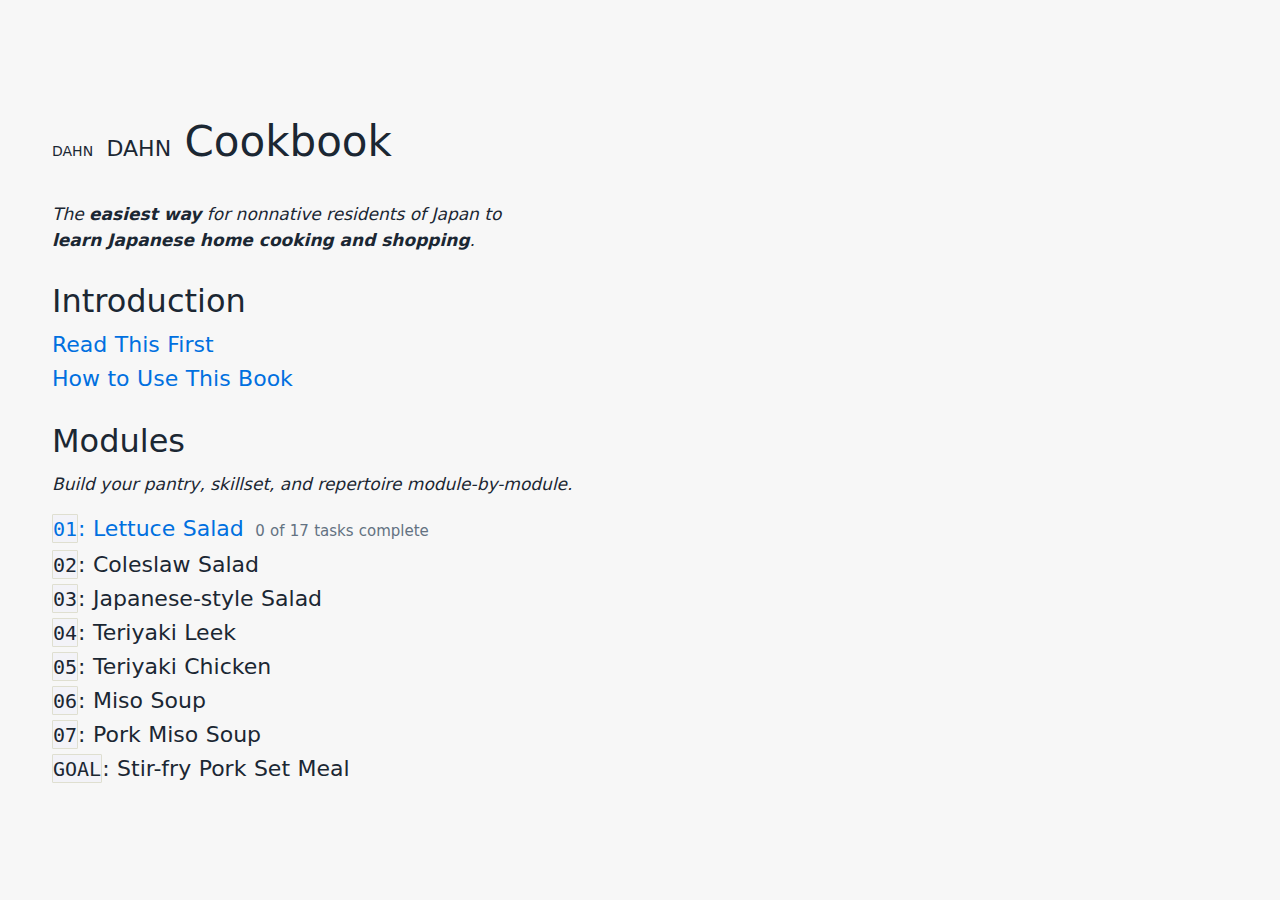
<file: index.html>
<!DOCTYPE html>
<html xmlns="http://www.w3.org/1999/xhtml" lang="" xml:lang="">
<head>
  <meta charset="utf-8" />
  <meta name="viewport" content="width=device-width, initial-scale=1.0, user-scalable=yes" />
  <title>Cookbook</title>
  <link rel="stylesheet" href="css/theme.css" />
  <link rel="stylesheet" href="css/skylighting-solarized-theme.css" />
</head>
<body>

<header>
  <h1 class="title">
    <span class="smallcaps" style="font-size: 14px; margin">DAHN</span>
    <span class="smallcaps" style="font-size: 22px">DAHN</span>
     Cookbook
  </h1>
</header>

<main>
  <em>The <strong>easiest way</strong> for nonnative residents of Japan to <br /><strong>learn Japanese home cooking and shopping</strong>.</em>
  <h1 id="read-this-first">Introduction</h1>
    <h2><a href="introduction">Read This First</a></h2>
    <h2><a href="how-to-use">How to Use This Book</a></h2>
  <h1 id="modules">Modules</h1>
    <em>Build your pantry, skillset, and repertoire module-by-module.</em>
    <h2>
      <a href="module-01">
        <code>01</code>: Lettuce Salad
      </a>
      <span id="module-01-progress" class="module-progress"></span>
    </h2>
    <h2><code>02</code>: Coleslaw Salad</h2>
    <h2><code>03</code>: Japanese-style Salad</h2>
    <h2><code>04</code>: Teriyaki Leek</h2>
    <h2><code>05</code>: Teriyaki Chicken</h2>
    <h2><code>06</code>: Miso Soup</h2>
    <h2><code>07</code>: Pork Miso Soup</h2>
    <h2><code>GOAL</code>: Stir-fry Pork Set Meal</h2>
</main>
<script type="module">
  import { todoItems, todoIdentifierFrom } from "/js/todo-items.js";
  const backEvent = (navigator.userAgent.match('iPhone') != null) ? 'popstate' : 'pageshow';
  window.addEventListener(backEvent, (event) => {
    const module01TodoItems = todoItems.filter(function(todoItem) {
      return todoItem["module-id"] === "01";
    });
    const module01TodoItemsComplete = module01TodoItems.filter(function(todoItem) {
      const todoIdentifier = todoIdentifierFrom(todoItem);
      const savedValue = localStorage.getItem(todoIdentifier);
      return savedValue === 'true'
    });
    const module01Progress = String(module01TodoItemsComplete.length) + " of " + String(module01TodoItems.length) + " tasks complete";
    let module01ProgressElement = document.getElementById("module-01-progress");
    module01ProgressElement.innerHTML = module01Progress;
  });
</script>
</body>
</html>
</file>
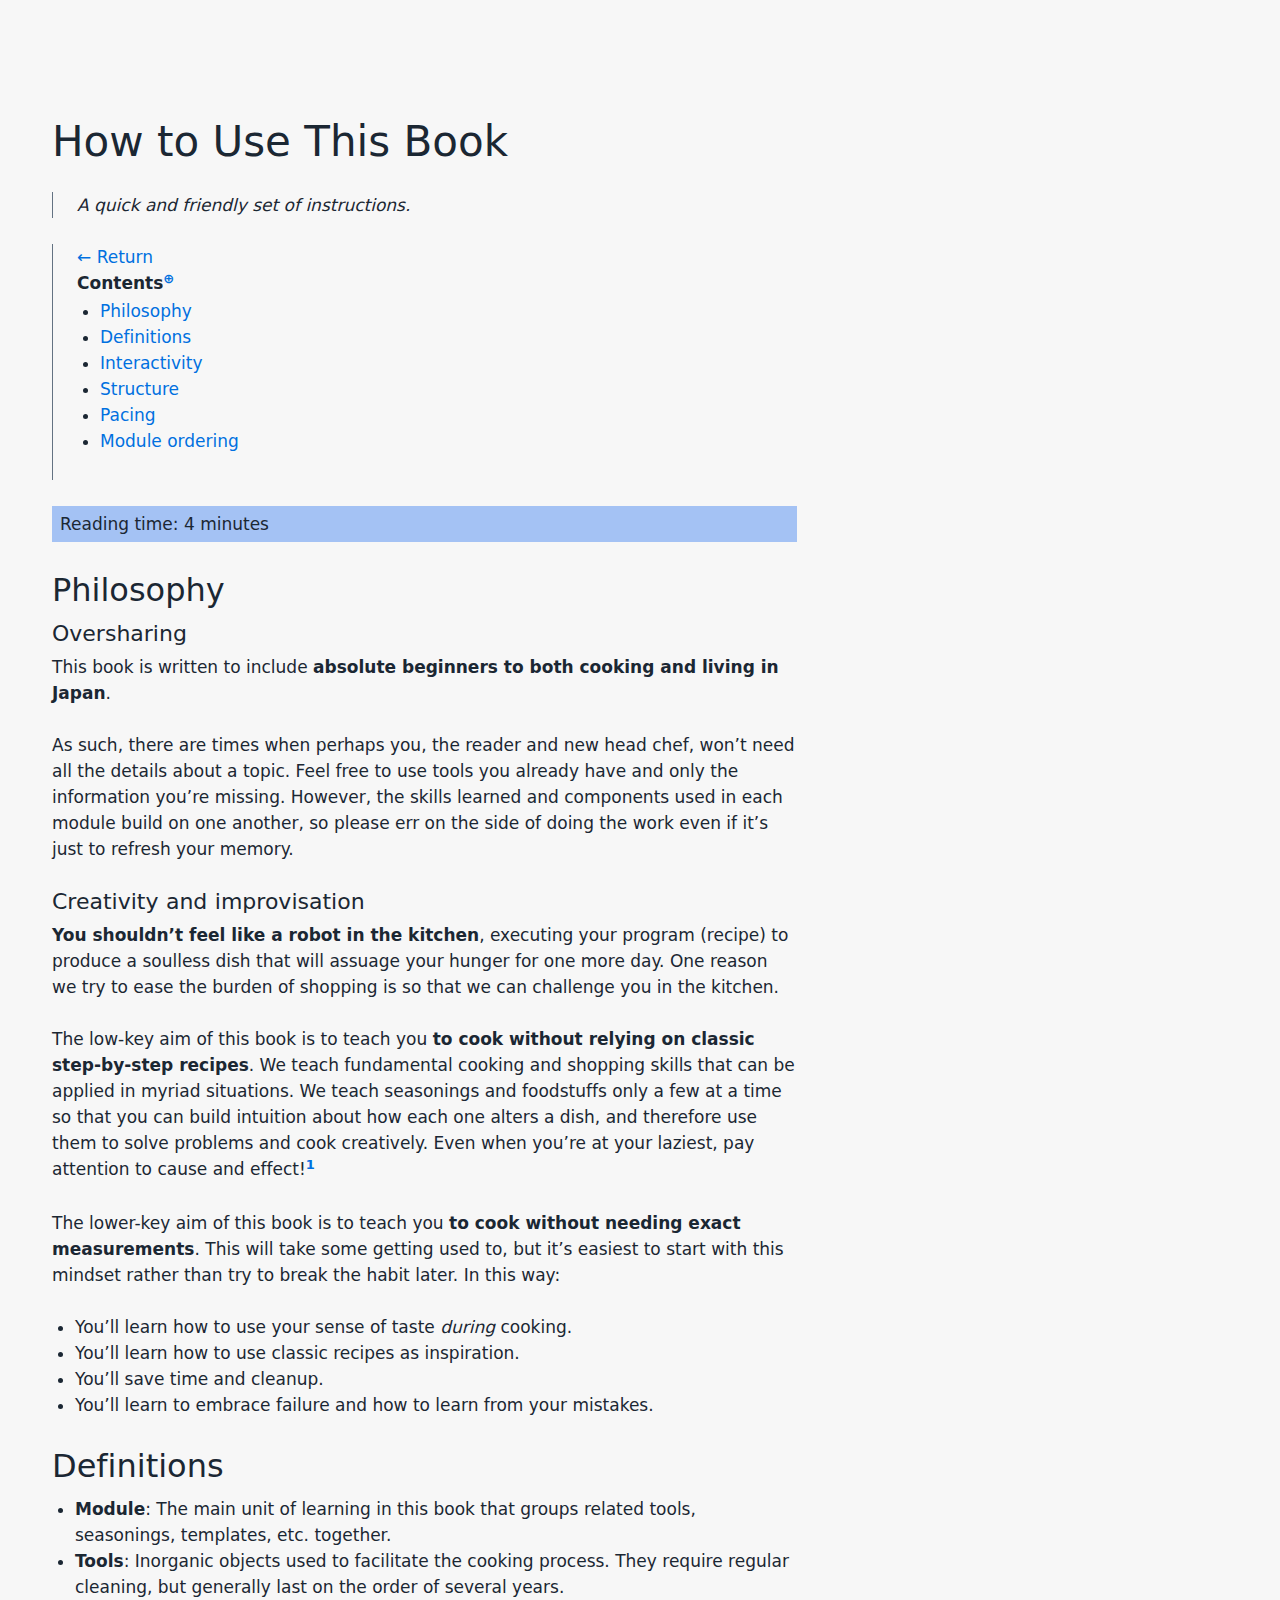
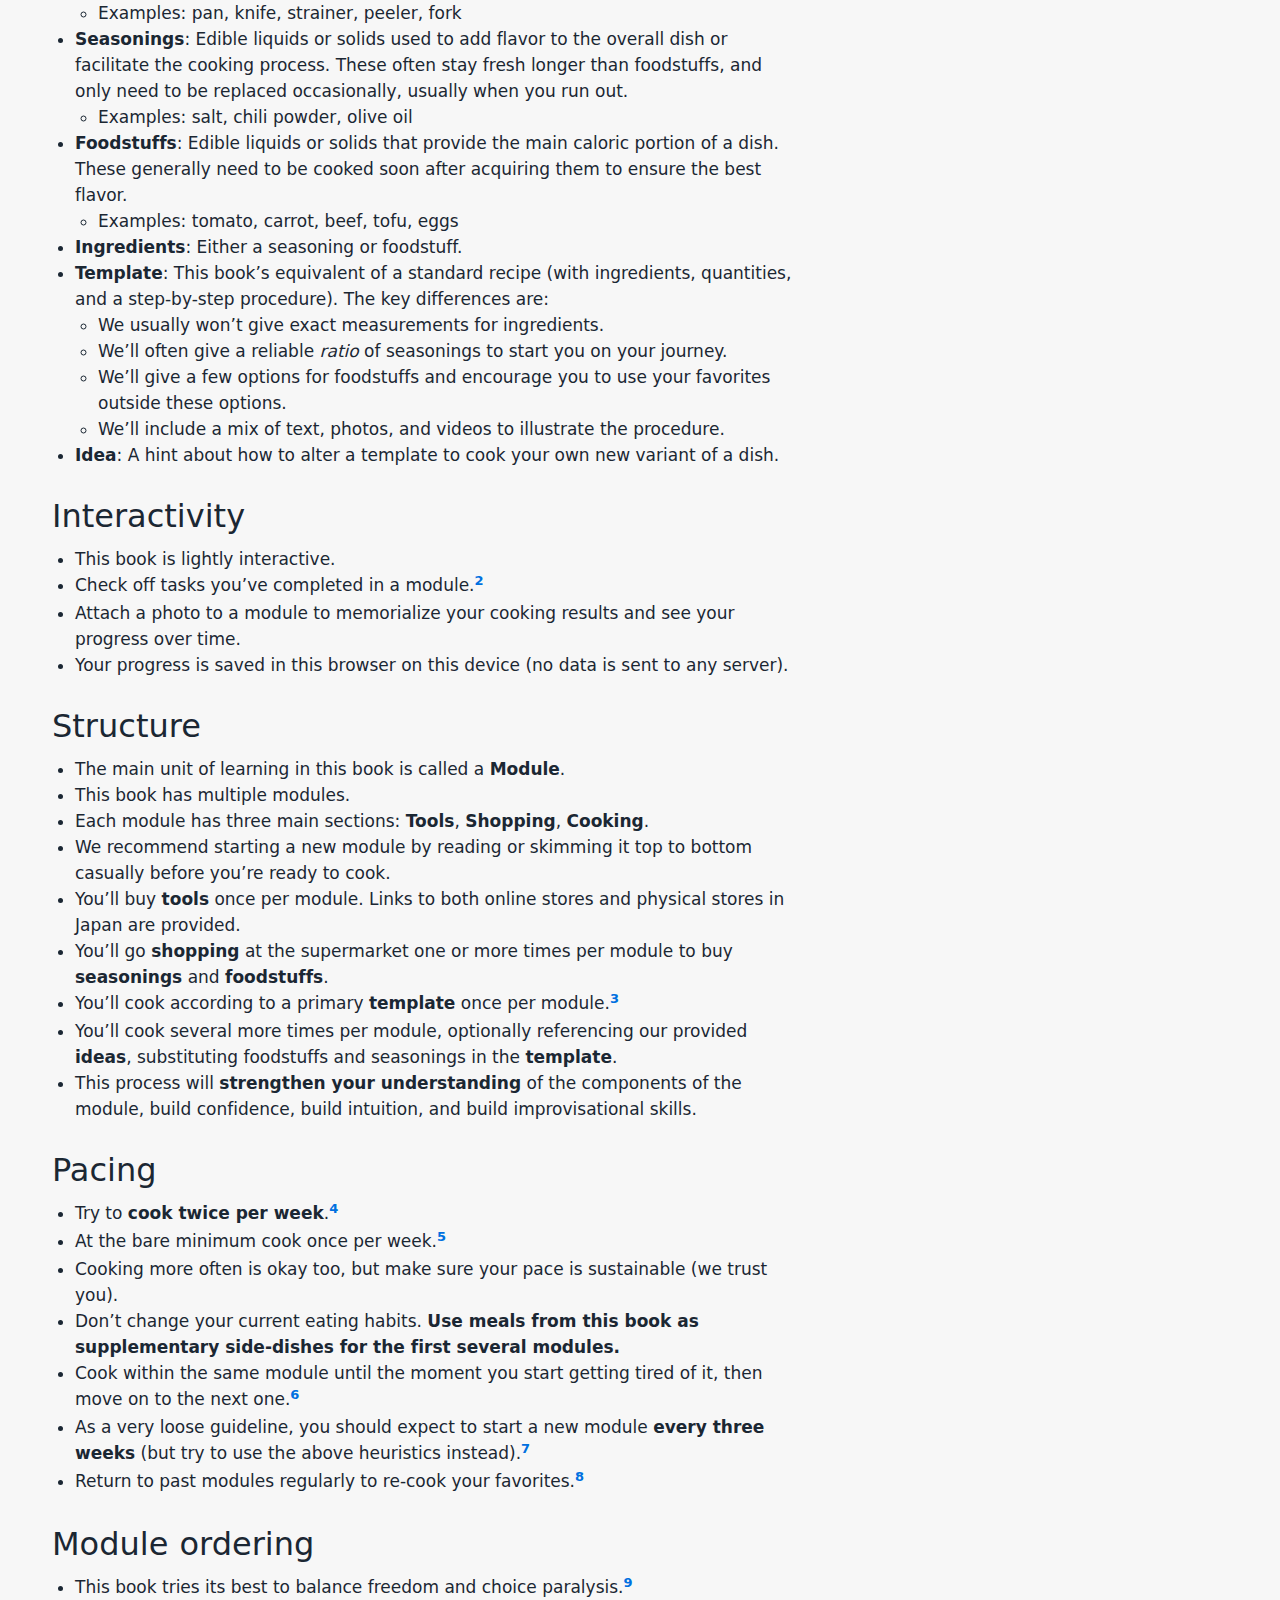
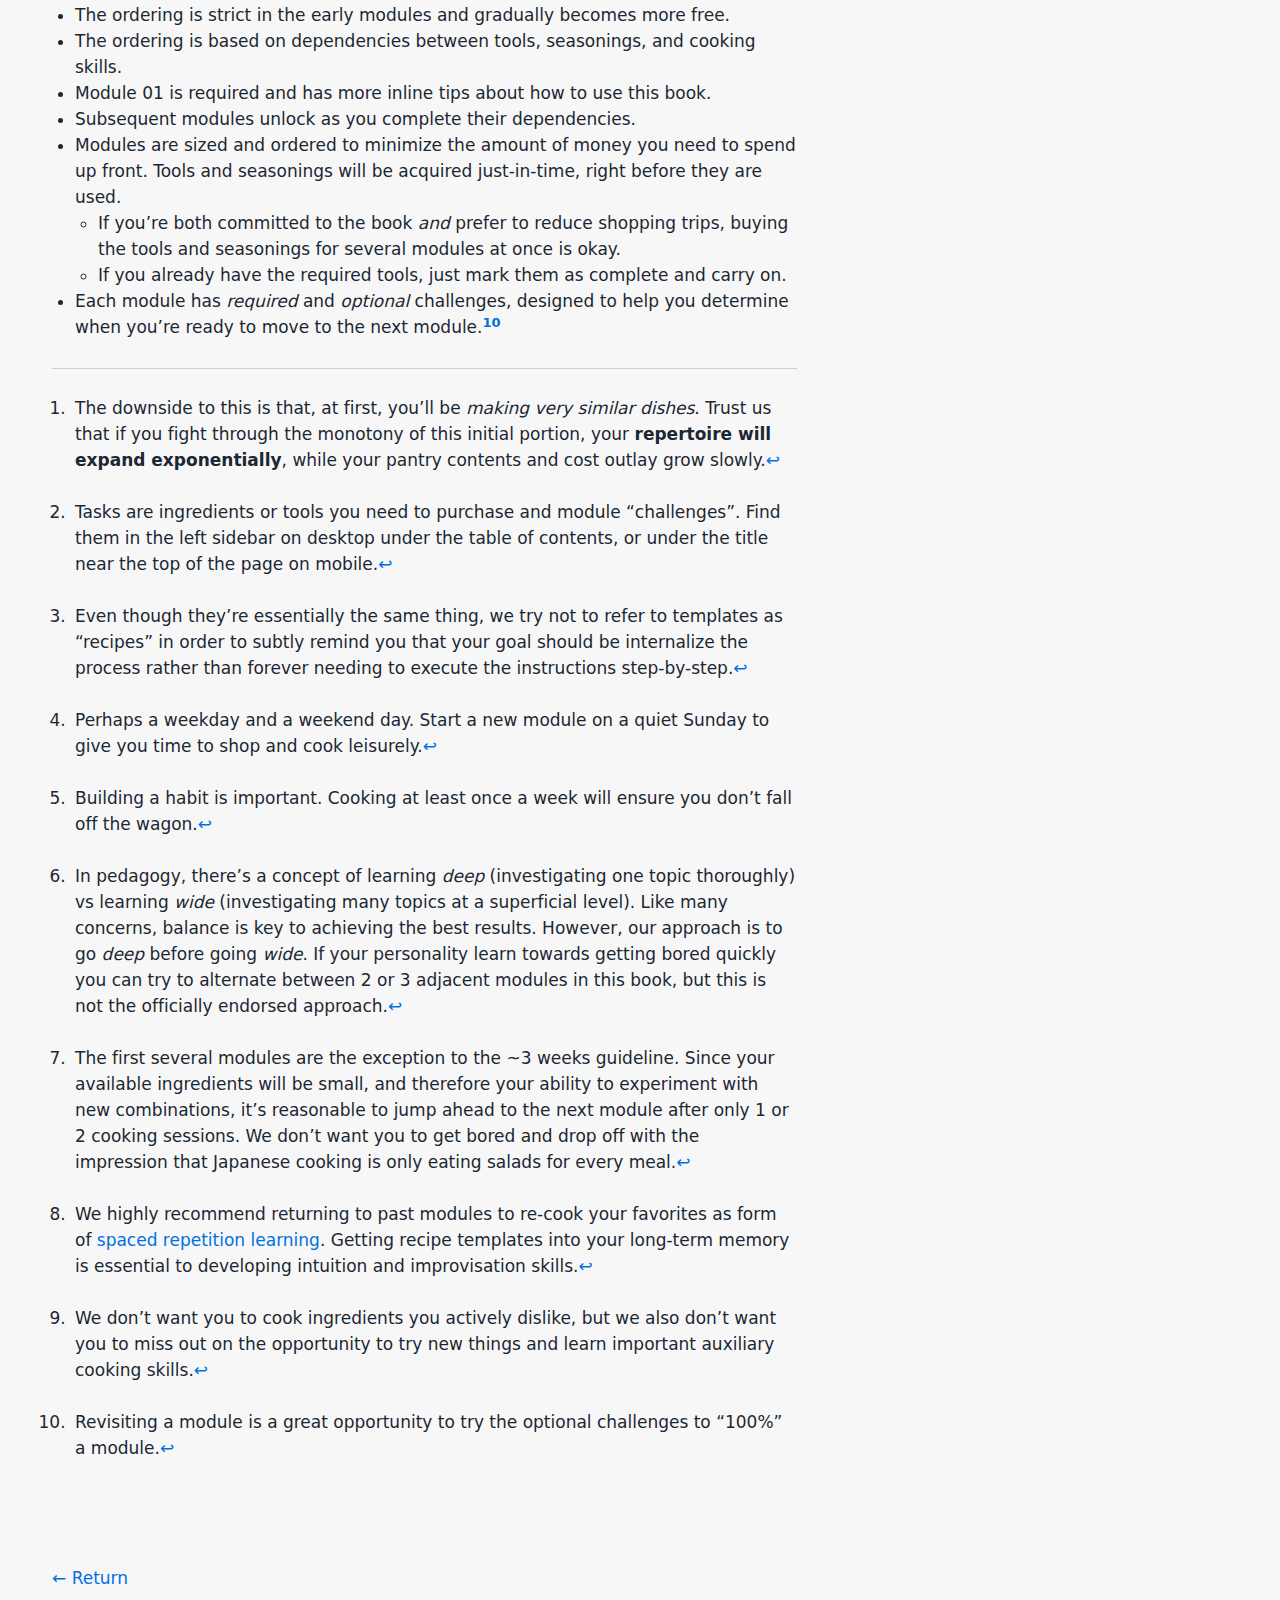
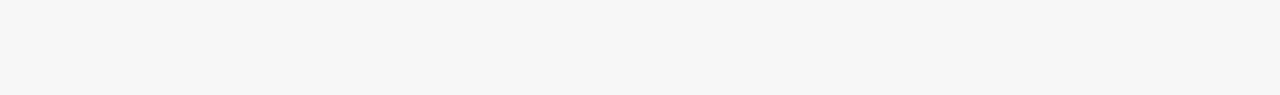
<file: how-to-use/index.html>
<!DOCTYPE html>
<html xmlns="http://www.w3.org/1999/xhtml" lang="" xml:lang="">
<head>
  <meta charset="utf-8" />
  <meta name="generator" content="pandoc-markdown-css-theme" />
  <meta name="viewport" content="width=device-width, initial-scale=1.0, user-scalable=yes" />
  <title>How to Use This Book</title>
  <link rel="stylesheet" href="../css/theme.css" />
  <link rel="stylesheet" href="../css/skylighting-solarized-theme.css" />
</head>
<body>

<header>
<h1 class="title">How to Use This Book</h1>
<blockquote class="metadata">
<p class="subtitle">A quick and friendly set of instructions.</p>
</blockquote>
</header>

<nav id="TOC" role="doc-toc">
    <a href="/">← Return</a><br>
    <strong>Contents</strong><label for="contents" class="toc-toggle-label">⊕</label>
  <input type="checkbox" id="contents" class="toc-toggle-input" checked>
  <ul>
  <li><a href="#philosophy" id="toc-philosophy">Philosophy</a></li>
  <li><a href="#definitions" id="toc-definitions">Definitions</a></li>
  <li><a href="#interactivity" id="toc-interactivity">Interactivity</a></li>
  <li><a href="#structure" id="toc-structure">Structure</a></li>
  <li><a href="#pacing" id="toc-pacing">Pacing</a></li>
  <li><a href="#module-ordering" id="toc-module-ordering">Module ordering</a></li>
  </ul>
  <br/>
  <strong id="checklist-title" hidden>Tasks</strong>
  <ul id="checklist" hidden>
    <li id="checklist-item-template" class="checklist-item" hidden>
        <input type="checkbox" id="checklist-item-input-example" name="example" />
        <label for="example">Example</label>
    </li>
  </ul>
</nav>

<main>
<div class="note blue">
<table>
<tbody>
<tr class="odd">
<td>Reading time: 4 minutes</td>
</tr>
</tbody>
</table>
</div>
<h1 id="philosophy">Philosophy</h1>
<h2 id="oversharing">Oversharing</h2>
<p>This book is written to include <strong>absolute beginners to both cooking and living in Japan</strong>.</p>
<p>As such, there are times when perhaps you, the reader and new head chef, won’t need all the details about a topic. Feel free to use tools you already have and only the information you’re missing. However, the skills learned and components used in each module build on one another, so please err on the side of doing the work even if it’s just to refresh your memory.</p>
<h2 id="creativity-and-improvisation">Creativity and improvisation</h2>
<p><strong>You shouldn’t feel like a robot in the kitchen</strong>, executing your program (recipe) to produce a soulless dish that will assuage your hunger for one more day. One reason we try to ease the burden of shopping is so that we can challenge you in the kitchen.</p>
<p>The low-key aim of this book is to teach you <strong>to cook without relying on classic step-by-step recipes</strong>. We teach fundamental cooking and shopping skills that can be applied in myriad situations. We teach seasonings and foodstuffs only a few at a time so that you can build intuition about how each one alters a dish, and therefore use them to solve problems and cook creatively. Even when you’re at your laziest, pay attention to cause and effect!<a href="#fn1" class="footnote-ref" id="fnref1" role="doc-noteref"><sup>1</sup></a></p>
<p>The lower-key aim of this book is to teach you <strong>to cook without needing exact measurements</strong>. This will take some getting used to, but it’s easiest to start with this mindset rather than try to break the habit later. In this way:</p>
<ul>
<li>You’ll learn how to use your sense of taste <em>during</em> cooking.</li>
<li>You’ll learn how to use classic recipes as inspiration.</li>
<li>You’ll save time and cleanup.</li>
<li>You’ll learn to embrace failure and how to learn from your mistakes.</li>
</ul>
<h1 id="definitions">Definitions</h1>
<ul>
<li><strong>Module</strong>: The main unit of learning in this book that groups related tools, seasonings, templates, etc. together.</li>
<li><strong>Tools</strong>: Inorganic objects used to facilitate the cooking process. They require regular cleaning, but generally last on the order of several years.
<ul>
<li>Examples: pan, knife, strainer, peeler, fork</li>
</ul></li>
<li><strong>Seasonings</strong>: Edible liquids or solids used to add flavor to the overall dish or facilitate the cooking process. These often stay fresh longer than foodstuffs, and only need to be replaced occasionally, usually when you run out.
<ul>
<li>Examples: salt, chili powder, olive oil</li>
</ul></li>
<li><strong>Foodstuffs</strong>: Edible liquids or solids that provide the main caloric portion of a dish. These generally need to be cooked soon after acquiring them to ensure the best flavor.
<ul>
<li>Examples: tomato, carrot, beef, tofu, eggs</li>
</ul></li>
<li><strong>Ingredients</strong>: Either a seasoning or foodstuff.</li>
<li><strong>Template</strong>: This book’s equivalent of a standard recipe (with ingredients, quantities, and a step-by-step procedure). The key differences are:
<ul>
<li>We usually won’t give exact measurements for ingredients.</li>
<li>We’ll often give a reliable <em>ratio</em> of seasonings to start you on your journey.</li>
<li>We’ll give a few options for foodstuffs and encourage you to use your favorites outside these options.</li>
<li>We’ll include a mix of text, photos, and videos to illustrate the procedure.</li>
</ul></li>
<li><strong>Idea</strong>: A hint about how to alter a template to cook your own new variant of a dish.</li>
</ul>
<h1 id="interactivity">Interactivity</h1>
<ul>
<li>This book is lightly interactive.</li>
<li>Check off tasks you’ve completed in a module.<a href="#fn2" class="footnote-ref" id="fnref2" role="doc-noteref"><sup>2</sup></a></li>
<li>Attach a photo to a module to memorialize your cooking results and see your progress over time.</li>
<li>Your progress is saved in this browser on this device (no data is sent to any server).</li>
</ul>
<h1 id="structure">Structure</h1>
<ul>
<li>The main unit of learning in this book is called a <strong>Module</strong>.</li>
<li>This book has multiple modules.</li>
<li>Each module has three main sections: <strong>Tools</strong>, <strong>Shopping</strong>, <strong>Cooking</strong>.</li>
<li>We recommend starting a new module by reading or skimming it top to bottom casually before you’re ready to cook.</li>
<li>You’ll buy <strong>tools</strong> once per module. Links to both online stores and physical stores in Japan are provided.</li>
<li>You’ll go <strong>shopping</strong> at the supermarket one or more times per module to buy <strong>seasonings</strong> and <strong>foodstuffs</strong>.</li>
<li>You’ll cook according to a primary <strong>template</strong> once per module.<a href="#fn3" class="footnote-ref" id="fnref3" role="doc-noteref"><sup>3</sup></a></li>
<li>You’ll cook several more times per module, optionally referencing our provided <strong>ideas</strong>, substituting foodstuffs and seasonings in the <strong>template</strong>.</li>
<li>This process will <strong>strengthen your understanding</strong> of the components of the module, build confidence, build intuition, and build improvisational skills.</li>
</ul>
<h1 id="pacing">Pacing</h1>
<ul>
<li>Try to <strong>cook twice per week</strong>.<a href="#fn4" class="footnote-ref" id="fnref4" role="doc-noteref"><sup>4</sup></a></li>
<li>At the bare minimum cook once per week.<a href="#fn5" class="footnote-ref" id="fnref5" role="doc-noteref"><sup>5</sup></a></li>
<li>Cooking more often is okay too, but make sure your pace is sustainable (we trust you).</li>
<li>Don’t change your current eating habits. <strong>Use meals from this book as supplementary side-dishes for the first several modules.</strong></li>
<li>Cook within the same module until the moment you start getting tired of it, then move on to the next one.<a href="#fn6" class="footnote-ref" id="fnref6" role="doc-noteref"><sup>6</sup></a></li>
<li>As a very loose guideline, you should expect to start a new module <strong>every three weeks</strong> (but try to use the above heuristics instead).<a href="#fn7" class="footnote-ref" id="fnref7" role="doc-noteref"><sup>7</sup></a></li>
<li>Return to past modules regularly to re-cook your favorites.<a href="#fn8" class="footnote-ref" id="fnref8" role="doc-noteref"><sup>8</sup></a></li>
</ul>
<h1 id="module-ordering">Module ordering</h1>
<ul>
<li>This book tries its best to balance freedom and choice paralysis.<a href="#fn9" class="footnote-ref" id="fnref9" role="doc-noteref"><sup>9</sup></a></li>
<li>The ordering is strict in the early modules and gradually becomes more free.</li>
<li>The ordering is based on dependencies between tools, seasonings, and cooking skills.</li>
<li>Module 01 is required and has more inline tips about how to use this book.</li>
<li>Subsequent modules unlock as you complete their dependencies.</li>
<li>Modules are sized and ordered to minimize the amount of money you need to spend up front. Tools and seasonings will be acquired just-in-time, right before they are used.
<ul>
<li>If you’re both committed to the book <em>and</em> prefer to reduce shopping trips, buying the tools and seasonings for several modules at once is okay.</li>
<li>If you already have the required tools, just mark them as complete and carry on.</li>
</ul></li>
<li>Each module has <em>required</em> and <em>optional</em> challenges, designed to help you determine when you’re ready to move to the next module.<a href="#fn10" class="footnote-ref" id="fnref10" role="doc-noteref"><sup>10</sup></a></li>
</ul>
<section id="footnotes" class="footnotes footnotes-end-of-document" role="doc-endnotes">
<hr />
<ol>
<li id="fn1"><p>The downside to this is that, at first, you’ll be <em>making very similar dishes</em>. Trust us that if you fight through the monotony of this initial portion, your <strong>repertoire will expand exponentially</strong>, while your pantry contents and cost outlay grow slowly.<a href="#fnref1" class="footnote-back" role="doc-backlink">↩︎</a></p></li>
<li id="fn2"><p>Tasks are ingredients or tools you need to purchase and module “challenges”. Find them in the left sidebar on desktop under the table of contents, or under the title near the top of the page on mobile.<a href="#fnref2" class="footnote-back" role="doc-backlink">↩︎</a></p></li>
<li id="fn3"><p>Even though they’re essentially the same thing, we try not to refer to templates as “recipes” in order to subtly remind you that your goal should be internalize the process rather than forever needing to execute the instructions step-by-step.<a href="#fnref3" class="footnote-back" role="doc-backlink">↩︎</a></p></li>
<li id="fn4"><p>Perhaps a weekday and a weekend day. Start a new module on a quiet Sunday to give you time to shop and cook leisurely.<a href="#fnref4" class="footnote-back" role="doc-backlink">↩︎</a></p></li>
<li id="fn5"><p>Building a habit is important. Cooking at least once a week will ensure you don’t fall off the wagon.<a href="#fnref5" class="footnote-back" role="doc-backlink">↩︎</a></p></li>
<li id="fn6"><p>In pedagogy, there’s a concept of learning <em>deep</em> (investigating one topic thoroughly) vs learning <em>wide</em> (investigating many topics at a superficial level). Like many concerns, balance is key to achieving the best results. However, our approach is to go <em>deep</em> before going <em>wide</em>. If your personality learn towards getting bored quickly you can try to alternate between 2 or 3 adjacent modules in this book, but this is not the officially endorsed approach.<a href="#fnref6" class="footnote-back" role="doc-backlink">↩︎</a></p></li>
<li id="fn7"><p>The first several modules are the exception to the ~3 weeks guideline. Since your available ingredients will be small, and therefore your ability to experiment with new combinations, it’s reasonable to jump ahead to the next module after only 1 or 2 cooking sessions. We don’t want you to get bored and drop off with the impression that Japanese cooking is only eating salads for every meal.<a href="#fnref7" class="footnote-back" role="doc-backlink">↩︎</a></p></li>
<li id="fn8"><p>We highly recommend returning to past modules to re-cook your favorites as form of <a href="https://en.wikipedia.org/wiki/Spaced_repetition">spaced repetition learning</a>. Getting recipe templates into your long-term memory is essential to developing intuition and improvisation skills.<a href="#fnref8" class="footnote-back" role="doc-backlink">↩︎</a></p></li>
<li id="fn9"><p>We don’t want you to cook ingredients you actively dislike, but we also don’t want you to miss out on the opportunity to try new things and learn important auxiliary cooking skills.<a href="#fnref9" class="footnote-back" role="doc-backlink">↩︎</a></p></li>
<li id="fn10"><p>Revisiting a module is a great opportunity to try the optional challenges to “100%” a module.<a href="#fnref10" class="footnote-back" role="doc-backlink">↩︎</a></p></li>
</ol>
</section>
</main>

<footer>
<p class="signoff">
  <a href="/">← Return</a>
</p>
</footer>
<script>
;(function() {
  // Non-essential if user has JavaScript off. Just makes checkboxes look nicer.
  var selector = '.task-list > li > input[type="checkbox"]';
  var checkboxes = document.querySelectorAll(selector);
  Array.from(checkboxes).forEach((checkbox) => {
    var wasChecked = checkbox.checked;
    checkbox.disabled = false;
    checkbox.addEventListener('click', (ev) => {ev.target.checked = wasChecked});
  });
})();
</script>
<script type="module">
import { todoItems, todoIdentifierFrom } from "/js/todo-items.js";
;(function() {
  // HACK: Only enable the checklist for Module 01
  if (document.title !== "Module 01") {
    return;
  }

  let checklist = document.getElementById('checklist');
  let checklistTitle = document.getElementById('checklist-title');
  let checklistItemTemplate = document.getElementById('checklist-item-template');

  checklist.removeAttribute("hidden");
  checklistTitle.removeAttribute("hidden");

  todoItems.forEach(function(todoItem) {
    const todoIdentifier = todoIdentifierFrom(todoItem);
    const todoName = todoItem["name"];
    let newChecklistItem = checklistItemTemplate.cloneNode(true);
    newChecklistItem.setAttribute("id", "checklist-item-" + todoIdentifier);
    newChecklistItem.removeAttribute("hidden");
    let newChecklistItemInput = newChecklistItem.querySelector("input");
    const newChecklistItemInputID = "checklist-item-input-" + todoIdentifier
    newChecklistItemInput.setAttribute("id", newChecklistItemInputID);
    newChecklistItemInput.setAttribute("name", todoIdentifier);
    let newChecklistItemLabel = newChecklistItem.querySelector("label");
    newChecklistItemLabel.setAttribute("for", newChecklistItemInputID);
    newChecklistItemLabel.innerHTML = todoName;

    // check the local storage for the saved value
    const savedValue = localStorage.getItem(todoIdentifier);

    // if a saved value exists, update the checkbox state
    if (savedValue !== null) {
      newChecklistItemInput.checked = (savedValue === 'true');
    } else {
      newChecklistItemInput.checked = false;
    }

    // add an event listener to the checkbox element
    newChecklistItemInput.addEventListener('change', function() {
      // get the current state of the checkbox
      const isChecked = newChecklistItemInput.checked.toString();

      // save the current state to local storage
      localStorage.setItem(todoIdentifier, isChecked);
    });

    checklist.appendChild(newChecklistItem);
  });
})();
</script>
</body>
</html>
</file>
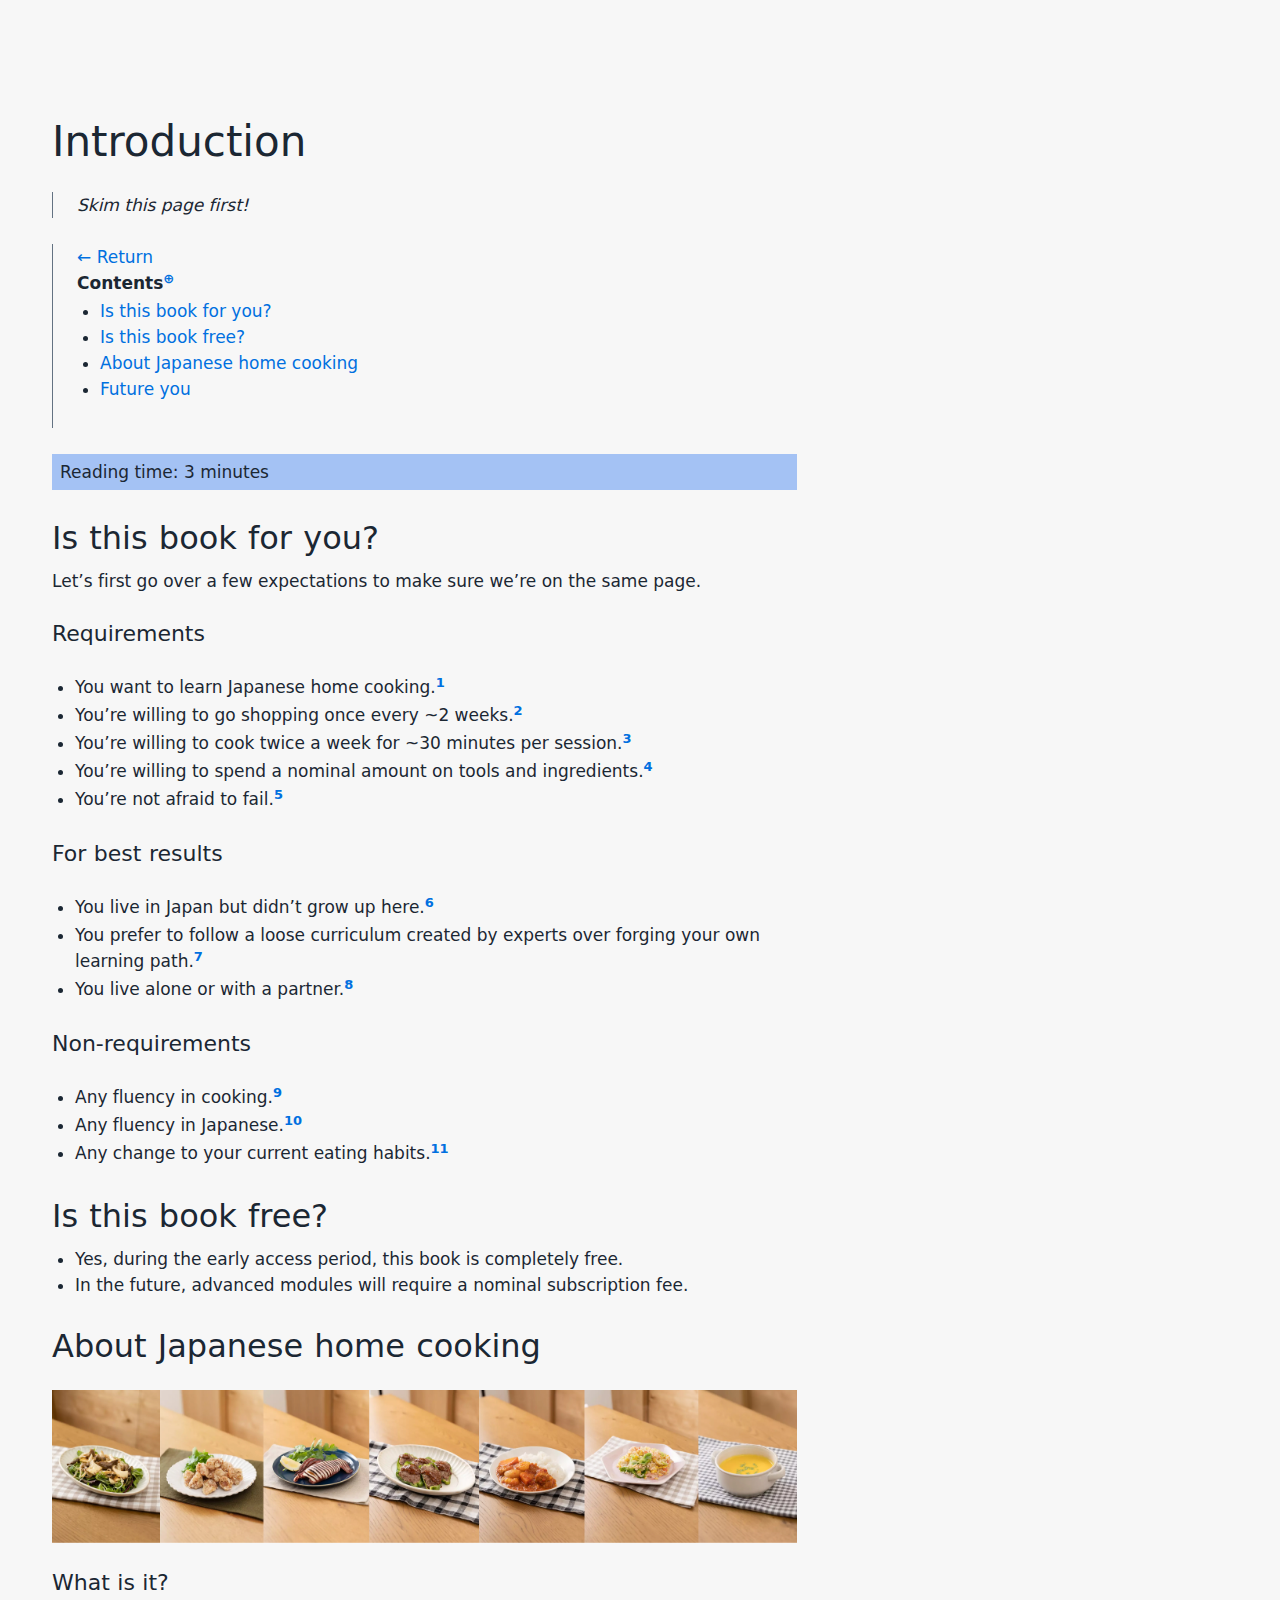
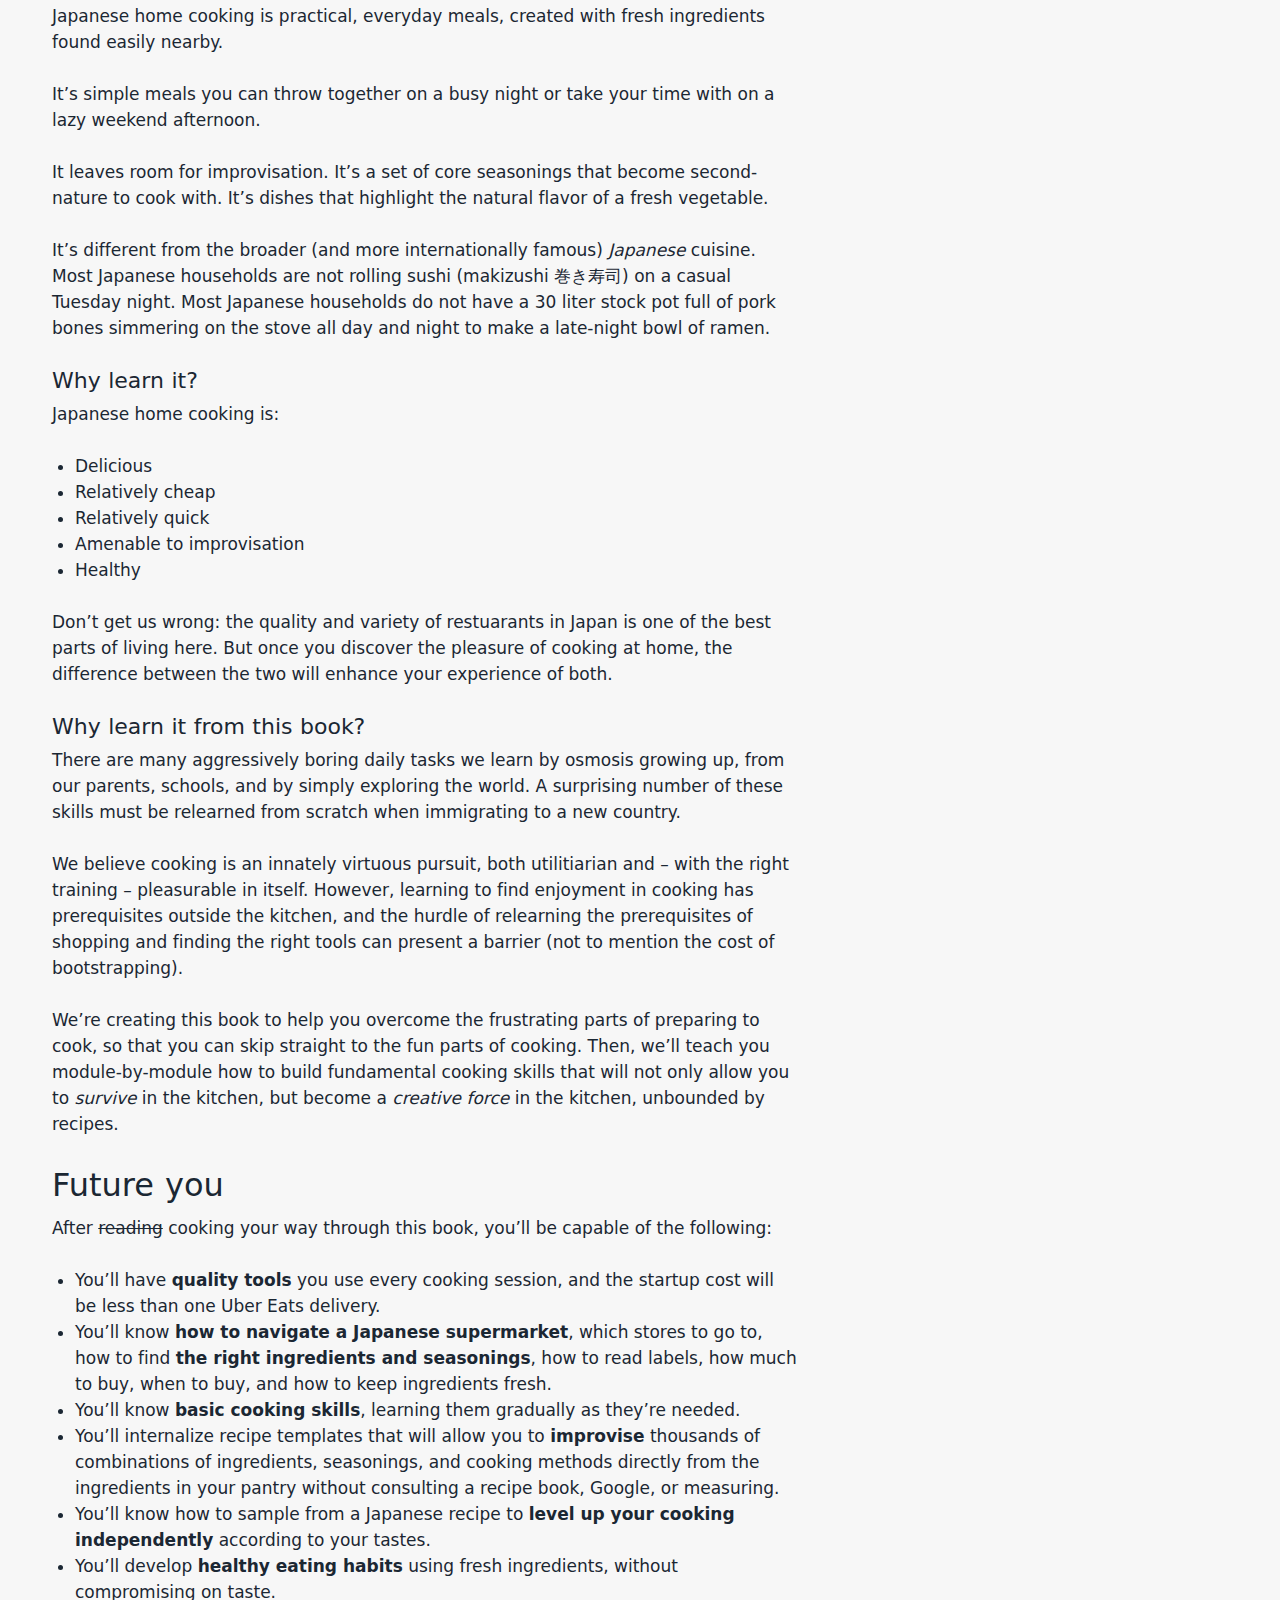
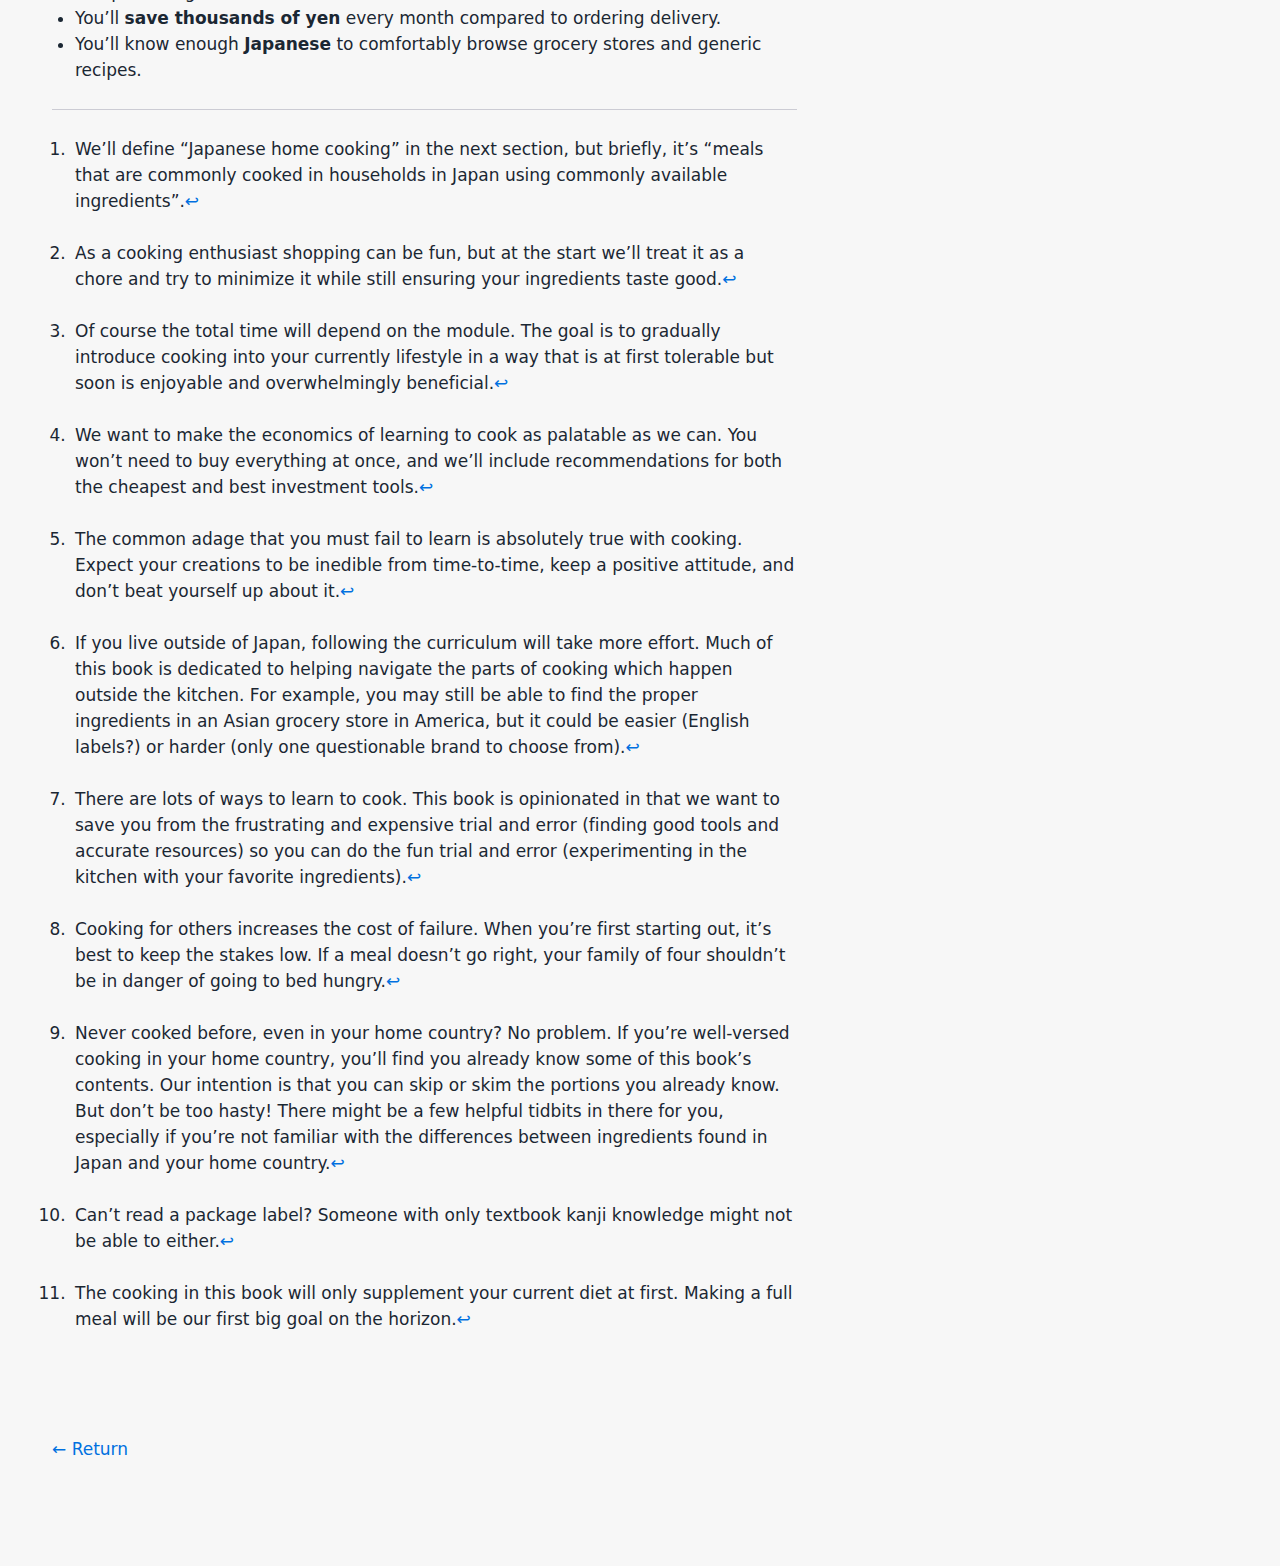
<file: introduction/index.html>
<!DOCTYPE html>
<html xmlns="http://www.w3.org/1999/xhtml" lang="" xml:lang="">
<head>
  <meta charset="utf-8" />
  <meta name="generator" content="pandoc-markdown-css-theme" />
  <meta name="viewport" content="width=device-width, initial-scale=1.0, user-scalable=yes" />
  <title>Introduction</title>
  <link rel="stylesheet" href="../css/theme.css" />
  <link rel="stylesheet" href="../css/skylighting-solarized-theme.css" />
</head>
<body>

<header>
<h1 class="title">Introduction</h1>
<blockquote class="metadata">
<p class="subtitle">Skim this page first!</p>
</blockquote>
</header>

<nav id="TOC" role="doc-toc">
    <a href="/">← Return</a><br>
    <strong>Contents</strong><label for="contents" class="toc-toggle-label">⊕</label>
  <input type="checkbox" id="contents" class="toc-toggle-input" checked>
  <ul>
  <li><a href="#is-this-book-for-you" id="toc-is-this-book-for-you">Is this book for you?</a></li>
  <li><a href="#is-this-book-free" id="toc-is-this-book-free">Is this book free?</a></li>
  <li><a href="#about-japanese-home-cooking" id="toc-about-japanese-home-cooking">About Japanese home cooking</a></li>
  <li><a href="#future-you" id="toc-future-you">Future you</a></li>
  </ul>
  <br/>
  <strong id="checklist-title" hidden>Tasks</strong>
  <ul id="checklist" hidden>
    <li id="checklist-item-template" class="checklist-item" hidden>
        <input type="checkbox" id="checklist-item-input-example" name="example" />
        <label for="example">Example</label>
    </li>
  </ul>
</nav>

<main>
<div class="note blue">
<table>
<tbody>
<tr class="odd">
<td>Reading time: 3 minutes</td>
</tr>
</tbody>
</table>
</div>
<h1 id="is-this-book-for-you">Is this book for you?</h1>
<p>Let’s first go over a few expectations to make sure we’re on the same page.</p>
<h2 id="requirements">Requirements</h2>
<ul>
<li>You want to learn Japanese home cooking.<a href="#fn1" class="footnote-ref" id="fnref1" role="doc-noteref"><sup>1</sup></a></li>
<li>You’re willing to go shopping once every ~2 weeks.<a href="#fn2" class="footnote-ref" id="fnref2" role="doc-noteref"><sup>2</sup></a></li>
<li>You’re willing to cook twice a week for ~30 minutes per session.<a href="#fn3" class="footnote-ref" id="fnref3" role="doc-noteref"><sup>3</sup></a></li>
<li>You’re willing to spend a nominal amount on tools and ingredients.<a href="#fn4" class="footnote-ref" id="fnref4" role="doc-noteref"><sup>4</sup></a></li>
<li>You’re not afraid to fail.<a href="#fn5" class="footnote-ref" id="fnref5" role="doc-noteref"><sup>5</sup></a></li>
</ul>
<h2 id="for-best-results">For best results</h2>
<ul>
<li>You live in Japan but didn’t grow up here.<a href="#fn6" class="footnote-ref" id="fnref6" role="doc-noteref"><sup>6</sup></a></li>
<li>You prefer to follow a loose curriculum created by experts over forging your own learning path.<a href="#fn7" class="footnote-ref" id="fnref7" role="doc-noteref"><sup>7</sup></a></li>
<li>You live alone or with a partner.<a href="#fn8" class="footnote-ref" id="fnref8" role="doc-noteref"><sup>8</sup></a></li>
</ul>
<h2 id="non-requirements">Non-requirements</h2>
<ul>
<li>Any fluency in cooking.<a href="#fn9" class="footnote-ref" id="fnref9" role="doc-noteref"><sup>9</sup></a></li>
<li>Any fluency in Japanese.<a href="#fn10" class="footnote-ref" id="fnref10" role="doc-noteref"><sup>10</sup></a></li>
<li>Any change to your current eating habits.<a href="#fn11" class="footnote-ref" id="fnref11" role="doc-noteref"><sup>11</sup></a></li>
</ul>
<h1 id="is-this-book-free">Is this book free?</h1>
<ul>
<li>Yes, during the early access period, this book is completely free.</li>
<li>In the future, advanced modules will require a nominal subscription fee.</li>
</ul>
<h1 id="about-japanese-home-cooking">About Japanese home cooking</h1>
<p><img src="/img/introduction-japanese-home-cooking.jpg" /></p>
<h2 id="what-is-it">What is it?</h2>
<p>Japanese home cooking is practical, everyday meals, created with fresh ingredients found easily nearby.</p>
<p>It’s simple meals you can throw together on a busy night or take your time with on a lazy weekend afternoon.</p>
<p>It leaves room for improvisation. It’s a set of core seasonings that become second-nature to cook with. It’s dishes that highlight the natural flavor of a fresh vegetable.</p>
<p>It’s different from the broader (and more internationally famous) <em>Japanese</em> cuisine. Most Japanese households are not rolling sushi (makizushi 巻き寿司) on a casual Tuesday night. Most Japanese households do not have a 30 liter stock pot full of pork bones simmering on the stove all day and night to make a late-night bowl of ramen.</p>
<h2 id="why-learn-it">Why learn it?</h2>
<p>Japanese home cooking is:</p>
<ul>
<li>Delicious</li>
<li>Relatively cheap</li>
<li>Relatively quick</li>
<li>Amenable to improvisation</li>
<li>Healthy</li>
</ul>
<p>Don’t get us wrong: the quality and variety of restuarants in Japan is one of the best parts of living here. But once you discover the pleasure of cooking at home, the difference between the two will enhance your experience of both.</p>
<h2 id="why-learn-it-from-this-book">Why learn it from this book?</h2>
<p>There are many aggressively boring daily tasks we learn by osmosis growing up, from our parents, schools, and by simply exploring the world. A surprising number of these skills must be relearned from scratch when immigrating to a new country.</p>
<p>We believe cooking is an innately virtuous pursuit, both utilitiarian and – with the right training – pleasurable in itself. However, learning to find enjoyment in cooking has prerequisites outside the kitchen, and the hurdle of relearning the prerequisites of shopping and finding the right tools can present a barrier (not to mention the cost of bootstrapping).</p>
<p>We’re creating this book to help you overcome the frustrating parts of preparing to cook, so that you can skip straight to the fun parts of cooking. Then, we’ll teach you module-by-module how to build fundamental cooking skills that will not only allow you to <em>survive</em> in the kitchen, but become a <em>creative force</em> in the kitchen, unbounded by recipes.</p>
<h1 id="future-you">Future you</h1>
<p>After <del>reading</del> cooking your way through this book, you’ll be capable of the following:</p>
<ul>
<li>You’ll have <strong>quality tools</strong> you use every cooking session, and the startup cost will be less than one Uber Eats delivery.</li>
<li>You’ll know <strong>how to navigate a Japanese supermarket</strong>, which stores to go to, how to find <strong>the right ingredients and seasonings</strong>, how to read labels, how much to buy, when to buy, and how to keep ingredients fresh.</li>
<li>You’ll know <strong>basic cooking skills</strong>, learning them gradually as they’re needed.</li>
<li>You’ll internalize recipe templates that will allow you to <strong>improvise</strong> thousands of combinations of ingredients, seasonings, and cooking methods directly from the ingredients in your pantry without consulting a recipe book, Google, or measuring.</li>
<li>You’ll know how to sample from a Japanese recipe to <strong>level up your cooking independently</strong> according to your tastes.</li>
<li>You’ll develop <strong>healthy eating habits</strong> using fresh ingredients, without compromising on taste.</li>
<li>You’ll <strong>save thousands of yen</strong> every month compared to ordering delivery.</li>
<li>You’ll know enough <strong>Japanese</strong> to comfortably browse grocery stores and generic recipes.</li>
</ul>
<section id="footnotes" class="footnotes footnotes-end-of-document" role="doc-endnotes">
<hr />
<ol>
<li id="fn1"><p>We’ll define “Japanese home cooking” in the next section, but briefly, it’s “meals that are commonly cooked in households in Japan using commonly available ingredients”.<a href="#fnref1" class="footnote-back" role="doc-backlink">↩︎</a></p></li>
<li id="fn2"><p>As a cooking enthusiast shopping can be fun, but at the start we’ll treat it as a chore and try to minimize it while still ensuring your ingredients taste good.<a href="#fnref2" class="footnote-back" role="doc-backlink">↩︎</a></p></li>
<li id="fn3"><p>Of course the total time will depend on the module. The goal is to gradually introduce cooking into your currently lifestyle in a way that is at first tolerable but soon is enjoyable and overwhelmingly beneficial.<a href="#fnref3" class="footnote-back" role="doc-backlink">↩︎</a></p></li>
<li id="fn4"><p>We want to make the economics of learning to cook as palatable as we can. You won’t need to buy everything at once, and we’ll include recommendations for both the cheapest and best investment tools.<a href="#fnref4" class="footnote-back" role="doc-backlink">↩︎</a></p></li>
<li id="fn5"><p>The common adage that you must fail to learn is absolutely true with cooking. Expect your creations to be inedible from time-to-time, keep a positive attitude, and don’t beat yourself up about it.<a href="#fnref5" class="footnote-back" role="doc-backlink">↩︎</a></p></li>
<li id="fn6"><p>If you live outside of Japan, following the curriculum will take more effort. Much of this book is dedicated to helping navigate the parts of cooking which happen outside the kitchen. For example, you may still be able to find the proper ingredients in an Asian grocery store in America, but it could be easier (English labels?) or harder (only one questionable brand to choose from).<a href="#fnref6" class="footnote-back" role="doc-backlink">↩︎</a></p></li>
<li id="fn7"><p>There are lots of ways to learn to cook. This book is opinionated in that we want to save you from the frustrating and expensive trial and error (finding good tools and accurate resources) so you can do the fun trial and error (experimenting in the kitchen with your favorite ingredients).<a href="#fnref7" class="footnote-back" role="doc-backlink">↩︎</a></p></li>
<li id="fn8"><p>Cooking for others increases the cost of failure. When you’re first starting out, it’s best to keep the stakes low. If a meal doesn’t go right, your family of four shouldn’t be in danger of going to bed hungry.<a href="#fnref8" class="footnote-back" role="doc-backlink">↩︎</a></p></li>
<li id="fn9"><p>Never cooked before, even in your home country? No problem. If you’re well-versed cooking in your home country, you’ll find you already know some of this book’s contents. Our intention is that you can skip or skim the portions you already know. But don’t be too hasty! There might be a few helpful tidbits in there for you, especially if you’re not familiar with the differences between ingredients found in Japan and your home country.<a href="#fnref9" class="footnote-back" role="doc-backlink">↩︎</a></p></li>
<li id="fn10"><p>Can’t read a package label? Someone with only textbook kanji knowledge might not be able to either.<a href="#fnref10" class="footnote-back" role="doc-backlink">↩︎</a></p></li>
<li id="fn11"><p>The cooking in this book will only supplement your current diet at first. Making a full meal will be our first big goal on the horizon.<a href="#fnref11" class="footnote-back" role="doc-backlink">↩︎</a></p></li>
</ol>
</section>
</main>

<footer>
<p class="signoff">
  <a href="/">← Return</a>
</p>
</footer>
<script>
;(function() {
  // Non-essential if user has JavaScript off. Just makes checkboxes look nicer.
  var selector = '.task-list > li > input[type="checkbox"]';
  var checkboxes = document.querySelectorAll(selector);
  Array.from(checkboxes).forEach((checkbox) => {
    var wasChecked = checkbox.checked;
    checkbox.disabled = false;
    checkbox.addEventListener('click', (ev) => {ev.target.checked = wasChecked});
  });
})();
</script>
<script type="module">
import { todoItems, todoIdentifierFrom } from "/js/todo-items.js";
;(function() {
  // HACK: Only enable the checklist for Module 01
  if (document.title !== "Module 01") {
    return;
  }

  let checklist = document.getElementById('checklist');
  let checklistTitle = document.getElementById('checklist-title');
  let checklistItemTemplate = document.getElementById('checklist-item-template');

  checklist.removeAttribute("hidden");
  checklistTitle.removeAttribute("hidden");

  todoItems.forEach(function(todoItem) {
    const todoIdentifier = todoIdentifierFrom(todoItem);
    const todoName = todoItem["name"];
    let newChecklistItem = checklistItemTemplate.cloneNode(true);
    newChecklistItem.setAttribute("id", "checklist-item-" + todoIdentifier);
    newChecklistItem.removeAttribute("hidden");
    let newChecklistItemInput = newChecklistItem.querySelector("input");
    const newChecklistItemInputID = "checklist-item-input-" + todoIdentifier
    newChecklistItemInput.setAttribute("id", newChecklistItemInputID);
    newChecklistItemInput.setAttribute("name", todoIdentifier);
    let newChecklistItemLabel = newChecklistItem.querySelector("label");
    newChecklistItemLabel.setAttribute("for", newChecklistItemInputID);
    newChecklistItemLabel.innerHTML = todoName;

    // check the local storage for the saved value
    const savedValue = localStorage.getItem(todoIdentifier);

    // if a saved value exists, update the checkbox state
    if (savedValue !== null) {
      newChecklistItemInput.checked = (savedValue === 'true');
    } else {
      newChecklistItemInput.checked = false;
    }

    // add an event listener to the checkbox element
    newChecklistItemInput.addEventListener('change', function() {
      // get the current state of the checkbox
      const isChecked = newChecklistItemInput.checked.toString();

      // save the current state to local storage
      localStorage.setItem(todoIdentifier, isChecked);
    });

    checklist.appendChild(newChecklistItem);
  });
})();
</script>
</body>
</html>
</file>
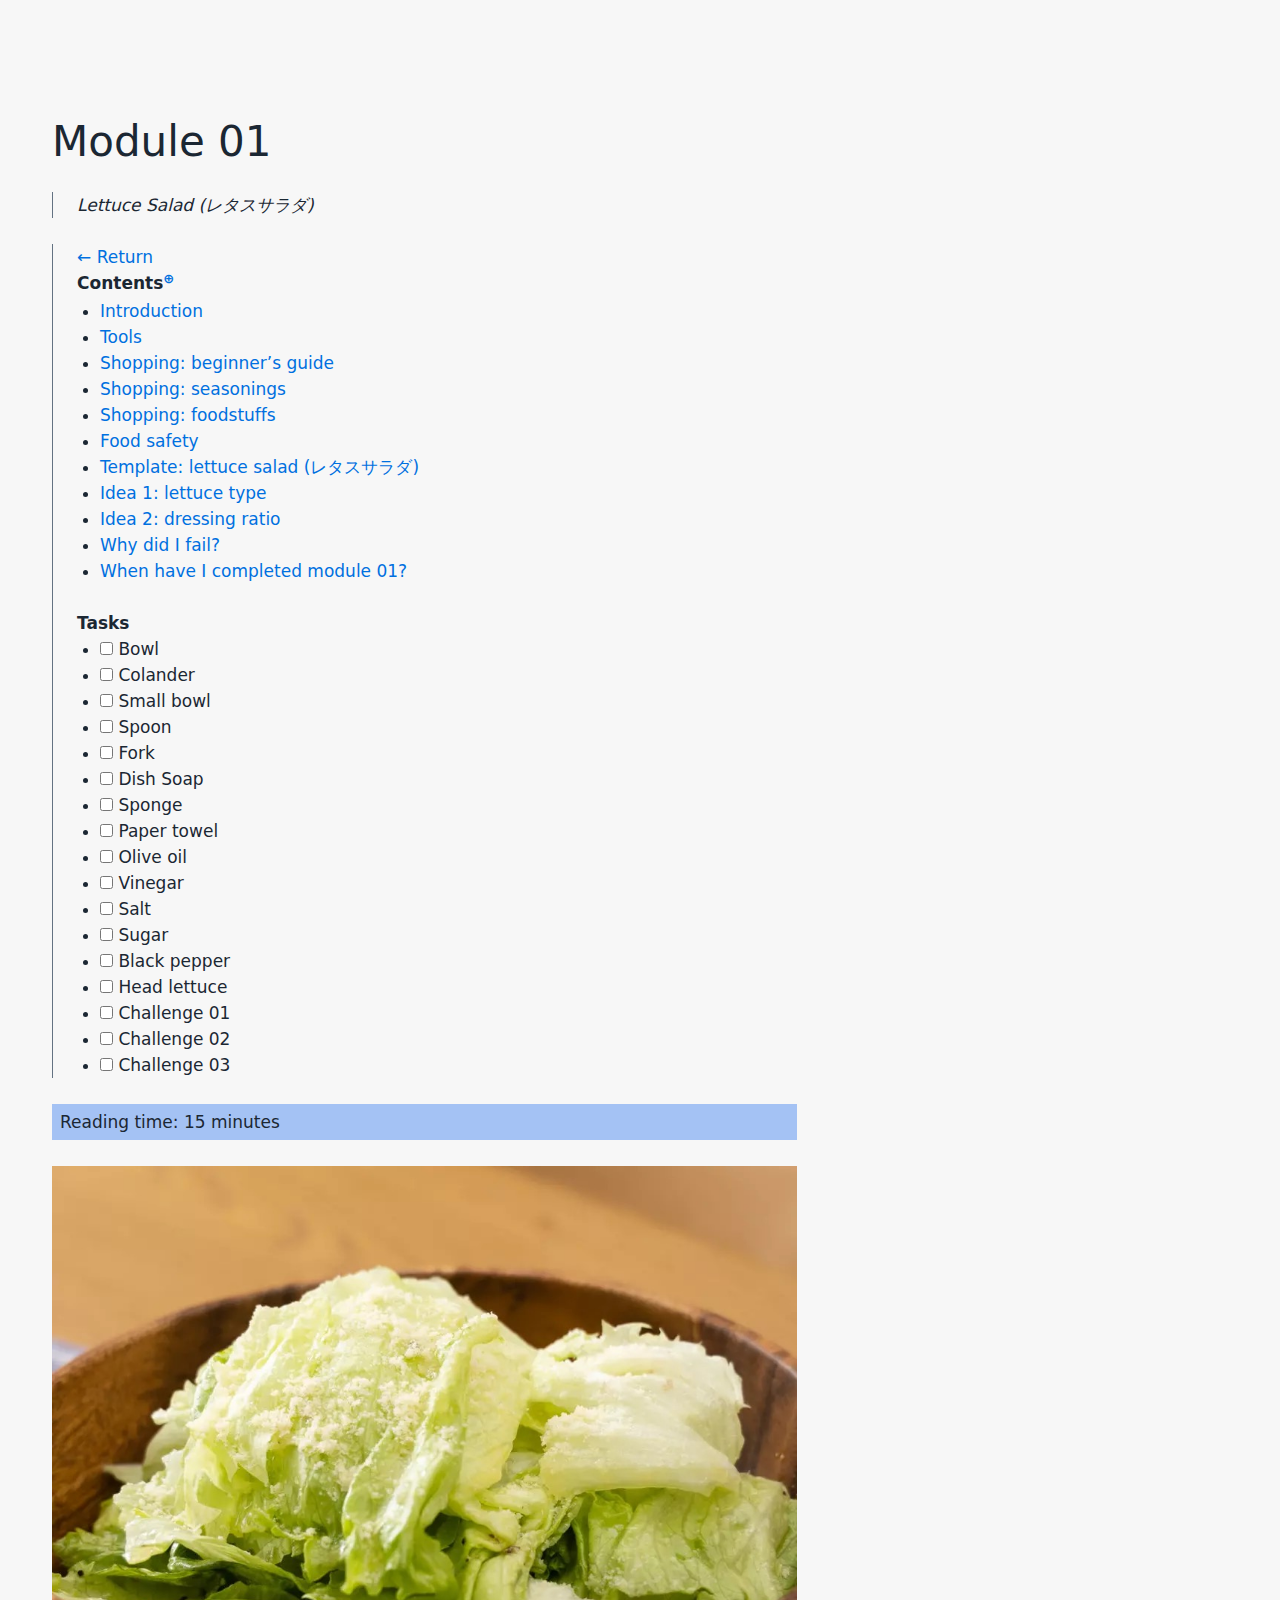
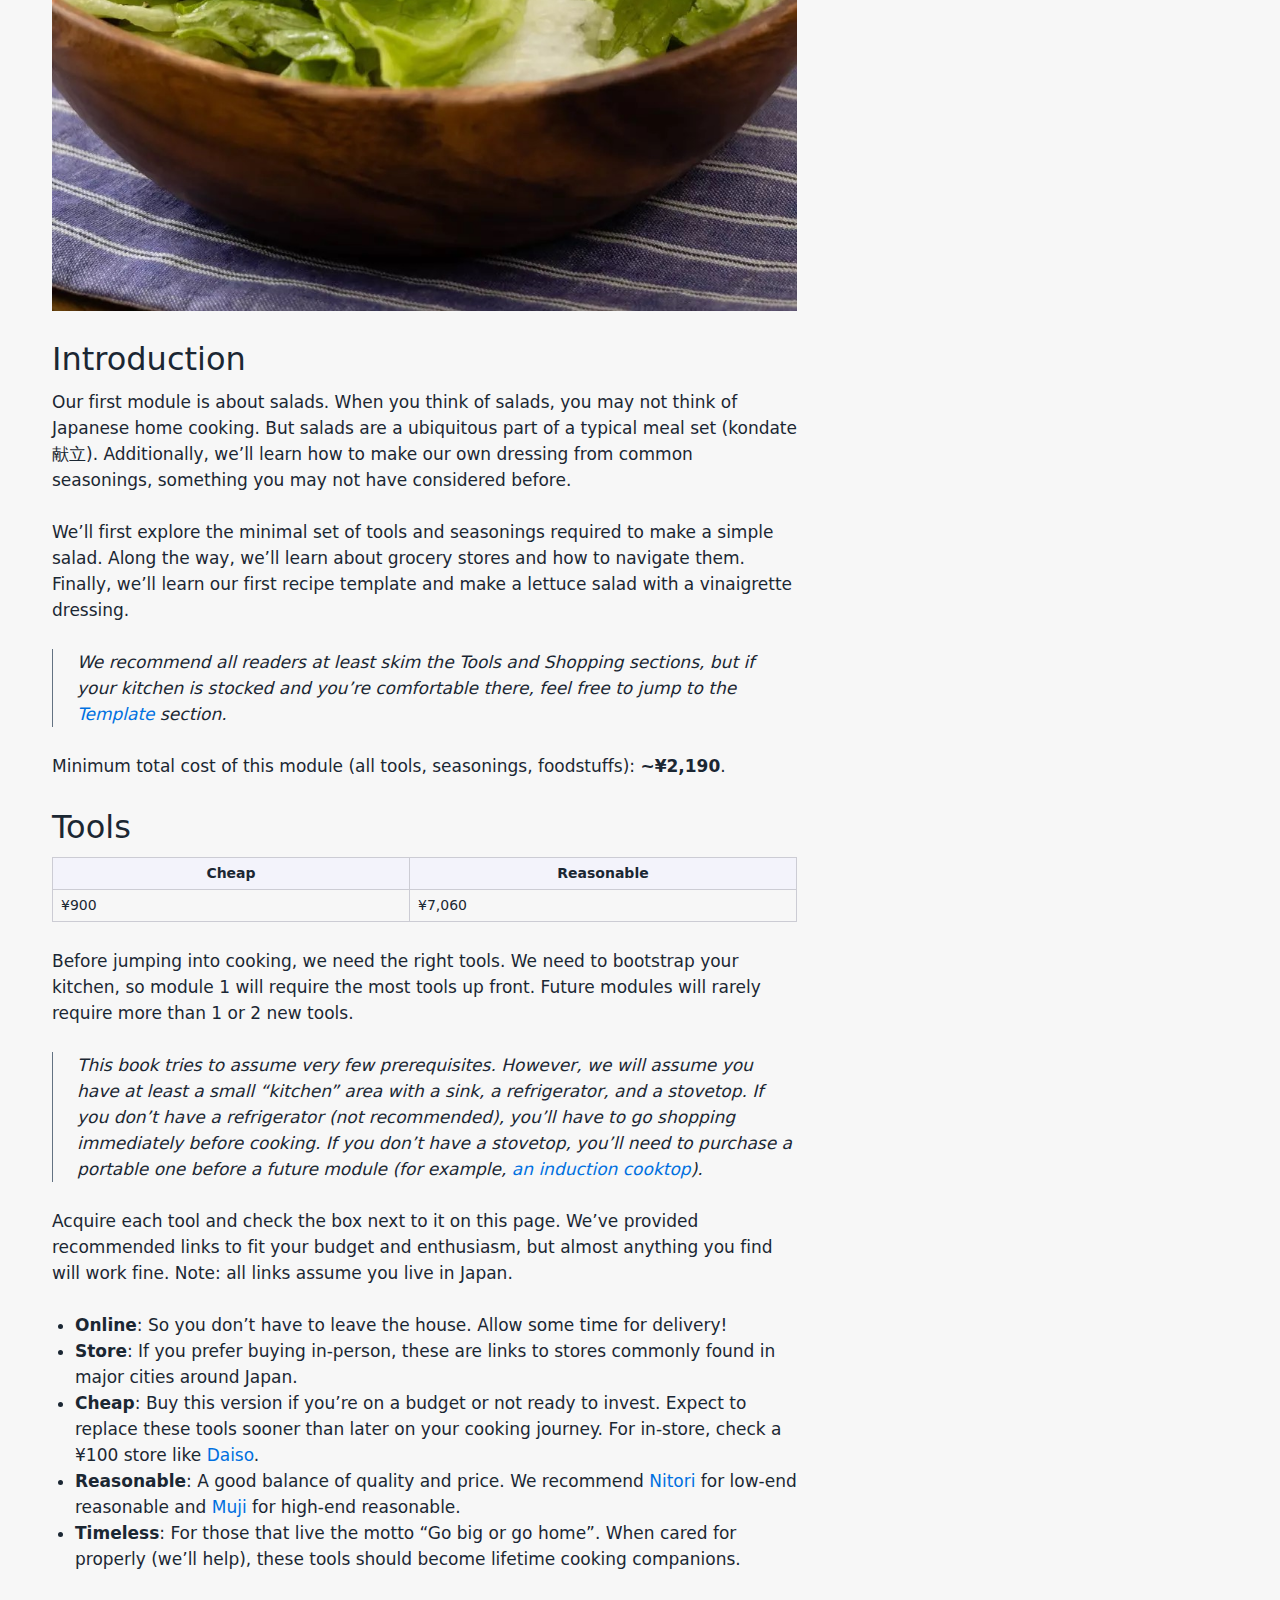
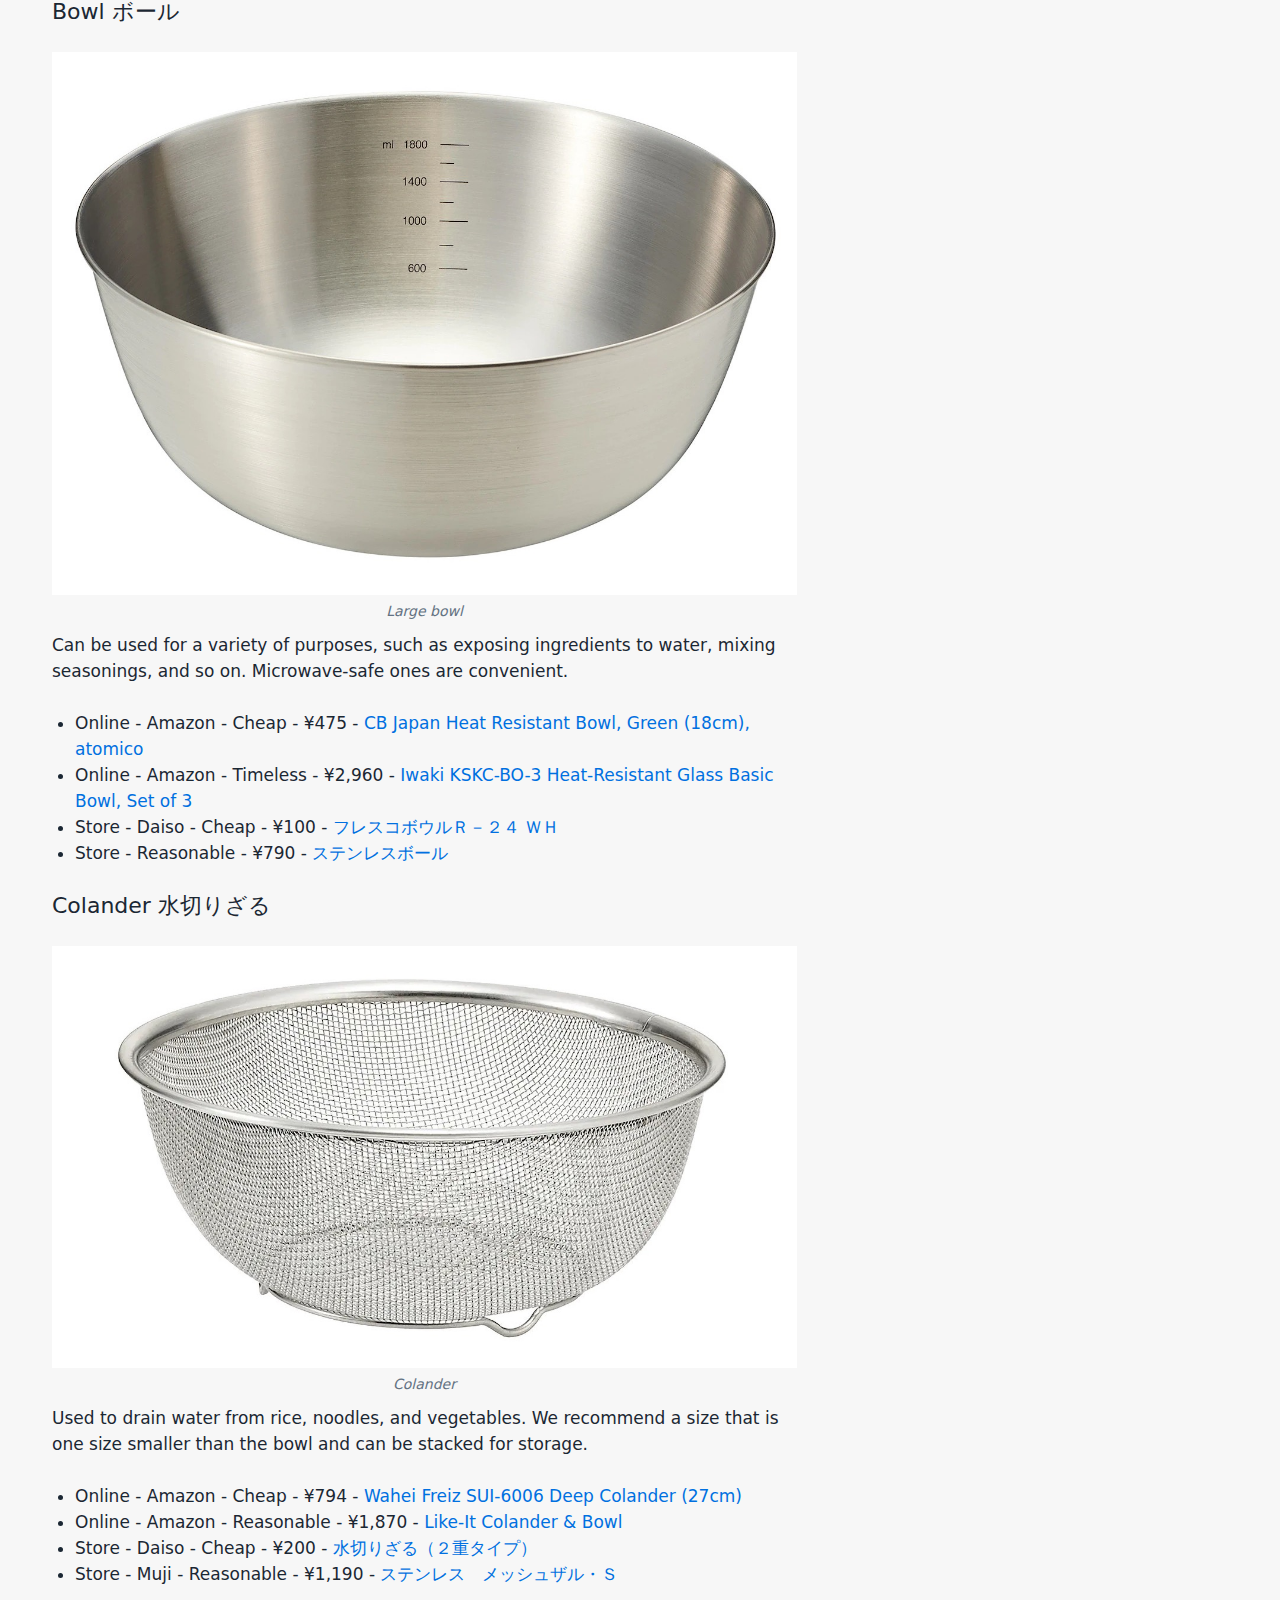
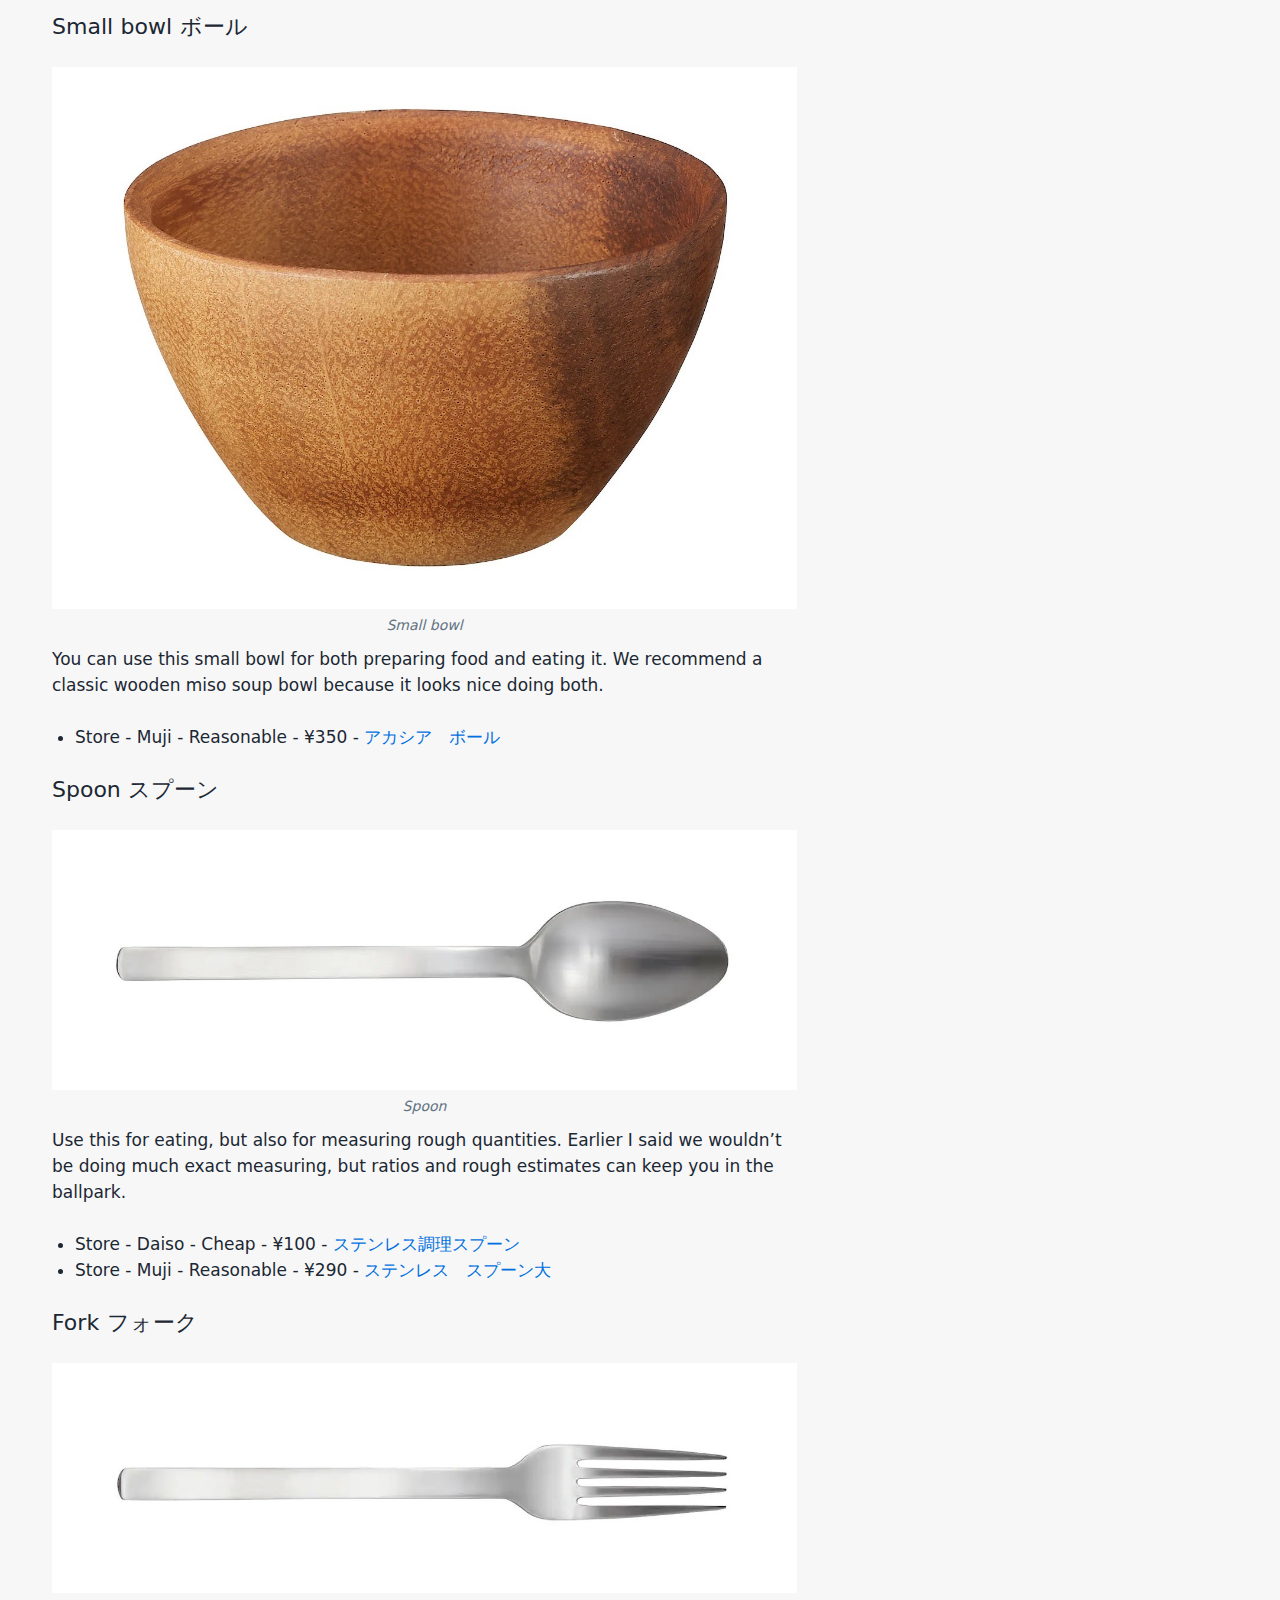
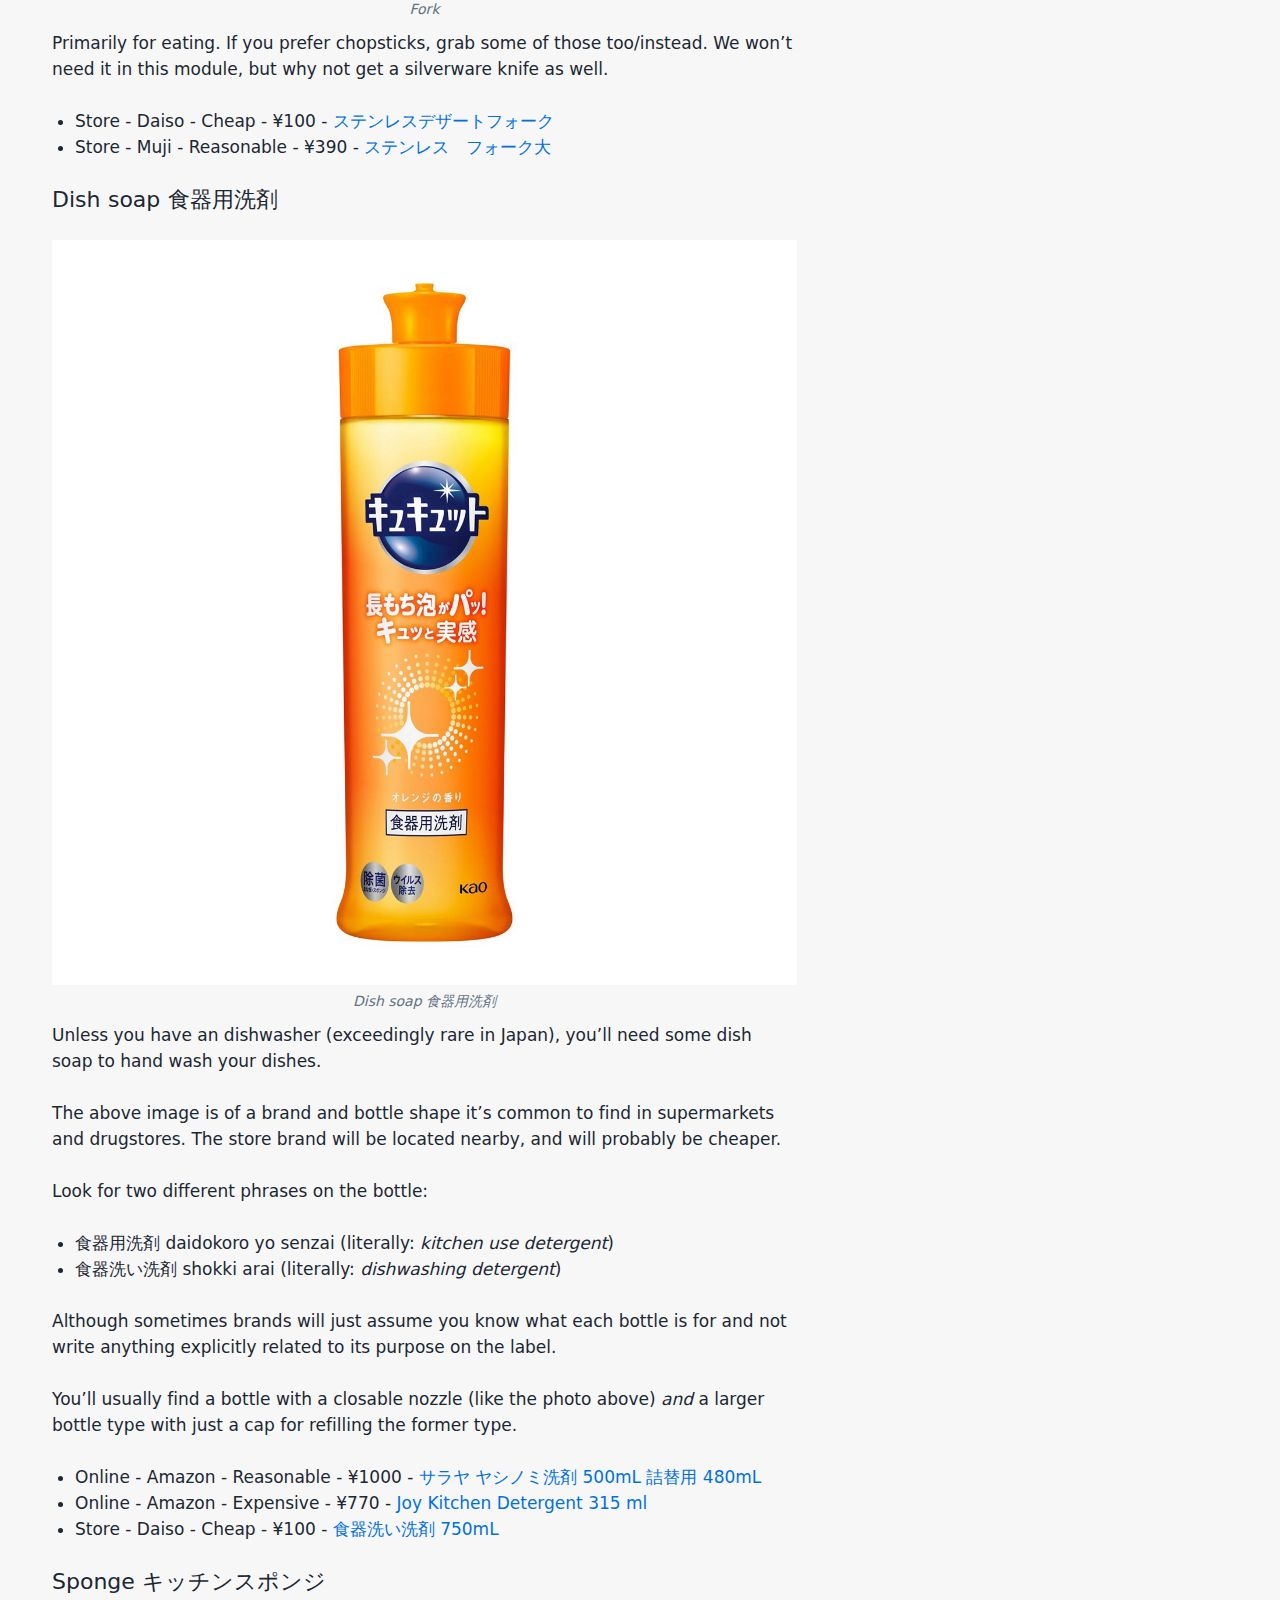
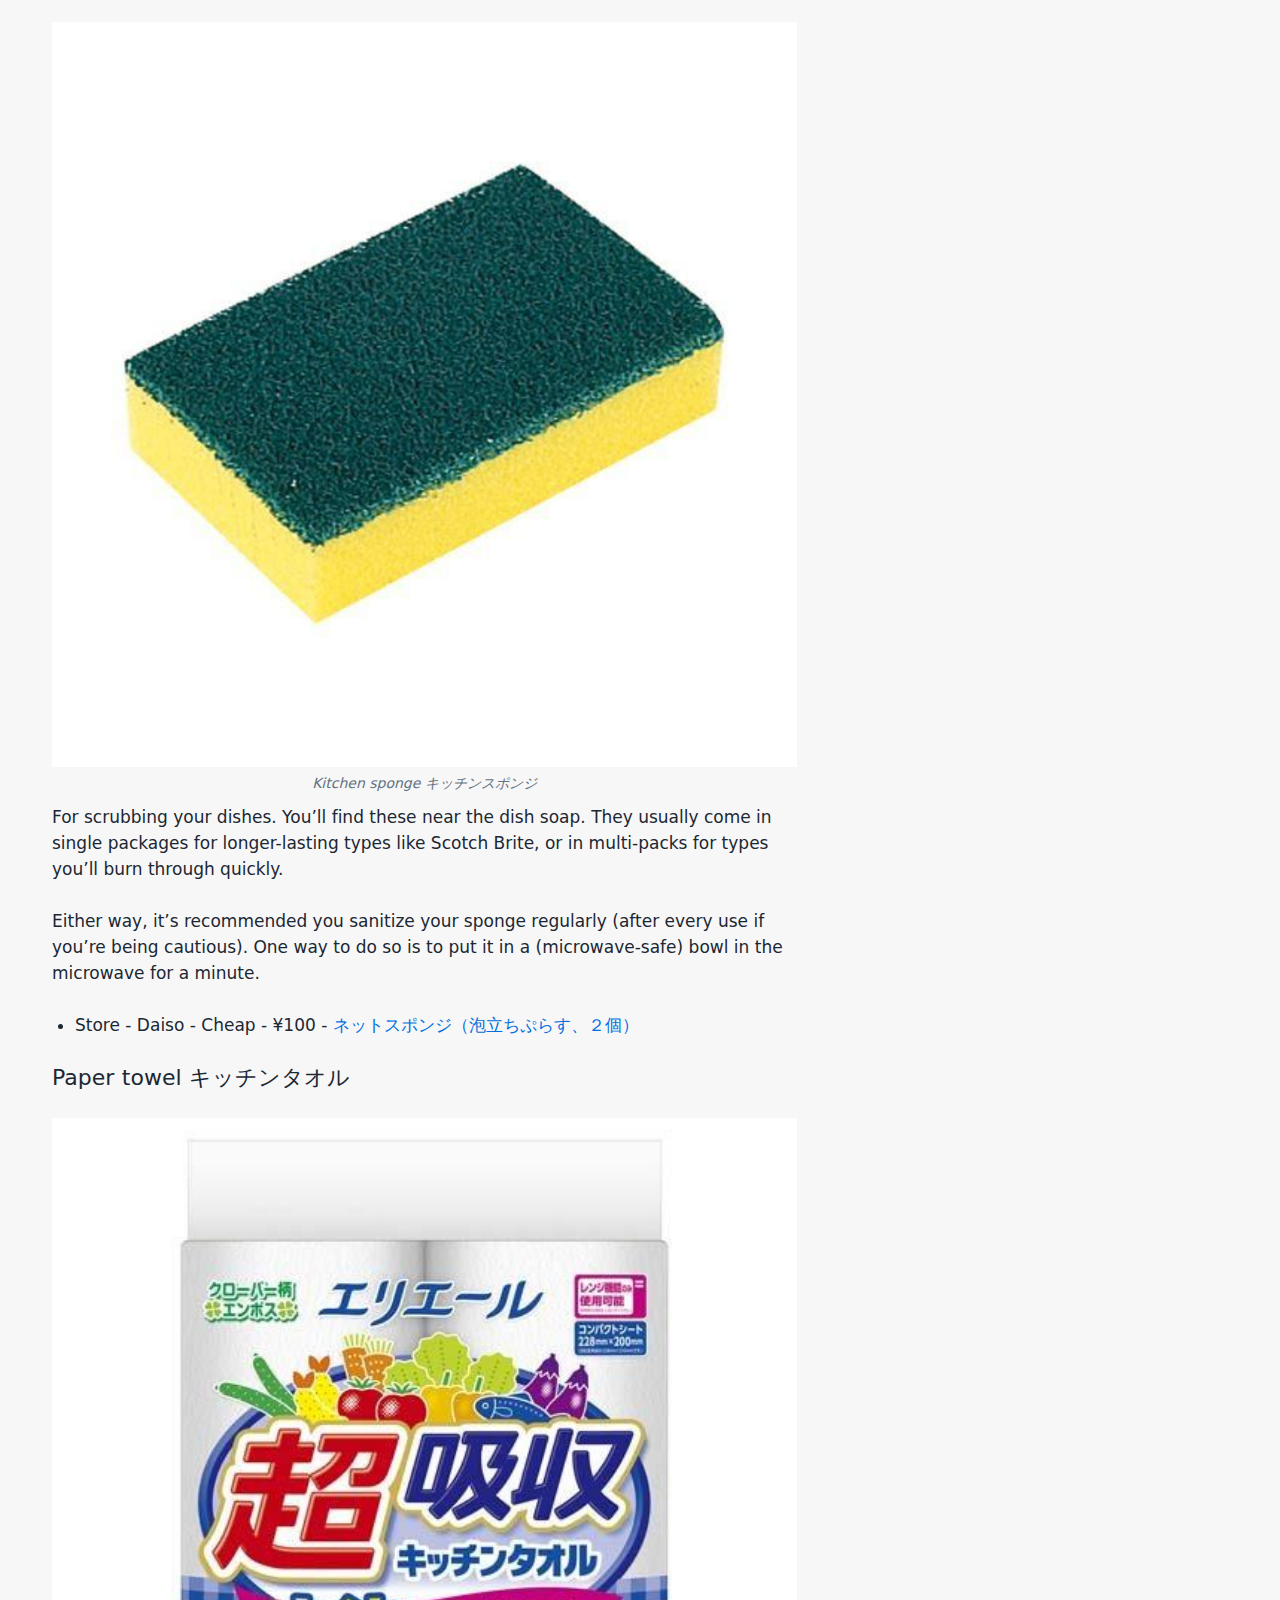
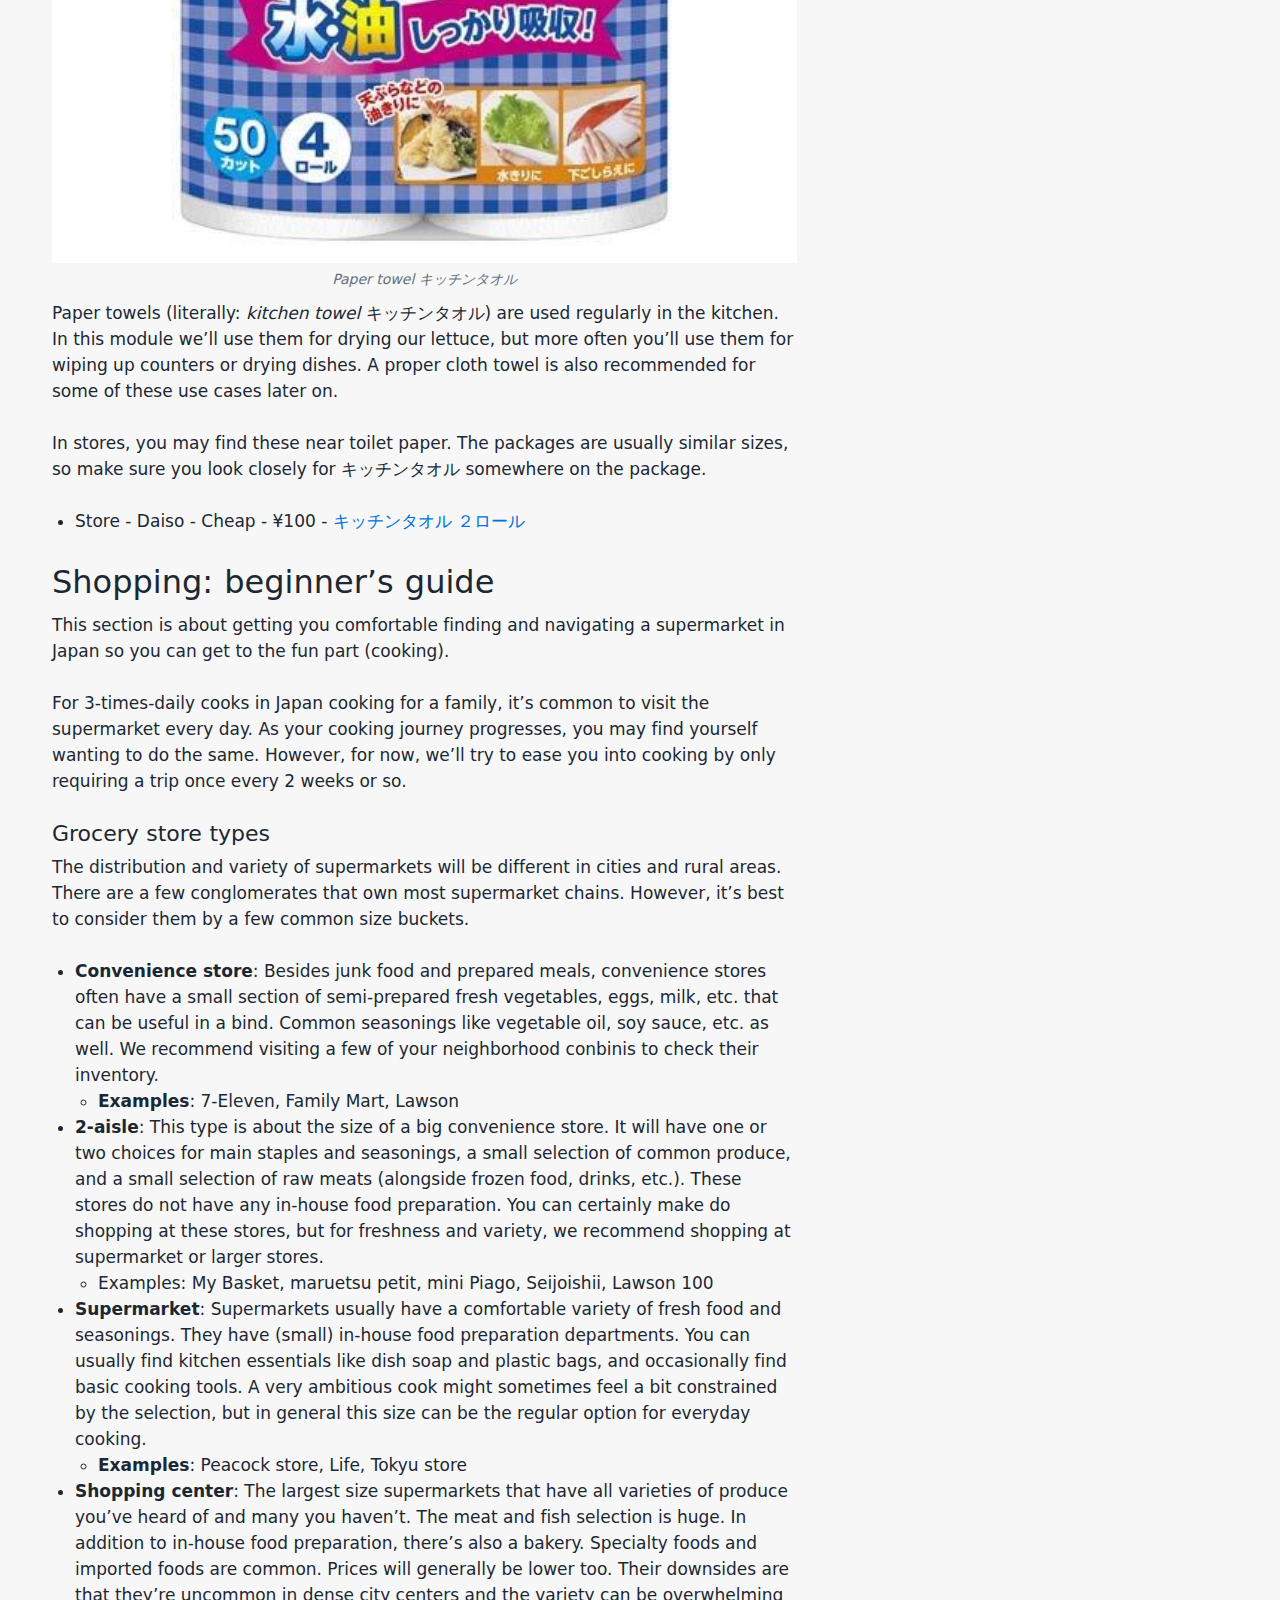
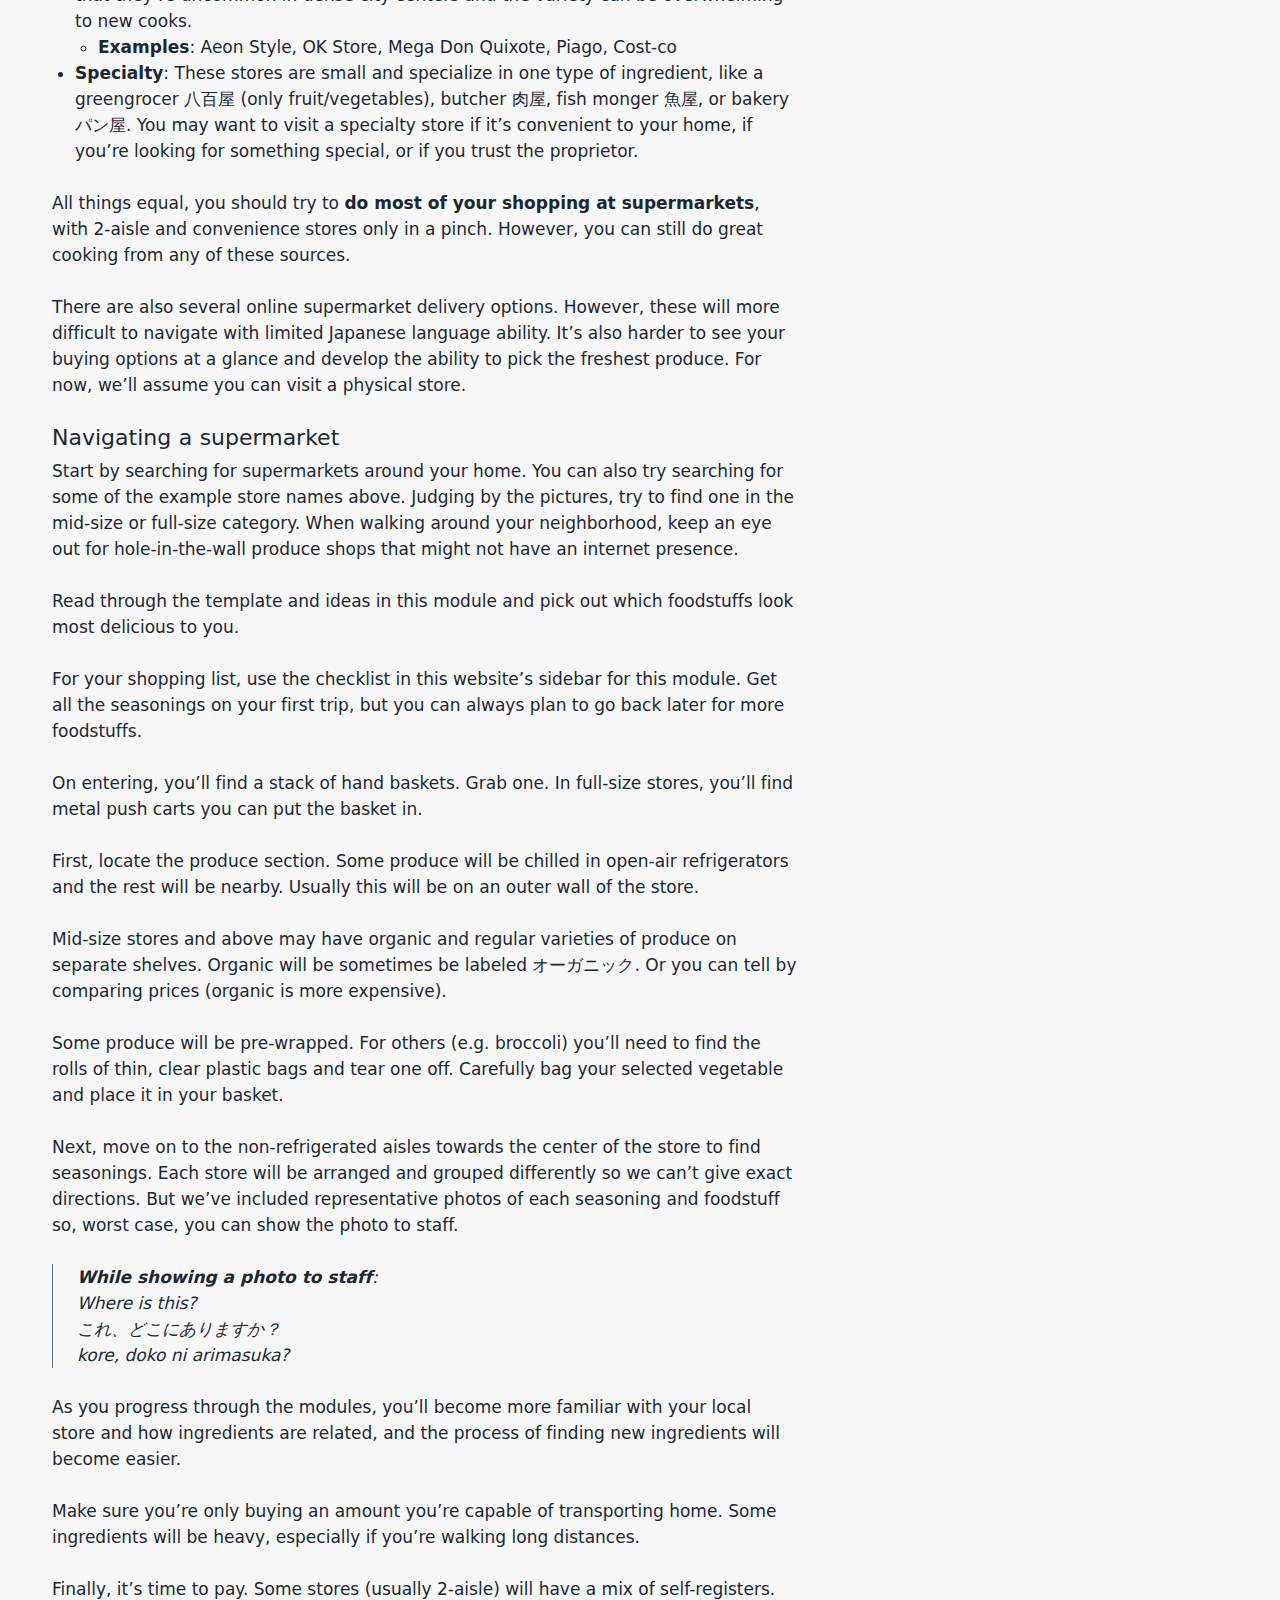
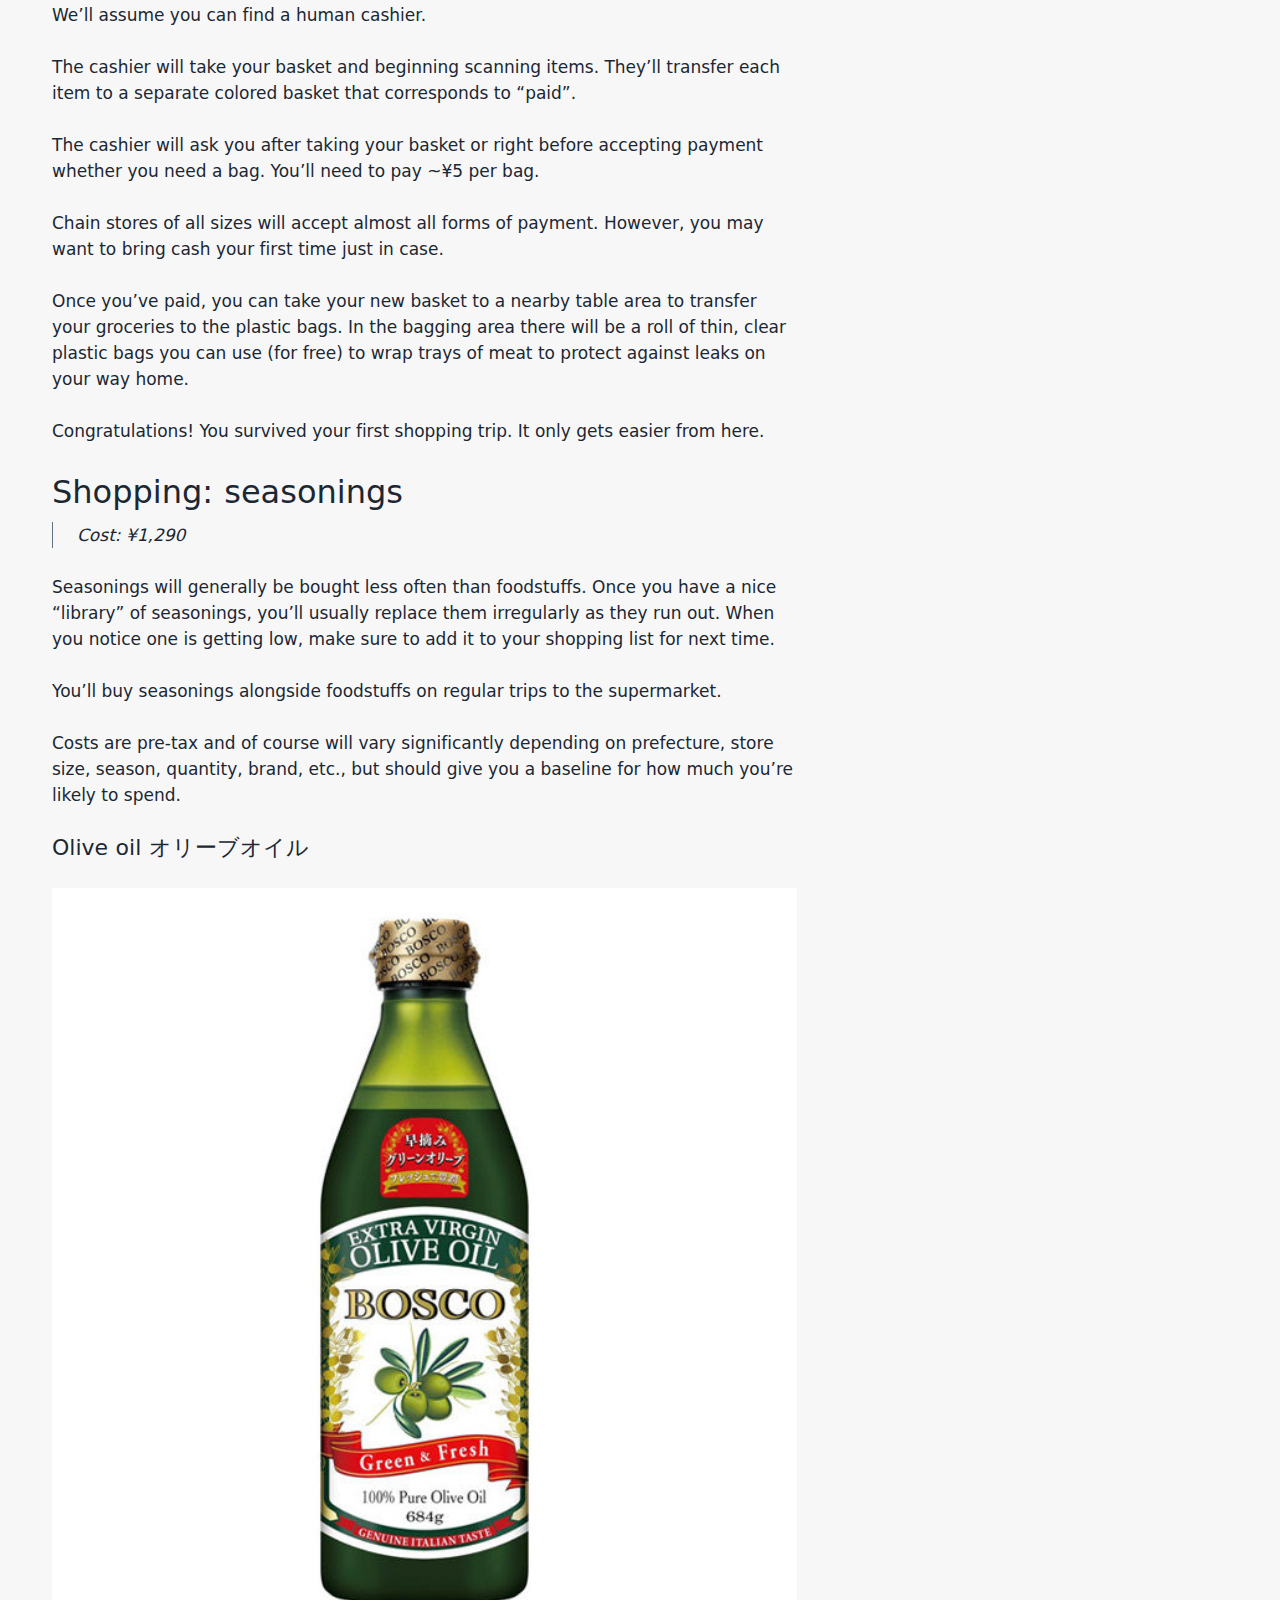
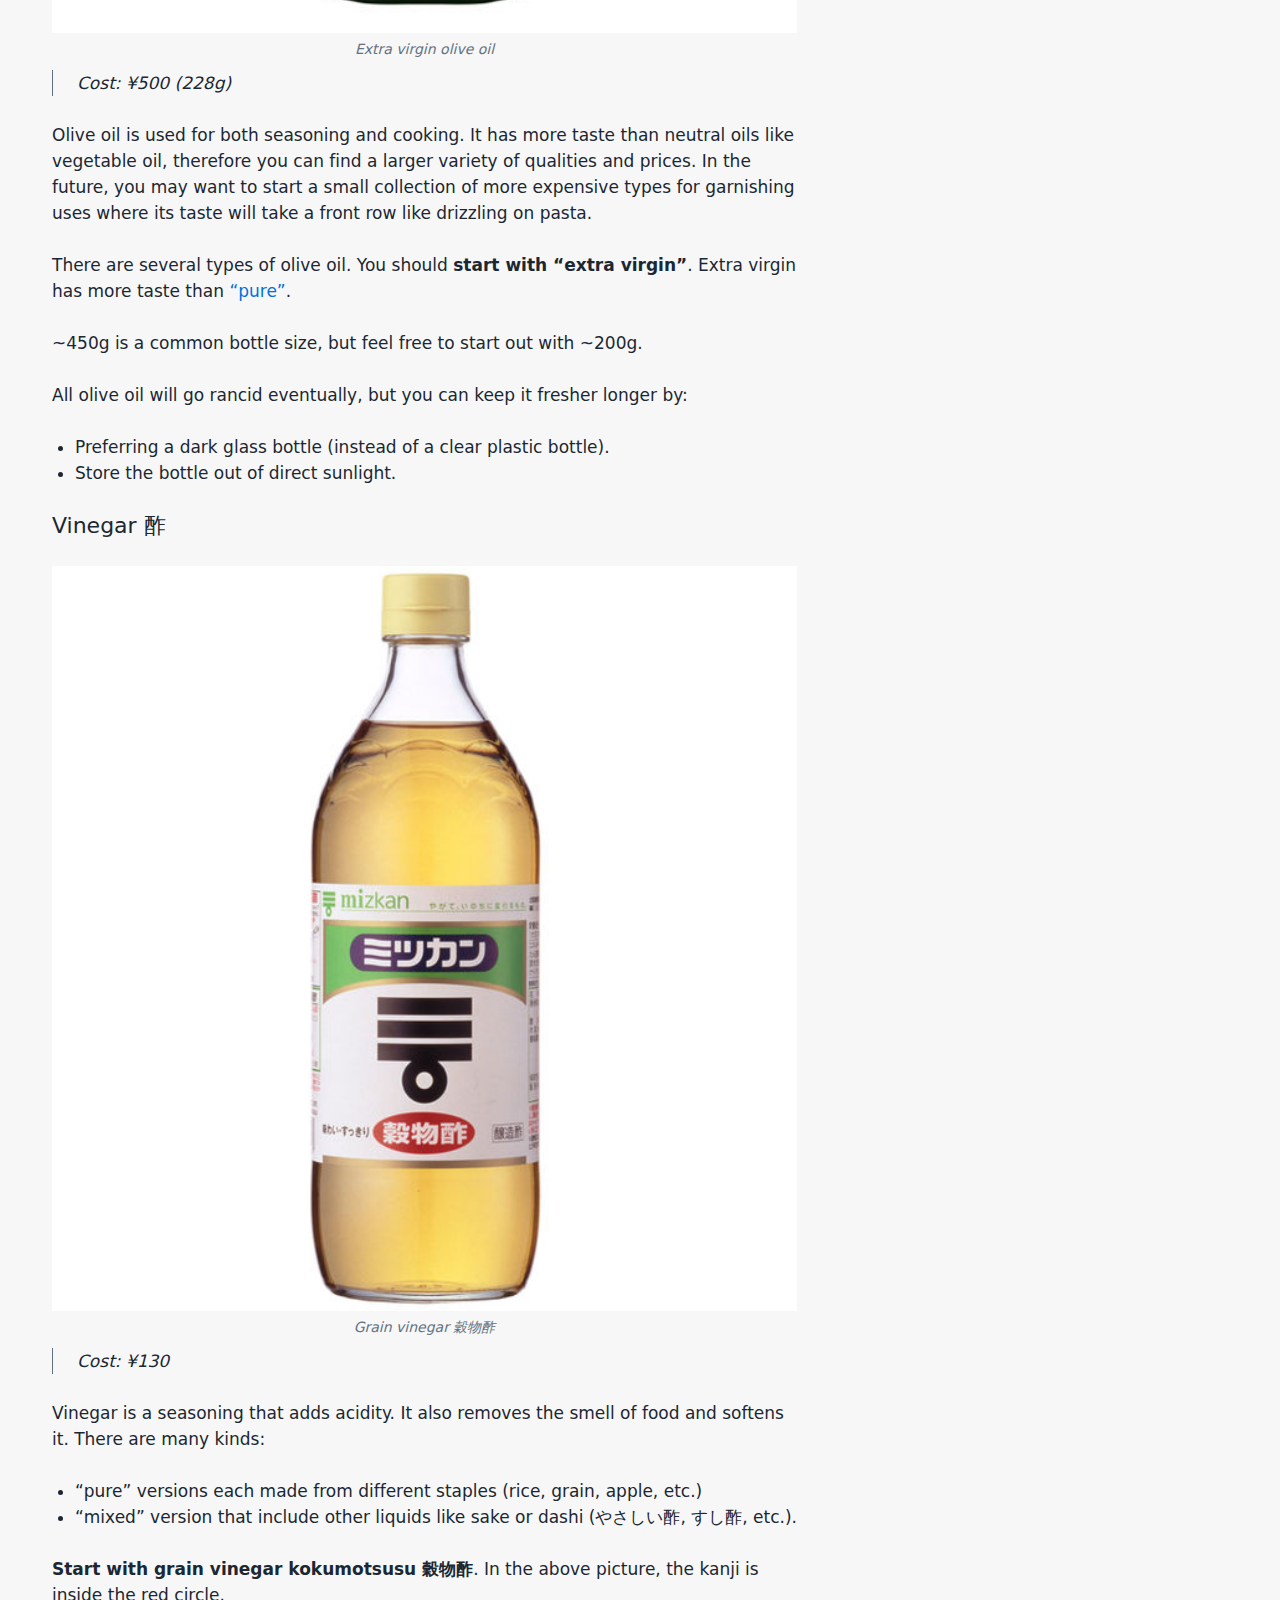
<file: module-01/index.html>
<!DOCTYPE html>
<html xmlns="http://www.w3.org/1999/xhtml" lang="" xml:lang="">
<head>
  <meta charset="utf-8" />
  <meta name="generator" content="pandoc-markdown-css-theme" />
  <meta name="viewport" content="width=device-width, initial-scale=1.0, user-scalable=yes" />
  <title>Module 01</title>
  <link rel="stylesheet" href="../css/theme.css" />
  <link rel="stylesheet" href="../css/skylighting-solarized-theme.css" />
</head>
<body>

<header>
<h1 class="title">Module 01</h1>
<blockquote class="metadata">
<p class="subtitle">Lettuce Salad (レタスサラダ)</p>
</blockquote>
</header>

<nav id="TOC" role="doc-toc">
    <a href="/">← Return</a><br>
    <strong>Contents</strong><label for="contents" class="toc-toggle-label">⊕</label>
  <input type="checkbox" id="contents" class="toc-toggle-input" checked>
  <ul>
  <li><a href="#introduction" id="toc-introduction">Introduction</a></li>
  <li><a href="#tools" id="toc-tools">Tools</a></li>
  <li><a href="#shopping-beginners-guide" id="toc-shopping-beginners-guide">Shopping: beginner’s guide</a></li>
  <li><a href="#shopping-seasonings" id="toc-shopping-seasonings">Shopping: seasonings</a></li>
  <li><a href="#shopping-foodstuffs" id="toc-shopping-foodstuffs">Shopping: foodstuffs</a></li>
  <li><a href="#food-safety" id="toc-food-safety">Food safety</a></li>
  <li><a href="#template-lettuce-salad-レタスサラダ" id="toc-template-lettuce-salad-レタスサラダ">Template: lettuce salad (レタスサラダ)</a></li>
  <li><a href="#idea-1-lettuce-type" id="toc-idea-1-lettuce-type">Idea 1: lettuce type</a></li>
  <li><a href="#idea-2-dressing-ratio" id="toc-idea-2-dressing-ratio">Idea 2: dressing ratio</a></li>
  <li><a href="#why-did-i-fail" id="toc-why-did-i-fail">Why did I fail?</a></li>
  <li><a href="#when-have-i-completed-module-01" id="toc-when-have-i-completed-module-01">When have I completed module 01?</a></li>
  </ul>
  <br/>
  <strong id="checklist-title" hidden>Tasks</strong>
  <ul id="checklist" hidden>
    <li id="checklist-item-template" class="checklist-item" hidden>
        <input type="checkbox" id="checklist-item-input-example" name="example" />
        <label for="example">Example</label>
    </li>
  </ul>
</nav>

<main>
<div class="note blue">
<table>
<tbody>
<tr class="odd">
<td>Reading time: 15 minutes</td>
</tr>
</tbody>
</table>
</div>
<p><img src="/img/module-01-lettuce-salad.jpg" /></p>
<h1 id="introduction">Introduction</h1>
<p>Our first module is about salads. When you think of salads, you may not think of Japanese home cooking. But salads are a ubiquitous part of a typical meal set (kondate 献立). Additionally, we’ll learn how to make our own dressing from common seasonings, something you may not have considered before.</p>
<p>We’ll first explore the minimal set of tools and seasonings required to make a simple salad. Along the way, we’ll learn about grocery stores and how to navigate them. Finally, we’ll learn our first recipe template and make a lettuce salad with a vinaigrette dressing.</p>
<blockquote>
<p>We recommend all readers at least skim the Tools and Shopping sections, but if your kitchen is stocked and you’re comfortable there, feel free to jump to the <a href="#template-lettuce-salad-%E3%83%AC%E3%82%BF%E3%82%B9%E3%82%B5%E3%83%A9%E3%83%80">Template</a> section.</p>
</blockquote>
<p>Minimum total cost of this module (all tools, seasonings, foodstuffs): <strong>~¥2,190</strong>.</p>
<h1 id="tools">Tools</h1>
<table>
<thead>
<tr class="header">
<th>Cheap</th>
<th>Reasonable</th>
</tr>
</thead>
<tbody>
<tr class="odd">
<td>¥900</td>
<td>¥7,060</td>
</tr>
</tbody>
</table>
<p>Before jumping into cooking, we need the right tools. We need to bootstrap your kitchen, so module 1 will require the most tools up front. Future modules will rarely require more than 1 or 2 new tools.</p>
<blockquote>
<p>This book tries to assume very few prerequisites. However, we will assume you have at least a small “kitchen” area with a sink, a refrigerator, and a stovetop. If you don’t have a refrigerator (not recommended), you’ll have to go shopping immediately before cooking. If you don’t have a stovetop, you’ll need to purchase a portable one before a future module (for example, <a href="https://amzn.asia/d/fZUZ70N">an induction cooktop</a>).</p>
</blockquote>
<p>Acquire each tool and check the box next to it on this page. We’ve provided recommended links to fit your budget and enthusiasm, but almost anything you find will work fine. Note: all links assume you live in Japan.</p>
<ul>
<li><strong>Online</strong>: So you don’t have to leave the house. Allow some time for delivery!</li>
<li><strong>Store</strong>: If you prefer buying in-person, these are links to stores commonly found in major cities around Japan.</li>
<li><strong>Cheap</strong>: Buy this version if you’re on a budget or not ready to invest. Expect to replace these tools sooner than later on your cooking journey. For in-store, check a ¥100 store like <a href="https://jp.daisonet.com/">Daiso</a>.</li>
<li><strong>Reasonable</strong>: A good balance of quality and price. We recommend <a href="https://www.nitori-net.jp/ec/">Nitori</a> for low-end reasonable and <a href="https://www.muji.com/jp/ja/store">Muji</a> for high-end reasonable.</li>
<li><strong>Timeless</strong>: For those that live the motto “Go big or go home”. When cared for properly (we’ll help), these tools should become lifetime cooking companions.</li>
</ul>
<h2 id="bowl-ボール">Bowl ボール</h2>
<figure>
<img src="/img/tool-large-bowl.jpg" alt="Large bowl" />
<figcaption aria-hidden="true">Large bowl</figcaption>
</figure>
<p>Can be used for a variety of purposes, such as exposing ingredients to water, mixing seasonings, and so on. Microwave-safe ones are convenient.</p>
<ul>
<li>Online - Amazon - Cheap - ¥475 - <a href="https://amzn.asia/d/fMTNj6f">CB Japan Heat Resistant Bowl, Green (18cm), atomico</a></li>
<li>Online - Amazon - Timeless - ¥2,960 - <a href="https://amzn.asia/d/grSKoJJ">Iwaki KSKC-BO-3 Heat-Resistant Glass Basic Bowl, Set of 3</a></li>
<li>Store - Daiso - Cheap - ¥100 - <a href="https://jp.daisonet.com/products/4973430407151?_pos=64&amp;_sid=e4b325388&amp;_ss=r">フレスコボウルＲ－２４ ＷＨ</a></li>
<li>Store - Reasonable - ¥790 - <a href="https://www.muji.com/jp/ja/store/cmdty/detail/4550002882716">ステンレスボール</a></li>
</ul>
<h2 id="colander-水切りざる">Colander 水切りざる</h2>
<figure>
<img src="/img/tool-colander.jpg" alt="Colander" />
<figcaption aria-hidden="true">Colander</figcaption>
</figure>
<p>Used to drain water from rice, noodles, and vegetables. We recommend a size that is one size smaller than the bowl and can be stacked for storage.</p>
<ul>
<li>Online - Amazon - Cheap - ¥794 - <a href="https://amzn.asia/d/eMfjZyN">Wahei Freiz SUI-6006 Deep Colander (27cm)</a></li>
<li>Online - Amazon - Reasonable - ¥1,870 - <a href="https://amzn.asia/d/dvXLbUN">Like-It Colander &amp; Bowl</a></li>
<li>Store - Daiso - Cheap - ¥200 - <a href="https://jp.daisonet.com/products/4549131933567?_pos=6&amp;_sid=710e32307&amp;_ss=r">水切りざる（２重タイプ）</a></li>
<li>Store - Muji - Reasonable - ¥1,190 - <a href="https://www.muji.com/jp/ja/store/cmdty/detail/4547315124848">ステンレス　メッシュザル・Ｓ</a></li>
</ul>
<h2 id="small-bowl-ボール">Small bowl ボール</h2>
<figure>
<img src="/img/tool-small-bowl.jpg" alt="Small bowl" />
<figcaption aria-hidden="true">Small bowl</figcaption>
</figure>
<p>You can use this small bowl for both preparing food and eating it. We recommend a classic wooden miso soup bowl because it looks nice doing both.</p>
<ul>
<li>Store - Muji - Reasonable - ¥350 - <a href="https://www.muji.com/jp/ja/store/cmdty/detail/4549337083325">アカシア　ボール</a></li>
</ul>
<h2 id="spoon-スプーン">Spoon スプーン</h2>
<figure>
<img src="/img/tool-spoon.jpg" alt="Spoon" />
<figcaption aria-hidden="true">Spoon</figcaption>
</figure>
<p>Use this for eating, but also for measuring rough quantities. Earlier I said we wouldn’t be doing much exact measuring, but ratios and rough estimates can keep you in the ballpark.</p>
<ul>
<li>Store - Daiso - Cheap - ¥100 - <a href="https://jp.daisonet.com/products/4549892359354?_pos=24&amp;_sid=79023a37f&amp;_ss=r">ステンレス調理スプーン</a></li>
<li>Store - Muji - Reasonable - ¥290 - <a href="https://www.muji.com/jp/ja/store/cmdty/detail/4550344500163">ステンレス　スプーン大</a></li>
</ul>
<h2 id="fork-フォーク">Fork フォーク</h2>
<figure>
<img src="/img/tool-fork.jpg" alt="Fork" />
<figcaption aria-hidden="true">Fork</figcaption>
</figure>
<p>Primarily for eating. If you prefer chopsticks, grab some of those too/instead. We won’t need it in this module, but why not get a silverware knife as well.</p>
<ul>
<li>Store - Daiso - Cheap - ¥100 - <a href="https://jp.daisonet.com/products/4984909128378?_pos=14&amp;_sid=b67ec2881&amp;_ss=r">ステンレスデザートフォーク</a></li>
<li>Store - Muji - Reasonable - ¥390 - <a href="https://www.muji.com/jp/ja/store/cmdty/detail/4550344500286">ステンレス　フォーク大</a></li>
</ul>
<h2 id="dish-soap-食器用洗剤">Dish soap 食器用洗剤</h2>
<figure>
<img src="/img/tool-dish-soap.jpg" alt="Dish soap 食器用洗剤" />
<figcaption aria-hidden="true">Dish soap 食器用洗剤</figcaption>
</figure>
<p>Unless you have an dishwasher (exceedingly rare in Japan), you’ll need some dish soap to hand wash your dishes.</p>
<p>The above image is of a brand and bottle shape it’s common to find in supermarkets and drugstores. The store brand will be located nearby, and will probably be cheaper.</p>
<p>Look for two different phrases on the bottle:</p>
<ul>
<li>食器用洗剤 daidokoro yo senzai (literally: <em>kitchen use detergent</em>)</li>
<li>食器洗い洗剤 shokki arai (literally: <em>dishwashing detergent</em>)</li>
</ul>
<p>Although sometimes brands will just assume you know what each bottle is for and not write anything explicitly related to its purpose on the label.</p>
<p>You’ll usually find a bottle with a closable nozzle (like the photo above) <em>and</em> a larger bottle type with just a cap for refilling the former type.</p>
<ul>
<li>Online - Amazon - Reasonable - ¥1000 - <a href="https://amzn.asia/d/5ewUN3k">サラヤ ヤシノミ洗剤 500mL 詰替用 480mL</a></li>
<li>Online - Amazon - Expensive - ¥770 - <a href="https://amzn.asia/d/8MsRnXe">Joy Kitchen Detergent 315 ml</a></li>
<li>Store - Daiso - Cheap - ¥100 - <a href="https://jp.daisonet.com/products/4549131883220?_pos=1&amp;_sid=53cfff98d&amp;_ss=r">食器洗い洗剤 750mL</a></li>
</ul>
<h2 id="sponge-キッチンスポンジ">Sponge キッチンスポンジ</h2>
<figure>
<img src="/img/tool-kitchen-sponge.jpg" alt="Kitchen sponge キッチンスポンジ" />
<figcaption aria-hidden="true">Kitchen sponge キッチンスポンジ</figcaption>
</figure>
<p>For scrubbing your dishes. You’ll find these near the dish soap. They usually come in single packages for longer-lasting types like Scotch Brite, or in multi-packs for types you’ll burn through quickly.</p>
<p>Either way, it’s recommended you sanitize your sponge regularly (after every use if you’re being cautious). One way to do so is to put it in a (microwave-safe) bowl in the microwave for a minute.</p>
<ul>
<li>Store - Daiso - Cheap - ¥100 - <a href="https://jp.daisonet.com/collections/cleaning0103/products/4979909805619">ネットスポンジ（泡立ちぷらす、２個）</a></li>
</ul>
<h2 id="paper-towel-キッチンタオル">Paper towel キッチンタオル</h2>
<figure>
<img src="/img/tool-paper-towel.jpg" alt="Paper towel キッチンタオル" />
<figcaption aria-hidden="true">Paper towel キッチンタオル</figcaption>
</figure>
<p>Paper towels (literally: <em>kitchen towel</em> キッチンタオル) are used regularly in the kitchen. In this module we’ll use them for drying our lettuce, but more often you’ll use them for wiping up counters or drying dishes. A proper cloth towel is also recommended for some of these use cases later on.</p>
<p>In stores, you may find these near toilet paper. The packages are usually similar sizes, so make sure you look closely for キッチンタオル somewhere on the package.</p>
<ul>
<li>Store - Daiso - Cheap - ¥100 - <a href="https://jp.daisonet.com/products/4549131734348?_pos=20&amp;_sid=3ebc6ee16&amp;_ss=r">キッチンタオル ２ロール</a></li>
</ul>
<h1 id="shopping-beginners-guide">Shopping: beginner’s guide</h1>
<p>This section is about getting you comfortable finding and navigating a supermarket in Japan so you can get to the fun part (cooking).</p>
<p>For 3-times-daily cooks in Japan cooking for a family, it’s common to visit the supermarket every day. As your cooking journey progresses, you may find yourself wanting to do the same. However, for now, we’ll try to ease you into cooking by only requiring a trip once every 2 weeks or so.</p>
<h2 id="grocery-store-types">Grocery store types</h2>
<p>The distribution and variety of supermarkets will be different in cities and rural areas. There are a few conglomerates that own most supermarket chains. However, it’s best to consider them by a few common size buckets.</p>
<ul>
<li><strong>Convenience store</strong>: Besides junk food and prepared meals, convenience stores often have a small section of semi-prepared fresh vegetables, eggs, milk, etc. that can be useful in a bind. Common seasonings like vegetable oil, soy sauce, etc. as well. We recommend visiting a few of your neighborhood conbinis to check their inventory.
<ul>
<li><strong>Examples</strong>: 7-Eleven, Family Mart, Lawson</li>
</ul></li>
<li><strong>2-aisle</strong>: This type is about the size of a big convenience store. It will have one or two choices for main staples and seasonings, a small selection of common produce, and a small selection of raw meats (alongside frozen food, drinks, etc.). These stores do not have any in-house food preparation. You can certainly make do shopping at these stores, but for freshness and variety, we recommend shopping at supermarket or larger stores.
<ul>
<li>Examples: My Basket, maruetsu petit, mini Piago, Seijoishii, Lawson 100</li>
</ul></li>
<li><strong>Supermarket</strong>: Supermarkets usually have a comfortable variety of fresh food and seasonings. They have (small) in-house food preparation departments. You can usually find kitchen essentials like dish soap and plastic bags, and occasionally find basic cooking tools. A very ambitious cook might sometimes feel a bit constrained by the selection, but in general this size can be the regular option for everyday cooking.
<ul>
<li><strong>Examples</strong>: Peacock store, Life, Tokyu store</li>
</ul></li>
<li><strong>Shopping center</strong>: The largest size supermarkets that have all varieties of produce you’ve heard of and many you haven’t. The meat and fish selection is huge. In addition to in-house food preparation, there’s also a bakery. Specialty foods and imported foods are common. Prices will generally be lower too. Their downsides are that they’re uncommon in dense city centers and the variety can be overwhelming to new cooks.
<ul>
<li><strong>Examples</strong>: Aeon Style, OK Store, Mega Don Quixote, Piago, Cost-co</li>
</ul></li>
<li><strong>Specialty</strong>: These stores are small and specialize in one type of ingredient, like a greengrocer 八百屋 (only fruit/vegetables), butcher 肉屋, fish monger 魚屋, or bakery パン屋. You may want to visit a specialty store if it’s convenient to your home, if you’re looking for something special, or if you trust the proprietor.</li>
</ul>
<p>All things equal, you should try to <strong>do most of your shopping at supermarkets</strong>, with 2-aisle and convenience stores only in a pinch. However, you can still do great cooking from any of these sources.</p>
<p>There are also several online supermarket delivery options. However, these will more difficult to navigate with limited Japanese language ability. It’s also harder to see your buying options at a glance and develop the ability to pick the freshest produce. For now, we’ll assume you can visit a physical store.</p>
<h2 id="navigating-a-supermarket">Navigating a supermarket</h2>
<p>Start by searching for supermarkets around your home. You can also try searching for some of the example store names above. Judging by the pictures, try to find one in the mid-size or full-size category. When walking around your neighborhood, keep an eye out for hole-in-the-wall produce shops that might not have an internet presence.</p>
<p>Read through the template and ideas in this module and pick out which foodstuffs look most delicious to you.</p>
<p>For your shopping list, use the checklist in this website’s sidebar for this module. Get all the seasonings on your first trip, but you can always plan to go back later for more foodstuffs.</p>
<p>On entering, you’ll find a stack of hand baskets. Grab one. In full-size stores, you’ll find metal push carts you can put the basket in.</p>
<p>First, locate the produce section. Some produce will be chilled in open-air refrigerators and the rest will be nearby. Usually this will be on an outer wall of the store.</p>
<p>Mid-size stores and above may have organic and regular varieties of produce on separate shelves. Organic will be sometimes be labeled オーガニック. Or you can tell by comparing prices (organic is more expensive).</p>
<p>Some produce will be pre-wrapped. For others (e.g. broccoli) you’ll need to find the rolls of thin, clear plastic bags and tear one off. Carefully bag your selected vegetable and place it in your basket.</p>
<p>Next, move on to the non-refrigerated aisles towards the center of the store to find seasonings. Each store will be arranged and grouped differently so we can’t give exact directions. But we’ve included representative photos of each seasoning and foodstuff so, worst case, you can show the photo to staff.</p>
<blockquote>
<p><strong>While showing a photo to staff</strong>:<br />
Where is this?<br />
これ、どこにありますか？<br />
kore, doko ni arimasuka?</p>
</blockquote>
<p>As you progress through the modules, you’ll become more familiar with your local store and how ingredients are related, and the process of finding new ingredients will become easier.</p>
<p>Make sure you’re only buying an amount you’re capable of transporting home. Some ingredients will be heavy, especially if you’re walking long distances.</p>
<p>Finally, it’s time to pay. Some stores (usually 2-aisle) will have a mix of self-registers. We’ll assume you can find a human cashier.</p>
<p>The cashier will take your basket and beginning scanning items. They’ll transfer each item to a separate colored basket that corresponds to “paid”.</p>
<p>The cashier will ask you after taking your basket or right before accepting payment whether you need a bag. You’ll need to pay ~¥5 per bag.</p>
<p>Chain stores of all sizes will accept almost all forms of payment. However, you may want to bring cash your first time just in case.</p>
<p>Once you’ve paid, you can take your new basket to a nearby table area to transfer your groceries to the plastic bags. In the bagging area there will be a roll of thin, clear plastic bags you can use (for free) to wrap trays of meat to protect against leaks on your way home.</p>
<p>Congratulations! You survived your first shopping trip. It only gets easier from here.</p>
<h1 id="shopping-seasonings">Shopping: seasonings</h1>
<blockquote>
<p>Cost: ¥1,290</p>
</blockquote>
<p>Seasonings will generally be bought less often than foodstuffs. Once you have a nice “library” of seasonings, you’ll usually replace them irregularly as they run out. When you notice one is getting low, make sure to add it to your shopping list for next time.</p>
<p>You’ll buy seasonings alongside foodstuffs on regular trips to the supermarket.</p>
<p>Costs are pre-tax and of course will vary significantly depending on prefecture, store size, season, quantity, brand, etc., but should give you a baseline for how much you’re likely to spend.</p>
<h2 id="olive-oil-オリーブオイル">Olive oil オリーブオイル</h2>
<figure>
<img src="/img/seasoning-olive-oil.jpg" alt="Extra virgin olive oil" />
<figcaption aria-hidden="true">Extra virgin olive oil</figcaption>
</figure>
<blockquote>
<p>Cost: ¥500 (228g)</p>
</blockquote>
<p>Olive oil is used for both seasoning and cooking. It has more taste than neutral oils like vegetable oil, therefore you can find a larger variety of qualities and prices. In the future, you may want to start a small collection of more expensive types for garnishing uses where its taste will take a front row like drizzling on pasta.</p>
<p>There are several types of olive oil. You should <strong>start with “extra virgin”</strong>. Extra virgin has more taste than <a href="/img/seasoning-olive-oil-pure.jpg">“pure”</a>.</p>
<p>~450g is a common bottle size, but feel free to start out with ~200g.</p>
<p>All olive oil will go rancid eventually, but you can keep it fresher longer by:</p>
<ul>
<li>Preferring a dark glass bottle (instead of a clear plastic bottle).</li>
<li>Store the bottle out of direct sunlight.</li>
</ul>
<h2 id="vinegar-酢">Vinegar 酢</h2>
<figure>
<img src="/img/seasoning-grain-vinegar.jpg" alt="Grain vinegar 穀物酢" />
<figcaption aria-hidden="true">Grain vinegar 穀物酢</figcaption>
</figure>
<blockquote>
<p>Cost: ¥130</p>
</blockquote>
<p>Vinegar is a seasoning that adds acidity. It also removes the smell of food and softens it. There are many kinds:</p>
<ul>
<li>“pure” versions each made from different staples (rice, grain, apple, etc.)</li>
<li>“mixed” version that include other liquids like sake or dashi (やさしい酢, すし酢, etc.).</li>
</ul>
<p><strong>Start with grain vinegar kokumotsusu 穀物酢</strong>. In the above picture, the kanji is inside the red circle.</p>
<h2 id="salt-塩">Salt 塩</h2>
<figure>
<img src="/img/seasoning-salt-shaker.jpg" alt="Table salt shaker 食卓塩" />
<figcaption aria-hidden="true">Table salt shaker 食卓塩</figcaption>
</figure>
<blockquote>
<p>Cost: ¥80</p>
</blockquote>
<p>Salt is the most basic seasoning. It is also effective in removing water from food and removing odors. There are many kinds for many purposes, but for now we’ll start with table salt.</p>
<p><strong>Look for 食卓塩</strong>. Buy a shaker-type container at first. When you run out, buy a small bag and refill the container.</p>
<h2 id="sugar-砂糖">Sugar 砂糖</h2>
<figure>
<img src="/img/seasoning-white-sugar.jpg" alt="Caster sugar jyouhakutou 上白糖" />
<figcaption aria-hidden="true">Caster sugar jyouhakutou 上白糖</figcaption>
</figure>
<blockquote>
<p>Cost: ¥170</p>
</blockquote>
<p>Sugar is a seasoning that gives sweetness. It also softens food. Look for white sugar shirozatou 白砂糖 (also called caster sugar jyouhakutou 上白糖).</p>
<h2 id="black-pepper-胡椒">Black pepper 胡椒</h2>
<figure>
<img src="/img/seasoning-ground-black-pepper.jpg" alt="Black pepper ブラックペパー 胡椒" />
<figcaption aria-hidden="true">Black pepper ブラックペパー 胡椒</figcaption>
</figure>
<blockquote>
<p>Cost: ¥210</p>
</blockquote>
<p>Black pepper is a spice characterized by its pungent taste. It adds an accent to dishes and also removes the odor of meat and fish. It’s sold as raw peppercorn and pre-ground varieties. At first, buy a small shaker of pre-ground black pepper, or a disposable container with a built-in grinder. Later in your journey, we’ll recommend buying peppercorns and a standalone grinder for the freshest taste.</p>
<h1 id="shopping-foodstuffs">Shopping: foodstuffs</h1>
<p>Items marked <code>(recommended)</code> are referenced in the main recipe template. Items marked <code>(optional)</code> are referenced in the ideas section.</p>
<h2 id="head-lettuce-レタス-recommended">Head lettuce (レタス) (recommended)</h2>
<figure>
<img src="/img/foodstuff-head-lettuce.jpg" alt="Head lettuce レタス" />
<figcaption aria-hidden="true">Head lettuce レタス</figcaption>
</figure>
<blockquote>
<p>Cost: ¥200</p>
</blockquote>
<p>Head lettuce (known simply as lettuce retasu レタス) is one of the mildest choices for a salad. It’s packed densely, so expect it to last several cooking sessions. It has a large stem, so it may last longer in the refrigerator (up to 2 weeks) than frail greens.</p>
<p>If you don’t use the whole head of lettuce in one meal, try putting it in a normal plastic bag and tying it. You can also find <a href="https://jp.daisonet.com/products/4984343498556?_pos=16&amp;_sid=b30a89c7c&amp;_ss=r">vegetable storage bags</a> at ¥100 stores.</p>
<p>If your refrigerator is too cold, the high water density of lettuce will cause it to freeze and go bad.</p>
<p>Beware that a head of lettuce looks very similar to a head of cabbage キャベツ. Cabbage is similar but tougher in consistency. We’ll use cabbage in a later module.</p>
<h2 id="sunny-lettuce-サニーレタス-optional">Sunny lettuce (サニーレタス) (optional)</h2>
<figure>
<img src="/img/foodstuff-sunny-lettuce.jpg" alt="Sunny lettuce サニーレタス" />
<figcaption aria-hidden="true">Sunny lettuce サニーレタス</figcaption>
</figure>
<blockquote>
<p>Cost: ¥180</p>
</blockquote>
<p>Sunny lettuce is a type of red leaf lettuce developed (and named) in Japan. It’s characterized by dark green/purple tips. It has a relatively soft consistency in the top half.</p>
<h2 id="mesclun-ベビーリーフ-optional">Mesclun (ベビーリーフ) (optional)</h2>
<figure>
<img src="/img/foodstuff-mesclun-lettuce.jpg" alt="Mesclun ベビーリーフ" />
<figcaption aria-hidden="true">Mesclun ベビーリーフ</figcaption>
</figure>
<blockquote>
<p>Cost: ¥200</p>
</blockquote>
<p>Mesclun, sometimes known as Spring Mix, is a mix of assorted small young salad greens like chervil, arugula, endive, baby spinach, collard greens, Swiss chard, mustard greens, and etc. (Don’t worry if you wouldn’t be able to pick any those out of a police lineup.)</p>
<p>The Japanese term is baby leaf ベビーリーフ is also used to describe young salad greens of single varieties, so use your eyes to find this variety. It’ll look like a mix and probably have some more purple/red splashes of color.</p>
<h1 id="food-safety">Food safety</h1>
<p>In this section, we’ll introduce relevant food safety information for the module.</p>
<p>Food safety is an important but often overlooked topic. In Japan, there were over 12,000 incidents of food poisoning in 2021.</p>
<p>The Japanese government has a <a href="https://www.mhlw.go.jp/stf/seisakunitsuite/bunya/kenkou_iryou/shokuhin/index_00006.html">food safety website</a> in English, but much food safety information is not country-specific, so it can be convenient to check your own country’s page (for example, <a href="https://www.fsis.usda.gov/food-safety">the USDA page</a> or <a href="https://www.cdc.gov/foodsafety">CDC page</a> from the US government).</p>
<p>Working with meat and fish is comparatively more dangerous, and we’ll learn safety tips for those in future modules. However, fruit and vegetables can still contain harmful germs like Salmonella and E. coli.</p>
<p>In this module, keep these rules in mind:</p>
<ul>
<li>Wash your hands and tools before and after preparing the lettuce and dressing.</li>
<li>Thoroughly wash the lettuce with only water. You shouldn’t use soap.</li>
<li>Discard parts of the lettuce that are damaged or bruised.</li>
<li>Dry the lettuce with a clean paper towel.</li>
<li>Refrigerate the lettuce at 4℃ or below within 2 hours of preparing it.</li>
</ul>
<h1 id="template-lettuce-salad-レタスサラダ">Template: lettuce salad (レタスサラダ)</h1>
<p>For your first cooking session with a module, try to follow the template as-is. If things go well the first, time move onto the ideas section for ideas on how to modify the template to create new dishes. If things don’t go well, try the template again!</p>
<p>Remember, if you need a full meal, now would be a good time to go out and get a main dish to go with the salad we’re making.</p>
<h2 id="ingredients">Ingredients</h2>
<ul>
<li>Lettuce レタス</li>
<li>Olive oil オリーブオイル</li>
<li>Vinegar 酢</li>
<li>Salt 塩</li>
<li>Sugar 砂糖</li>
<li>Black pepper 胡椒</li>
</ul>
<p><code>vinegar:olive oil -&gt; 1:2</code></p>
<figure>
<img src="/img/seasoning-ratio-french-dressing.png" alt="Ratio of ingredients in the dressing, visually. オ油 = olive oil" />
<figcaption aria-hidden="true">Ratio of ingredients in the dressing, visually. オ油 = olive oil</figcaption>
</figure>
<h2 id="method">Method</h2>
<video controls>
<source src="https://video.cpcdn.com/tsubasa3/challenge_video/1647499281/777852faeb45c1bb330b908127e39060/low.mp4" />
</video>
<ol type="1">
<li>Prepare the lettuce</li>
<li>Mix the dressing</li>
</ol>
<h3 id="prepare-the-lettuce">Prepare the lettuce</h3>
<p><img src="/img/module-01-method-prepare-lettuce.jpg" /></p>
<ol type="1">
<li>Fill a <strong>large bowl</strong> half way with cold water.</li>
<li>Add some ice to the bowl if you have it.<a href="#fn1" class="footnote-ref" id="fnref1" role="doc-noteref"><sup>1</sup></a></li>
<li>Place the <strong>colander</strong> in the sink.</li>
<li>Carefully remove part of the plastic wrap around the <strong>lettuce</strong>.</li>
<li>Pull back the leaves from the top, ripping them at the stem.</li>
<li>Remove as many leaves as you’d like to eat.</li>
<li>Tear each leaf into bite-sized pieces.</li>
<li>Add the leaves to the bowl and rinse them lightly, removing any dirt.</li>
<li>Let the leaves sit for 10 minutes (if you have time).<a href="#fn2" class="footnote-ref" id="fnref2" role="doc-noteref"><sup>2</sup></a></li>
<li>Pour the contents of the bowl into the colander.</li>
<li>Line the bowl with paper towels.</li>
<li>Return the lettuce to the empty bowl.</li>
<li>Dry off the lettuce with the paper towels.<a href="#fn3" class="footnote-ref" id="fnref3" role="doc-noteref"><sup>3</sup></a></li>
</ol>
<h3 id="mix-the-dressing">Mix the dressing</h3>
<p><img src="/img/module-01-method-mix-dressing.jpg" /></p>
<ol type="1">
<li>Prepare your <strong>small soup bowl</strong>, <strong>spoon</strong>, and <strong>fork</strong>.</li>
<li>Based on how much lettuce you’ve made, you’ll have to decide how much dressing you need to make. You’ve had dressing on a salad before, right? Do you like a lot or a little? Maybe overshoot and you don’t have to use all of it.</li>
<li>Use your <strong>spoon</strong> to measure out a relative amount of <strong>vinegar</strong>. Also use this amount as a memory aid so you can adjust the absolute amount next time.</li>
<li>Sprinkle in some <strong>salt</strong>, <strong>pepper</strong>, and <strong>sugar</strong>, then whisk the liquid quickly with your <strong>fork</strong> until it’s dissolved. How much of each? Try a little at first.</li>
<li>Use your <strong>spoon</strong> to measure out the relative amount of <strong>olive oil</strong> according to the ratio above, adding it a little at a time while whisking with your <strong>fork</strong>. The mixture should become thick.</li>
<li>Pour your dressing on the salad and give it all a toss with your <strong>cooking chopsticks</strong> or the fork.</li>
<li>Serve in the small bowl.</li>
<li>Take a photo to remember your progress!</li>
</ol>
<h2 id="retrospective">Retrospective</h2>
<ul>
<li><strong>How was your salad?</strong> 1, 2, or 3 stars?</li>
<li>Did you make the right amount of salad for your hunger?</li>
<li>Were the leaves too big and a bit awkward to eat?</li>
<li>Did you make enough dressing?</li>
<li>Did the granule seasonings dissolve fully into the dressing?</li>
<li>How was the consistency of the dressing?</li>
</ul>
<h1 id="idea-1-lettuce-type">Idea 1: lettuce type</h1>
<p><strong>Try substituting</strong> sunny lettuce or mesclun for head lettuce in the template above.</p>
<ul>
<li>Does the dressing combine with the leaves the same as it did with head lettuce?</li>
<li>Is the taste stronger than head lettuce?</li>
<li>Which lettuce variety do you like the best?</li>
</ul>
<h1 id="idea-2-dressing-ratio">Idea 2: dressing ratio</h1>
<ul>
<li>Try a 1:1 ratio of vinegar and olive oil.</li>
<li>Try adding too much sugar.</li>
<li>Try adding too much black pepper.</li>
<li>Try adding salt a little bit at a time and mixing then tasting, then repeat. Can you find the <em>perfect</em> amount of salt without going over?</li>
</ul>
<h1 id="why-did-i-fail">Why did I fail?</h1>
<p>In this section, we’ll try to give solutions to common failures. You can try these next time. If you encountered a problem not covered here, email us and we’ll try to recommend solutions. We’ll add it to this section to help the next cook too.</p>
<ul>
<li>Was the dressing too salty?
<ul>
<li>Try adding less salt.</li>
</ul></li>
<li>Was the dressing too strong or bitter or acidic?
<ul>
<li>Try adding more sugar.</li>
</ul></li>
<li>Was the dressing too bland?
<ul>
<li>Try adding more salt.</li>
<li>Try adding more pepper.</li>
<li>Try adding more vinegar.</li>
</ul></li>
</ul>
<h1 id="when-have-i-completed-module-01">When have I completed module 01?</h1>
<ul>
<li><strong>Challenge 01</strong>: You should be comfortable preparing two or more different types of lettuce <em>and</em> the template dressing without referencing the template.</li>
<li><strong>Challenge 02</strong> (optional): You should have a rough understanding of how different vinegar and olive oil ratios taste.</li>
<li><strong>Challenge 03</strong> (optional): You should know how to “fix” a dressing that’s too bitter.</li>
</ul>
<section id="footnotes" class="footnotes footnotes-end-of-document" role="doc-endnotes">
<hr />
<ol>
<li id="fn1"><p>Ice water will make the leaves crispier and more refreshing.<a href="#fnref1" class="footnote-back" role="doc-backlink">↩︎</a></p></li>
<li id="fn2"><p>The longer the leaves stay in the ice water (up to ~15 minutes), the more water they will soak in and the crispier they will be. Use this technique to revive partially wilted lettuce leaves.<a href="#fnref2" class="footnote-back" role="doc-backlink">↩︎</a></p></li>
<li id="fn3"><p>If you make lots of salads, a <a href="https://amzn.asia/d/35JSRW4">salad spinner</a> is a prudent, albeit clunky, investment to quickly remove water without paper towels.<a href="#fnref3" class="footnote-back" role="doc-backlink">↩︎</a></p></li>
</ol>
</section>
</main>

<footer>
<p class="signoff">
  <a href="/">← Return</a>
</p>
</footer>
<script>
;(function() {
  // Non-essential if user has JavaScript off. Just makes checkboxes look nicer.
  var selector = '.task-list > li > input[type="checkbox"]';
  var checkboxes = document.querySelectorAll(selector);
  Array.from(checkboxes).forEach((checkbox) => {
    var wasChecked = checkbox.checked;
    checkbox.disabled = false;
    checkbox.addEventListener('click', (ev) => {ev.target.checked = wasChecked});
  });
})();
</script>
<script type="module">
import { todoItems, todoIdentifierFrom } from "/js/todo-items.js";
;(function() {
  // HACK: Only enable the checklist for Module 01
  if (document.title !== "Module 01") {
    return;
  }

  let checklist = document.getElementById('checklist');
  let checklistTitle = document.getElementById('checklist-title');
  let checklistItemTemplate = document.getElementById('checklist-item-template');

  checklist.removeAttribute("hidden");
  checklistTitle.removeAttribute("hidden");

  todoItems.forEach(function(todoItem) {
    const todoIdentifier = todoIdentifierFrom(todoItem);
    const todoName = todoItem["name"];
    let newChecklistItem = checklistItemTemplate.cloneNode(true);
    newChecklistItem.setAttribute("id", "checklist-item-" + todoIdentifier);
    newChecklistItem.removeAttribute("hidden");
    let newChecklistItemInput = newChecklistItem.querySelector("input");
    const newChecklistItemInputID = "checklist-item-input-" + todoIdentifier
    newChecklistItemInput.setAttribute("id", newChecklistItemInputID);
    newChecklistItemInput.setAttribute("name", todoIdentifier);
    let newChecklistItemLabel = newChecklistItem.querySelector("label");
    newChecklistItemLabel.setAttribute("for", newChecklistItemInputID);
    newChecklistItemLabel.innerHTML = todoName;

    // check the local storage for the saved value
    const savedValue = localStorage.getItem(todoIdentifier);

    // if a saved value exists, update the checkbox state
    if (savedValue !== null) {
      newChecklistItemInput.checked = (savedValue === 'true');
    } else {
      newChecklistItemInput.checked = false;
    }

    // add an event listener to the checkbox element
    newChecklistItemInput.addEventListener('change', function() {
      // get the current state of the checkbox
      const isChecked = newChecklistItemInput.checked.toString();

      // save the current state to local storage
      localStorage.setItem(todoIdentifier, isChecked);
    });

    checklist.appendChild(newChecklistItem);
  });
})();
</script>
</body>
</html>
</file>
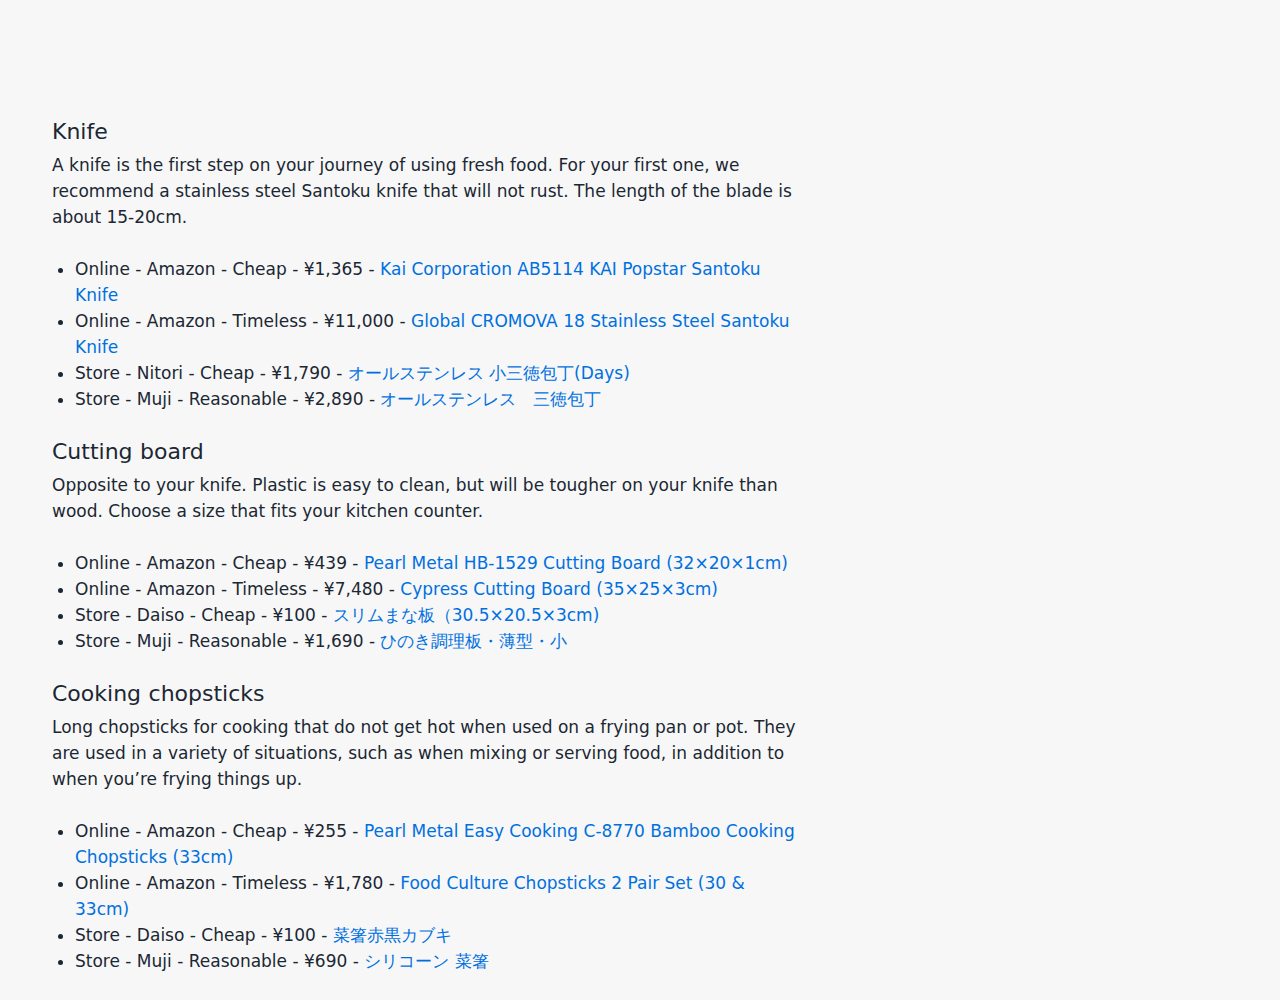
<file: module-02/index.html>
<!DOCTYPE html>
<html xmlns="http://www.w3.org/1999/xhtml" lang="" xml:lang="">
<head>
  <meta charset="utf-8" />
  <meta name="generator" content="pandoc-markdown-css-theme" />
  <meta name="viewport" content="width=device-width, initial-scale=1.0, user-scalable=yes" />
  <title>index</title>
  <link rel="stylesheet" href="../css/theme.css" />
  <link rel="stylesheet" href="../css/skylighting-solarized-theme.css" />
</head>
<body>

<header>
<h1 class="title"></h1>
<blockquote class="metadata">
</blockquote>
</header>


<main>
<h2 id="knife">Knife</h2>
<p>A knife is the first step on your journey of using fresh food. For your first one, we recommend a stainless steel Santoku knife that will not rust. The length of the blade is about 15-20cm.</p>
<ul>
<li>Online - Amazon - Cheap - ¥1,365 - <a href="https://amzn.asia/d/azQhXry">Kai Corporation AB5114 KAI Popstar Santoku Knife</a></li>
<li>Online - Amazon - Timeless - ¥11,000 - <a href="https://amzn.asia/d/dqy5QJB">Global CROMOVA 18 Stainless Steel Santoku Knife</a></li>
<li>Store - Nitori - Cheap - ¥1,790 - <a href="https://www.nitori-net.jp/ec/product/8972442s/">オールステンレス 小三徳包丁(Days)</a></li>
<li>Store - Muji - Reasonable - ¥2,890 - <a href="https://www.muji.com/jp/ja/store/cmdty/detail/4550002766429">オールステンレス　三徳包丁</a></li>
</ul>
<h2 id="cutting-board">Cutting board</h2>
<p>Opposite to your knife. Plastic is easy to clean, but will be tougher on your knife than wood. Choose a size that fits your kitchen counter.</p>
<ul>
<li>Online - Amazon - Cheap - ¥439 - <a href="https://amzn.asia/d/abpKqkM">Pearl Metal HB-1529 Cutting Board (32×20×1cm)</a></li>
<li>Online - Amazon - Timeless - ¥7,480 - <a href="https://amzn.asia/d/97CQtSQ">Cypress Cutting Board (35×25×3cm)</a></li>
<li>Store - Daiso - Cheap - ¥100 - <a href="https://jp.daisonet.com/collections/kitchen0213/products/4984355712435">スリムまな板（30.5×20.5×3cm)</a></li>
<li>Store - Muji - Reasonable - ¥1,690 - <a href="https://www.muji.com/jp/ja/store/cmdty/detail/4547315254385">ひのき調理板・薄型・小</a></li>
</ul>
<h2 id="cooking-chopsticks">Cooking chopsticks</h2>
<p>Long chopsticks for cooking that do not get hot when used on a frying pan or pot. They are used in a variety of situations, such as when mixing or serving food, in addition to when you’re frying things up.</p>
<ul>
<li>Online - Amazon - Cheap - ¥255 - <a href="https://amzn.asia/d/15hdnz6">Pearl Metal Easy Cooking C-8770 Bamboo Cooking Chopsticks (33cm)</a></li>
<li>Online - Amazon - Timeless - ¥1,780 - <a href="https://amzn.asia/d/epzvZ7N">Food Culture Chopsticks 2 Pair Set (30 &amp; 33cm)</a></li>
<li>Store - Daiso - Cheap - ¥100 - <a href="https://jp.daisonet.com/products/4549131524826?_pos=19&amp;_sid=a304a2211&amp;_ss=r">菜箸赤黒カブキ</a></li>
<li>Store - Muji - Reasonable - ¥690 - <a href="https://www.muji.com/jp/ja/store/cmdty/detail/4550344594940">シリコーン 菜箸</a></li>
</ul>
</main>

<script>
;(function() {
  // Non-essential if user has JavaScript off. Just makes checkboxes look nicer.
  var selector = '.task-list > li > input[type="checkbox"]';
  var checkboxes = document.querySelectorAll(selector);
  Array.from(checkboxes).forEach((checkbox) => {
    var wasChecked = checkbox.checked;
    checkbox.disabled = false;
    checkbox.addEventListener('click', (ev) => {ev.target.checked = wasChecked});
  });
})();
</script>
<script type="module">
import { todoItems, todoIdentifierFrom } from "/js/todo-items.js";
;(function() {
  // HACK: Only enable the checklist for Module 01
  if (document.title !== "Module 01") {
    return;
  }

  let checklist = document.getElementById('checklist');
  let checklistTitle = document.getElementById('checklist-title');
  let checklistItemTemplate = document.getElementById('checklist-item-template');

  checklist.removeAttribute("hidden");
  checklistTitle.removeAttribute("hidden");

  todoItems.forEach(function(todoItem) {
    const todoIdentifier = todoIdentifierFrom(todoItem);
    const todoName = todoItem["name"];
    let newChecklistItem = checklistItemTemplate.cloneNode(true);
    newChecklistItem.setAttribute("id", "checklist-item-" + todoIdentifier);
    newChecklistItem.removeAttribute("hidden");
    let newChecklistItemInput = newChecklistItem.querySelector("input");
    const newChecklistItemInputID = "checklist-item-input-" + todoIdentifier
    newChecklistItemInput.setAttribute("id", newChecklistItemInputID);
    newChecklistItemInput.setAttribute("name", todoIdentifier);
    let newChecklistItemLabel = newChecklistItem.querySelector("label");
    newChecklistItemLabel.setAttribute("for", newChecklistItemInputID);
    newChecklistItemLabel.innerHTML = todoName;

    // check the local storage for the saved value
    const savedValue = localStorage.getItem(todoIdentifier);

    // if a saved value exists, update the checkbox state
    if (savedValue !== null) {
      newChecklistItemInput.checked = (savedValue === 'true');
    } else {
      newChecklistItemInput.checked = false;
    }

    // add an event listener to the checkbox element
    newChecklistItemInput.addEventListener('change', function() {
      // get the current state of the checkbox
      const isChecked = newChecklistItemInput.checked.toString();

      // save the current state to local storage
      localStorage.setItem(todoIdentifier, isChecked);
    });

    checklist.appendChild(newChecklistItem);
  });
})();
</script>
</body>
</html>
</file>
<file: css/theme.css>
/* ----- Global settings ----------------------------------------------- {{{ */

:root {
  /* --- Colors --- */

  --background-color: #F7F7F7;

  --color-text: #1b2733;
  --color-text-secondary: #637282;
  --color-link: #0070e0;
  --color-sidenote: #616970;

  --highlight-red: #ea9999;
  --highlight-yellow: #ffe599;
  --highlight-green: #b6d7a8;
  --highlight-blue: #a4c2f4;
  --highlight-purple: #b4a7d6;

  --color-inline-code: #1b2733;
  --color-inline-code-bg: #f3f3f8;

  --color-border: #dfdfd0;
  --color-border-heavy: #ccccd4;

  --color-table-heading: #f3f3fb;

  /* --- Text --- */

  --font-family-prose: system-ui,-apple-system,BlinkMacSystemFont,"Segoe UI",Roboto,Oxygen,Ubuntu,Cantarell,"Open Sans","Helvetica Neue",sans-serif;
  --font-family-heading: system-ui,-apple-system,BlinkMacSystemFont,"Segoe UI",Roboto,Oxygen,Ubuntu,Cantarell,"Open Sans","Helvetica Neue",sans-serif;
  --font-family-code: Menlo, monospace;
  --side-note-number-font-family: var(--font-family-prose);

  --line-height: 26px;
  --font-size: 17px;

  --inline-code-font-size: 15px;
  --code-block-font-size: 14px;
  --code-block-side-padding: 8px;
  --line-numbers-font-size: 12px;

  --tight-code-line-height: 18px;
  --tight-code-padding-top: 5px;

  --side-note-line-height: 20px;
  --side-note-font-size: 13px;
  --side-note-code-font-size: 13px;
  --side-note-baseline-offset: 4px;
  --side-note-sup-offset: -6px;
  --side-note-number-hang-left: -6px;
  --side-note-text-indent: -9px;

  --heading-font-weight: 500;

  --title-font-size: 42px;
  --title-code-font-size: 40px;
  --title-line-height: 48px;
  --title-margin-top: 92px;

  --h1-font-size: 32px;
  --h1-code-font-size: 29px;
  --h1-line-height: 36px;
  --h1-word-spacing: 1px;
  --h1-margin-top: 30px;
  --h1-margin-bottom: 12px;

  --h2-font-size: 22px;
  --h2-code-font-size: 20px;
  --h2-line-height: 28px;
  --h2-word-spacing: 0.5px;
  --h2-margin-top: 18px;
  --h2-margin-bottom: 6px;

  --h2-module-progress-font-size: 15px;
  --h2-module-progress-margin-left: 4px;

  --ul-indent-size: 23px;
  --ol-indent-size: 19px;
  --ol-li-padding-left: 4px;

  --hr-margin-top: 18px;
  --hr-margin-bottom: calc(var(--line-height) - var(--hr-margin-top) - 1px);

  --extra-wide-scale-factor: 1.5;

  --figcaption-line-height: 21px;
  --figcaption-font-size: 14px;
  --figcaption-code-font-size: 13px;
  --figcaption-gap: 6px;
  --captioned-figure-gap: 10px;

  --table-line-height: 21px;
  --table-font-size: 14px;
  --table-code-font-size: 13px;

  --nav-toc-font-size: 12px;
  --nav-toc-code-font-size: 12px;
  --nav-toc-indent: 15px;
  --nav-toc-baseline-offset: 2px;

  /* --- Layout --- */

  --main-width: 745px;
  /* The name doesn't indicate it, but this variable actually specifies an
   * effective minimum width. (It didn't previously behave this way, but the
   * change to do so was made in a backwards-compatible way, so the variable
   * was not renamed.)
   **/
  --main-width-narrow: 550px;
  --side-note-max-width: 300px;

}

@media (prefers-color-scheme: dark) {
  :root {
    --background-color: #1A1717;

    --color-text: #f7f5f2;
    --color-text-secondary: #9d9b99;
    --color-link: #2994ff;
    --color-sidenote: #b4b2af;

    --highlight-red: #660000;
    --highlight-yellow: #7f6000;
    --highlight-green: #274e13;
    --highlight-blue: #1c4587;
    --highlight-purple: #351c75;

    --color-inline-code: #f7f5f2;
    --color-inline-code-bg: #242121;

    --color-border: #393635;
    --color-border-heavy: #524f4d;

    --color-table-heading: #242121;
  }
}

*, *:after, *:before {
  box-sizing: border-box;
  margin: 0;
  padding: 0;
  -webkit-tap-highlight-color: rgba(0,0,0,0);
  -webkit-font-smoothing: antialiased;
  -moz-osx-font-smoothing: grayscale;
}

html {
  /* https://github.com/edwardtufte/tufte-css/issues/81#issuecomment-261953409 */
  -webkit-text-size-adjust: 100%;
}

body {
  font-family: var(--font-family-prose);
  color: var(--color-text);
  font-size: var(--font-size);
  line-height: var(--line-height);
  -webkit-font-variant-ligatures: no-common-ligatures;
  font-variant-ligatures: no-common-ligatures;

  /* Safari-only right now (macOS, iOS) but looks so good. */
  hanging-punctuation: first;

  margin: 0;
  padding: 0;
  padding-top: var(--title-margin-top);
  width: 100%;

  background-color: var(--background-color);
}

@media print {
  body {
    background-color: initial;
  }
}

/* }}} */
/* ----- Utility classes -----------------------------------------------  {{{ */
.only-light-mode {
  display: inherit;
}
.only-dark-mode {
  display: none;
}

@media (prefers-color-scheme: dark) {
  .only-light-mode {
    display: none;
  }
  .only-dark-mode {
    display: inherit;
  }
}
/* }}} */
/* ----- Side notes and margin notes ----------------------------------- {{{ */
/* --- Side note text and numbering --- {{{ */

.sidenote,
.marginnote {
  color: var(--color-sidenote);

  font-size: var(--side-note-font-size);
  line-height: var(--side-note-line-height);
  vertical-align: baseline;

  /* Align first baseline to body. */
  margin-top: var(--side-note-baseline-offset);
}

.sidenote code,
.marginnote code {
  color: var(--color-sidenote);
}

main {
  counter-reset: sidenote-counter;
}

.sidenote-number {
  counter-increment: sidenote-counter;
}

.sidenote-number:after,
.sidenote:before {
  content: counter(sidenote-counter);
  position: relative;
}

nav#TOC label.toc-toggle-label,
label.margin-toggle:not(.sidenote-number),
.sidenote-number:after,
.sidenote:before,
.footnote-ref sup,
sup {
  font-size: var(--side-note-font-size);
  font-weight: 700;
  font-family: var(--side-note-number-font-family);
  -webkit-font-feature-settings: "tnum" 1;
  font-feature-settings: "tnum" 1;

  /* Mimic 'vertical-align: super' (browser style for sup tag)
   * without causing a gap in our text's implicit grid. */
  vertical-align: baseline;
  position: relative;
  top: var(--side-note-sup-offset);
}

sup {
  font-weight: inherit;
}

/* Make the superscript hang. */
.sidenote:before { left: var(--side-note-number-hang-left); }
/* Get first first column of first row to line up with other rows. */
.sidenote { text-indent: var(--side-note-text-indent); }

/*}}} */
/* --- Side note input controls --- {{{ */

input.margin-toggle {
    display: none;
}
label.margin-toggle:not(.sidenote-number) {
    display: none;
}
label.sidenote-number {
    display: inline;
}

/* Unfortunately, variables aren't in scope here.
 * See calculations in Horizontal layouting.
 */
@media screen and (max-width: calc(26px + 550px + 26px + 169px + 26px - 1px)) {
  .margin-toggle:checked + .sidenote,
  .margin-toggle:checked + .marginnote {
    margin-top: var(--side-note-line-height);
    vertical-align: baseline;
  }

  label.margin-toggle {
    color: var(--color-link);
  }

  label.margin-toggle:not(.sidenote-number) {
    display: inline;
  }

  label {
    cursor: pointer;
  }
}

/* }}} */
/* }}} */
/* ----- Headings ------------------------------------------------------ {{{ */

h1, h2 {
  font-family: var(--font-family-heading);
  font-weight: var(--heading-font-weight);
}

h4, h5, h6 {
  font-weight: normal;
}

h1.title {
  margin-top: var(--line-height);
  margin-bottom: var(--line-height);
  font-size: var(--title-font-size);
  line-height: var(--title-line-height);
}

h1.title code {
  font-size: var(--title-code-font-size);
}

h1:not(.title) {
  font-size: var(--h1-font-size);
  line-height: var(--h1-line-height);
  word-spacing: var(--h1-word-spacing);

  margin-top: var(--h1-margin-top);
  margin-bottom: var(--h1-margin-bottom);
}

h1:not(.title) code {
  font-size: var(--h1-code-font-size);
}

h2 {
  font-size: var(--h2-font-size);
  line-height: var(--h2-line-height);
  word-spacing: var(--h2-word-spacing);

  margin-top: var(--h2-margin-top);
  margin-bottom: var(--h2-margin-bottom);
}

h2 code {
  font-size: var(--h2-code-font-size);
}

h2 span.module-progress {
  font-size: var(--h2-module-progress-font-size);
  margin-left: var(--h2-module-progress-margin-left);
  color: var(--color-text-secondary);
}

h3 {
  font-size: var(--font-size);
  line-height: var(--line-height);
  font-weight: bold;
}

h1:not(.title) + *, h1:not(.title) + p { margin-top: var(--h1-margin-bottom); }
h2 + *, h2 + p                         { margin-top: var(--h2-margin-bottom); }
h3 + *, h3 + p                         { margin-top: 0; }

/* }}} */
/* ----- Prose --------------------------------------------------------- {{{ */

p, main > ul, main > ol, div.sourceCode, main > pre, img, table {
  margin-top: var(--line-height);
  margin-bottom: var(--line-height)
}

ul:not(.task-list) {
  margin-left: var(--ul-indent-size);
}
ol {
  margin-left: var(--ol-indent-size);
}

ul.task-list {
  list-style: none;
  margin-left: var(--ul-indent-size);
}

ul.task-list > li {
  position: relative;
}

ul.task-list > li > input[type="checkbox"] {
  position: absolute;
  left: calc(-1 * var(--ul-indent-size));
  height: var(--line-height);
}

ol > li {
  padding-left: var(--ol-li-padding-left);
}

ol                         { list-style-type: decimal; }
ol ol                      { list-style-type: lower-alpha; }
ol ol ol                   { list-style-type: lower-roman; }
ol ol ol ol                { list-style-type: decimal; }
ol ol ol ol ol             { list-style-type: lower-alpha; }
ol ol ol ol ol ol          { list-style-type: lower-roman; }
ol ol ol ol ol ol ol       { list-style-type: decimal; }
ol ol ol ol ol ol ol ol    { list-style-type: lower-alpha; }
ol ol ol ol ol ol ol ol ol { list-style-type: lower-roman; }

ul                         { list-style-type: disc; }
ul ul                      { list-style-type: circle; }
ul ul ul                   { list-style-type: square; }
ul ul ul ul                { list-style-type: disc; }
ul ul ul ul ul             { list-style-type: circle; }
ul ul ul ul ul ul          { list-style-type: square; }
ul ul ul ul ul ul ul       { list-style-type: disc; }
ul ul ul ul ul ul ul ul    { list-style-type: circle; }
ul ul ul ul ul ul ul ul ul { list-style-type: square; }

blockquote {
  border-left: 1px solid var(--color-text-secondary);
  padding-left: 1.5rem;

  font-style: italic;
}

blockquote > p {
  margin-top: 0;
}

blockquote em, blockquote i, blockquote .sidenote-wrapper {
  font-style: normal;
}

hr {
  margin-top: var(--hr-margin-top);
  margin-bottom: var(--hr-margin-bottom);
  border-style: solid;
  color: var(--color-border-heavy);
  border-width: 1px 0 0;
}

a code, a:link code, a:visited code,
a, a:link, a:visited {
  color: var(--color-link);
  text-decoration: none;
}

a:hover {
  text-decoration: underline;
}

span.mark, mark {
  /* Reset browser styles */
  color: inherit;

  padding: 2px 0 1px;
}
span.mark.red,    mark.red    { background-color: var(--highlight-red);    }
span.mark.yellow, mark.yellow { background-color: var(--highlight-yellow); }
span.mark.green,  mark.green  { background-color: var(--highlight-green);  }
span.mark.blue,   mark.blue   { background-color: var(--highlight-blue);   }
span.mark.purple, mark.purple { background-color: var(--highlight-purple); }

.subtitle {
  margin-top: 0;
}
.author, .date {
  margin-top: 0;
  margin-bottom: 0;
}
.signoff {
  margin-top: calc(4 * var(--line-height));
  margin-bottom: calc(4 * var(--line-height));
}

/* Pandoc utility classes */
span.smallcaps{ font-variant: small-caps; }
span.underline{ text-decoration: underline; }

.katex-display {
  background: var(--background-color);
  transform: translateZ(0px);
}

@media print {
  .katex-display {
    background-color: initial;
  }
}

/* }}} */
/* ----- Code ---------------------------------------------------------- {{{ */

/* Pandoc code blocks with a language look like div.sourceCode > pre.sourceCode
 * Otherwise, it's just a pre (without .sourceCode)
 *
 * The 'code' element is tricky because it's used for inline code and code in a
 * pre.
 */

code {
  font-family: var(--font-family-code);

  word-spacing: normal;

  /* Only for inline code */
  color: var(--color-inline-code);
  background-color: var(--color-inline-code-bg);
  font-size: var(--inline-code-font-size);
  margin: 0;
  padding: 2px 0 1px;
  border: 1px solid var(--color-border);
  border-radius: 1px;
}

.sidenote code,
.marginnote code {
  font-size: var(--side-note-code-font-size);
}

pre code {
  /* Reset some changes meant to be inline-only */
  color: inherit;
  background-color: inherit;
  font-size: var(--code-block-font-size);
  line-height: var(--line-height);
  margin: initial;
  padding: initial;
  border: initial;
  border-radius: initial;
}

pre > code {
  position: relative; /* For line highlights */
  display: inline-block;
  min-width: 100%;
  z-index: 1;

  white-space: pre-wrap;

  padding: 0 var(--code-block-side-padding);
}

code.sourceCode::selection {
  /* Prevent bug where far right edge of text box shows as selected. */
  background: transparent;
}

.wide > pre, .wide > div.sourceCode {
  /* Put this in front of the table of contents */
  transform: translateZ(0px);
}

.wide pre > code {
  white-space: pre;
}

pre.numberSource code {
  counter-reset: source-line 0;
}

pre > code.sourceCode > span {
  line-height: var(--line-height);

  display: inline-block;
  min-width: 100%;
}

div.sourceCode {
  /* Need to make room for line numbers (even if they're not going to be used).
   * Width doesn't matter, just needs to be big enough to hold the largest line
   * number. */
  --line-numbers-width: calc(4 * var(--line-numbers-font-size));
  --line-numbers-negative-width: calc(-1 * var(--line-numbers-width));
  margin-left: var(--line-numbers-negative-width);
}
div.sourceCode > pre {
  margin-left: var(--line-numbers-width);
}
pre.numberSource > code.sourceCode > span {
  counter-increment: source-line;
  padding-left: var(--line-numbers-width);
  text-indent: var(--line-numbers-negative-width);
  position: relative;
  left: var(--line-numbers-negative-width);
}
pre.numberSource > code.sourceCode > span > a:first-child::before {
  -webkit-touch-callout: none;
  -webkit-user-select: none;
  -khtml-user-select: none;
  -moz-user-select: none;
  -ms-user-select: none;
  user-select: none;

  content: counter(source-line);
  font-size: var(--line-numbers-font-size);
  text-decoration: none;

  position: relative;
  text-align: right;
  display: inline-block;

  padding: 0 calc(2 * var(--code-block-side-padding));
  width: var(--line-numbers-width);
}
pre > code.sourceCode > span > a:first-child::before:hover {
  text-decoration: underline;
}

/* Utility class for code blocks that contain things like box drawing characters, where it's nice for things to touch. */
.tight-code pre,
pre.tight-code {
  padding-top: var(--tight-code-padding-top);
}

pre.tight-code code,
.tight-code pre code,
.tight-code pre > code.sourceCode > span,
pre.tight-code > code.sourceCode > span {
  line-height: var(--tight-code-line-height);
}

/* --- Code line highlights --- {{{ */
/* I used some code I contributed to owickstrom's pandoc-emphasize-code[1] as
 * inspiration for these changes.
 *
 * The novel part is using :nth-of-type(...) selectors and CSS classes, instead
 * of needing a pandoc filter. This means that we can stick with pandoc's
 * default syntax highlighter, and not need to requirer JavaScript for syntax
 * highlighting. It has the obvious limitation that it places a fixed limit on
 * lines that can be highlighted, but these additional CSS styles are easy
 * enough to write, so anyone who needs more lines can write their own
 * stylesheet and include it to add more after the fact.
 *
 * [1] https://github.com/owickstrom/pandoc-emphasize-code/pull/3
 */

pre > code.sourceCode > span::after {
  position: absolute;
  background-color: var(--color-code-highlight-bg);
  z-index: -1;
  left: calc(var(--line-numbers-width) - var(--code-block-side-padding));
  right: calc(var(--line-numbers-negative-width) - var(--code-block-side-padding));
  top: 0;
  height: 100%;
}

pre.hl-1  > code.sourceCode > span:nth-of-type(1)::after  { content: ""; }
pre.hl-2  > code.sourceCode > span:nth-of-type(2)::after  { content: ""; }
pre.hl-3  > code.sourceCode > span:nth-of-type(3)::after  { content: ""; }
pre.hl-4  > code.sourceCode > span:nth-of-type(4)::after  { content: ""; }
pre.hl-5  > code.sourceCode > span:nth-of-type(5)::after  { content: ""; }
pre.hl-6  > code.sourceCode > span:nth-of-type(6)::after  { content: ""; }
pre.hl-7  > code.sourceCode > span:nth-of-type(7)::after  { content: ""; }
pre.hl-8  > code.sourceCode > span:nth-of-type(8)::after  { content: ""; }
pre.hl-9  > code.sourceCode > span:nth-of-type(9)::after  { content: ""; }
pre.hl-10 > code.sourceCode > span:nth-of-type(10)::after { content: ""; }
pre.hl-11 > code.sourceCode > span:nth-of-type(11)::after { content: ""; }
pre.hl-12 > code.sourceCode > span:nth-of-type(12)::after { content: ""; }
pre.hl-13 > code.sourceCode > span:nth-of-type(13)::after { content: ""; }
pre.hl-14 > code.sourceCode > span:nth-of-type(14)::after { content: ""; }
pre.hl-15 > code.sourceCode > span:nth-of-type(15)::after { content: ""; }
pre.hl-16 > code.sourceCode > span:nth-of-type(16)::after { content: ""; }
pre.hl-17 > code.sourceCode > span:nth-of-type(17)::after { content: ""; }
pre.hl-18 > code.sourceCode > span:nth-of-type(18)::after { content: ""; }
pre.hl-19 > code.sourceCode > span:nth-of-type(19)::after { content: ""; }
pre.hl-20 > code.sourceCode > span:nth-of-type(20)::after { content: ""; }
pre.hl-21 > code.sourceCode > span:nth-of-type(21)::after { content: ""; }
pre.hl-22 > code.sourceCode > span:nth-of-type(22)::after { content: ""; }
pre.hl-23 > code.sourceCode > span:nth-of-type(23)::after { content: ""; }
pre.hl-24 > code.sourceCode > span:nth-of-type(24)::after { content: ""; }
pre.hl-25 > code.sourceCode > span:nth-of-type(25)::after { content: ""; }
pre.hl-26 > code.sourceCode > span:nth-of-type(26)::after { content: ""; }
pre.hl-27 > code.sourceCode > span:nth-of-type(27)::after { content: ""; }
pre.hl-28 > code.sourceCode > span:nth-of-type(28)::after { content: ""; }
pre.hl-29 > code.sourceCode > span:nth-of-type(29)::after { content: ""; }
pre.hl-30 > code.sourceCode > span:nth-of-type(30)::after { content: ""; }
pre.hl-31 > code.sourceCode > span:nth-of-type(31)::after { content: ""; }
pre.hl-32 > code.sourceCode > span:nth-of-type(32)::after { content: ""; }
pre.hl-33 > code.sourceCode > span:nth-of-type(33)::after { content: ""; }
pre.hl-34 > code.sourceCode > span:nth-of-type(34)::after { content: ""; }
pre.hl-35 > code.sourceCode > span:nth-of-type(35)::after { content: ""; }
pre.hl-36 > code.sourceCode > span:nth-of-type(36)::after { content: ""; }
pre.hl-37 > code.sourceCode > span:nth-of-type(37)::after { content: ""; }
pre.hl-38 > code.sourceCode > span:nth-of-type(38)::after { content: ""; }
pre.hl-39 > code.sourceCode > span:nth-of-type(39)::after { content: ""; }
pre.hl-40 > code.sourceCode > span:nth-of-type(40)::after { content: ""; }

/* }}} */

/* }}} */
/* ----- Images and figures -------------------------------------------- {{{ */

/* There's only a figure if there's a caption. Tighten things up. */
figure {
  margin-bottom: var(--captioned-figure-gap);
}

figure + p {
  margin-top: var(--captioned-figure-gap);
}

figure > img, figure > pre, figure > div.sourceCode {
  margin-bottom: var(--figcaption-gap);
}

img {
  width: 100%;
  display: block;
}

.wide img {
  /* Put this in front of the table of contents */
  transform: translateZ(0px);
}

figcaption {
  font-size: var(--figcaption-font-size);
  line-height: var(--figcaption-line-height);
  font-style: italic;
  text-align: center;
  color: var(--color-text-secondary);
}

.left-align-caption figcaption {
  text-align: left;
}

figcaption code {
  font-size: var(--figcaption-code-font-size);
}

/* }}} */
/* ----- Tables -------------------------------------------------------- {{{ */

table {
  -webkit-font-feature-settings: "tnum" 1;
  font-feature-settings: "tnum" 1;

  font-size: var(--table-font-size);
  line-height: var(--table-line-height);

  border-spacing: 0;
  border-collapse: collapse;
  border: 1px solid var(--color-border-heavy);

  width: 100%;

  /* Solid background to occlude table of contents */
  background-color: var(--background-color);
}

@media print {
  table {
    background-color: initial;
  }
}

table code {
  font-size: var(--table-code-font-size);
}

table pre code {
  font-size: inherit;
}

.wide table {
  /* Put this in front of the table of contents */
  transform: translateZ(0px);
}

table td, table th {
  border: 1px solid var(--color-border-heavy);
  padding: 5px 8px;
  min-width: 100px;
}
table th {
  background-color: var(--color-table-heading);
}

table > caption {
  caption-side: bottom;
  margin-top: var(--figcaption-gap);
  margin-bottom: calc(var(--captioned-figure-gap) - var(--line-height));
  font-size: var(--figcaption-font-size);
  line-height: var(--figcaption-line-height);
  font-style: italic;
  text-align: center;
  color: var(--color-text-secondary);
}

.left-align-caption table > caption {
  text-align: left;
}

table > caption code {
  font-size: var(--figcaption-code-font-size);
}

/* --- Notes are just single cell tables --- */

.note table {
  font-size: inherit;
  line-height: inherit;
}
.note table, .note td {
  border: none;
}

.note.red    td { background: var(--highlight-red); }
.note.yellow td { background: var(--highlight-yellow); }
.note.green  td { background: var(--highlight-green); }
.note.blue   td { background: var(--highlight-blue); }
.note.purple td { background: var(--highlight-purple); }

/* }}} */
/* ----- Table of contents --------------------------------------------- {{{ */

.date.before-toc {
  padding-bottom: var(--line-height);
}

nav#TOC {
  margin-bottom: var(--line-height);
  border-left: 1px solid var(--color-text-secondary);
  padding-left: 1.5rem;
}

nav#TOC input.toc-toggle-input {
  display: none;
}

nav#TOC label.toc-toggle-label {
  color: var(--color-link);
  cursor: pointer;
}

nav#TOC > ul {
  display: none;
}

nav#TOC > input:checked ~ ul {
  display: block;
}

@media print {
  nav#TOC > input + ul {
    display: block;
  }
}

/* Unfortunately, variables aren't in scope here.
 * 745px = --main-width
 * 52px = 2 * --line-height
 * 206px = side note min width
 */
@media screen and (min-width: calc(745px + 2 * (52px + 206px + 52px) - 1px)) {
  header {
    margin-bottom: var(--line-height);
  }

  .date.before-toc {
    padding-bottom: initial;
  }

  nav#TOC {
    /* Unset some styles for small screen width */
    margin-bottom: initial;
    border-left: initial;
    padding-left: initial;

    position: sticky;
    margin-top: calc(var(--nav-toc-baseline-offset));
    float: left;
    top: var(--line-height);

    font-size: var(--nav-toc-font-size);
    color: var(--color-text-secondary);

    margin-left: var(--line-height);

    max-width: calc((100vw - var(--main-width)) / 2 - 2 * var(--line-height));
    max-height: calc(100vh - 2 * var(--line-height));
    overflow-y: auto;
  }

  nav#TOC label.toc-toggle-label {
    display: none;
  }

  nav#TOC ul {
    display: block;
    list-style: none;
    margin-left: var(--nav-toc-indent);
  }
  nav#TOC > ul {
    margin-left: 0;
  }

  nav#TOC li {
    white-space: nowrap;
    overflow: hidden;
    text-overflow: ellipsis;
  }

  nav#TOC code {
    font-size: var(--nav-toc-code-font-size);
  }

  nav#TOC code,
  nav#TOC a,
  nav#TOD a:link,
  nav#TOD a:visited {
    color: var(--color-text-secondary);
  }

  nav#TOC a:hover,
  nav#TOC a:hover code {
    text-decoration: none;
    color: var(--color-link);
  }
}

/* }}} */
/* ----- Horizontal layouting (main, side notes, extra-wide) ----------- {{{ */

.sidenote,
.marginnote {
  float: right;
  clear: right;
  position: relative;

  width: var(--computed-width);
  max-width: var(--side-note-max-width);
  margin-right: calc(-1 * min(var(--computed-width), var(--side-note-max-width)) - var(--margin-left));
}

/* --- Side notes and table of contents always visible --- {{{ */

/* Unfortunately, variables aren't in scope here.
 * 745px = --main-width
 * 52px = 2 * --line-height
 * 206px = side note min width
 */
@media screen and (min-width: calc(745px + 2 * (52px + 206px + 52px))) {
  header,
  main,
  footer {
    max-width: var(--main-width);
  }

  header,
  main,
  footer {
    margin-left: auto;
    margin-right: auto;
  }

  .sidenote,
  .marginnote {
    --margin-left: calc(2 * var(--line-height));
    --margin-right: var(--margin-left);
    --computed-width: calc((100vw - 100%) / 2 - var(--margin-right) - var(--margin-left));
  }

  .wide {
    width: 100%;
    overflow-x: auto;
  }

  .wide.extra-wide {
    margin-left: calc((1 - var(--extra-wide-scale-factor)) / 2 * 100%);
    width: calc(var(--extra-wide-scale-factor) * 100%);
  }

  .wide.full-width {
    margin-left: calc(var(--line-height) - ((100vw - var(--main-width)) / 2));
    width: calc(100vw - 2 * var(--line-height));
  }

  .wide.extra-wide figcaption,
  .wide.extra-wide table > caption {
    margin-left: calc(((var(--extra-wide-scale-factor) - 1) / 2) * var(--main-width));
    max-width: var(--main-width);
    margin-right: calc(100% - var(--main-width) - (((var(--extra-wide-scale-factor) - 1) / 2) * var(--main-width)));
  }

  .wide.full-width figcaption,
  .wide.full-width table > caption {
    margin-left: calc((100vw - var(--main-width)) / 2 - var(--line-height));
    max-width: var(--main-width);
    margin-right: calc(100% - var(--main-width) - ((100vw - var(--main-width)) / 2 - var(--line-height)));
  }
}

/* }}} */
/* --- Side notes visibile, table of contents collapsed, double-wide margins --- {{{ */

/* Unfortunately, variables aren't in scope here.
 * 745px = --main-width
 * 52px = 2 * --line-height
 * 206px = side note min width
 */
@media screen and (min-width: calc(52px + 745px + 52px + 206px + 52px)) and (max-width: calc(745px + 2 * (52px + 206px + 52px) - 1px)) {
  header,
  nav#TOC,
  main,
  footer {
    margin-left: calc(2 * var(--line-height));
    max-width: var(--main-width);
    margin-right: auto;
  }

  .sidenote,
  .marginnote {
    --margin-left: calc(2 * var(--line-height));
    --margin-right: var(--margin-left);
    --computed-width: calc(100vw - var(--main-width) - calc(2 * var(--line-height)) - var(--margin-right) - var(--margin-left));
  }

  .wide {
    width: 100%;
    overflow-x: auto;
    overflow-y: hidden;
  }

  .wide.extra-wide {
    margin-left: calc(-1 * var(--line-height));
    width: calc(100vw - 2 * var(--line-height));
    max-width: calc(var(--extra-wide-scale-factor) * var(--main-width));
  }

  .wide.full-width {
    margin-left: calc(-1 * var(--line-height));
    width: calc(100vw - 2 * var(--line-height));
    max-width: calc(100vw - 2 * var(--line-height));
  }

  .wide.extra-wide .katex-display,
  .wide.full-width .katex-display {
    padding-left: var(--line-height);
    padding-right: var(--line-height);
  }

  .wide.extra-wide .katex-display,
  .wide.extra-wide .katex-display > .katex,
  .wide.full-width .katex-display,
  .wide.full-width .katex-display > .katex {
    text-align: left;
  }

  .wide.extra-wide figcaption,
  .wide.extra-wide table > caption,
  .wide.full-width figcaption,
  .wide.full-width table > caption {
    text-align: left;
    margin-left: var(--line-height);
    max-width: var(--main-width);
  }
}

/* }}} */
/* --- Side notes visibile, table of contents collapsed --- {{{ */

/* Unfortunately, variables aren't in scope here.
 * 550px = --main-width-narrow
 * 26px = --line-height
 * 169px = side note min width narrow
 */
@media screen and (min-width: calc(26px + 550px + 26px + 169px + 26px)) and (max-width: calc(52px + 745px + 52px + 206px + 52px - 1px)) {
  header,
  nav#TOC,
  main,
  footer {
    margin-left: var(--line-height);
    max-width: calc(max(var(--main-width-narrow), 100vw - (3 * var(--line-height)) - var(--side-note-max-width)));
    margin-right: auto;
  }

  .sidenote,
  .marginnote {
    --margin-left: var(--line-height);
    --margin-right: var(--line-height);
    --computed-width: calc(100vw - var(--main-width-narrow) - var(--line-height) - var(--margin-right) - var(--margin-left));
  }

  .wide {
    width: var(--main-width);
    overflow-x: auto;
    overflow-y: hidden;
  }

  .wide .katex-display,
  .wide .katex-display > .katex {
    text-align: left;
  }

  .wide figcaption,
  .wide table > caption {
    text-align: left;
    max-width: var(--main-width-narrow);
  }

  .wide.extra-wide,
  .wide.full-width {
    width: calc(100vw - 2 * var(--line-height));
  }
}

/* }}} */
/* --- Side notes and table of contents collapsed --- {{{ */

/* Unfortunately, variables aren't in scope here.
 * See calculations above.
 */
@media screen and (max-width: calc(26px + 550px + 26px + 169px + 26px - 1px)) {
  header,
  nav#TOC,
  main,
  footer {
    margin-left: var(--line-height);
    margin-right: var(--line-height);
  }

  .sidenote,
  .marginnote {
    display: none;
  }

  .margin-toggle:checked + .sidenote,
  .margin-toggle:checked + .marginnote {
    display: block;
    float: left;
    clear: both;
    width: 100%;
    max-width: 100%;
  }

  .wide {
    width: 100%;
    overflow-x: auto;
    overflow-y: hidden;
  }

  .wide .katex-display,
  .wide .katex-display > .katex {
    text-align: left;
  }

  .wide figcaption,
  .wide table > caption {
    text-align: left;
    max-width: calc(100vw - 2 * var(--line-height));
  }
}

/* }}} */
/* --- Paged media (print styles) --- {{{ */
@page {
  size: letter;
  margin: 0.5in;
  /* To make room for line numbers in left margin. */
  margin-left: 0.25in;
}

@media print {
  :root {
    --line-height: 18px;
    --font-size: 12px;

    --inline-code-font-size: 11px;
    --code-block-font-size: 10px;
    --code-block-side-padding: 6px;
    --line-numbers-font-size: 8.5px;

    --tight-code-line-height: 12.5px;
    --tight-code-padding-top: 2px;

    --side-note-line-height: 14px;
    --side-note-font-size: 9px;
    --side-note-code-font-size: 9px;
    --side-note-baseline-offset: 3px;
    --side-note-sup-offset: -4px;
    --side-note-number-hang-left: -4px;
    --side-note-text-indent: -6.5px;

    --title-font-size: 30px;
    --title-code-font-size: 29px;
    --title-line-height: 37px;
    --title-margin-top: 71px;

    --h1-font-size: 22px;
    --h1-code-font-size: 20px;
    --h1-line-height: 28px;
    --h1-word-spacing: 0.5px;
    --h1-margin-top: 18px;
    --h1-margin-bottom: 6px;

    --h2-font-size: 16.5px;
    --h2-code-font-size: 15px;
    --h2-line-height: 22px;
    --h2-word-spacing: 0px;
    --h2-margin-top: 14px;
    --h2-margin-bottom: 4.5px;

    --ul-indent-size: 18px;
    --ol-indent-size: 14px;

    --hr-margin-top: 14px;

    --figcaption-line-height: 16px;
    --figcaption-font-size: 10px;
    --figcaption-code-font-size: 9.5px;
    --figcaption-gap: 4.5px;
    --captioned-figure-gap: 7.5px;

    --table-line-height: 16px;
    --table-font-size: 10px;
    --table-code-font-size: 9.5px;

    --nav-toc-font-size: 8.5px;
    --nav-toc-code-font-size: 8.5px;
  }

  body {
    padding-top: 0;
    /* To make room for line numbers in left margin. */
    padding-left: 0.25in;
  }

  header,
  nav#TOC,
  main,
  footer {
    width: 5.25in;
    margin-right: auto;
  }

  .sidenote,
  .marginnote {
    width: 2in;
    margin-right: -2.25in;
  }

  .wide {
    width: 7.5in;
    overflow-x: hidden;
    overflow-y: hidden;
  }

  .wide .katex-display,
  .wide .katex-display > .katex {
    text-align: left;
  }

  .wide figcaption,
  .wide table > caption {
    text-align: left;
    width: 5.25in;
  }

  .wide pre > code {
    white-space: pre-wrap;
  }
}

h1, h2, h3 {
  page-break-after: avoid;
}

table, figure, pre, img {
  page-break-inside: avoid;
}
/* }}} */
/* }}} */

/* vim:fdm=marker
 */
</file>
<file: css/skylighting-solarized-theme.css>
:root {
  --solarized-base03:  #002b36;
  --solarized-base02:  #073642;
  --solarized-base01:  #586e75;
  --solarized-base00:  #657b83;
  --solarized-base0:   #839496;
  --solarized-base1:   #93a1a1;
  --solarized-base2:   #eee8d5;
  --solarized-base3:   #fdf6e3;
  --solarized-yellow:  #b58900;
  --solarized-orange:  #cb4b16;
  --solarized-red:     #dc322f;
  --solarized-magenta: #d33682;
  --solarized-violet:  #6c71c4;
  --solarized-blue:    #268bd2;
  --solarized-cyan:    #2aa198;
  --solarized-green:   #859900;
}

@media (prefers-color-scheme: dark) {
  :root {
    --solarized-base03: #fdf6e3;
    --solarized-base02: #eee8d5;
    --solarized-base01: #93a1a1;
    --solarized-base00: #839496;
    --solarized-base0:  #657b83;
    --solarized-base1:  #586e75;
    --solarized-base2:  #073642;
    --solarized-base3:  #002b36;
  }
}

pre, pre.numberSource {
  background: var(--solarized-base3);
  /* border: 1px solid var(--solarized-base2); */
  --color-code-highlight-bg: var(--solarized-base2);
}
pre code { color: var(--solarized-base00); }
pre.numberSource > code.sourceCode > span > a:first-child::before {
  color: var(--solarized-base1);
}
code span.kw { color: var(--solarized-green);  font-weight: normal; font-style: normal; } /* Keyword */
code span.dt { color: var(--solarized-yellow); font-weight: normal; font-style: normal; } /* DataType */
code span.dv { color: var(--solarized-cyan);   font-weight: normal; font-style: normal; } /* DecVal */
code span.bn { color: var(--solarized-cyan);   font-weight: normal; font-style: normal; } /* BaseN */
code span.fl { color: var(--solarized-cyan);   font-weight: normal; font-style: normal; } /* Float */
code span.ch { color: var(--solarized-cyan);   font-weight: normal; font-style: normal; } /* Char */
code span.st { color: var(--solarized-cyan);   font-weight: normal; font-style: normal; } /* String */
code span.co { color: var(--solarized-base1);  font-weight: normal; font-style: italic; } /* Comment */
code span.ot { color: var(--solarized-blue);   font-weight: normal; font-style: normal; } /* Other */
code span.al { color: var(--solarized-red);    font-weight: normal; font-style: normal; } /* Alert */
code span.fu { color: var(--solarized-blue);   font-weight: normal; font-style: normal; } /* Function */
code span.er { color: var(--solarized-red);    font-weight: normal; font-style: normal; } /* Error */
code span.wa { color: var(--solarized-orange); font-weight: normal; font-style: italic; } /* Warning */
code span.cn { color: var(--solarized-cyan);   font-weight: normal; font-style: normal; } /* Constant */
code span.sc { color: var(--solarized-red);    font-weight: normal; font-style: normal; } /* SpecialChar */
code span.vs { color: var(--solarized-cyan);   font-weight: normal; font-style: normal; } /* VerbatimString */
code span.ss { color: var(--solarized-red);    font-weight: normal; font-style: normal; } /* SpecialString */
code span.im { color: var(--solarized-base00); font-weight: normal; font-style: normal; } /* Import */
code span.va { color: var(--solarized-blue);   font-weight: normal; font-style: normal; } /* Variable */
code span.cf { color: var(--solarized-green);  font-weight: normal; font-style: normal; } /* ControlFlow */
code span.op { color: var(--solarized-green);  font-weight: normal; font-style: normal; } /* Operator */
code span.bu { color: var(--solarized-base00); font-weight: normal; font-style: normal; } /* BuiltIn */
code span.ex { color: var(--solarized-base00); font-weight: normal; font-style: normal; } /* Extension */
code span.pp { color: var(--solarized-orange); font-weight: normal; font-style: normal; } /* Preprocessor */
code span.at { color: var(--solarized-base00); font-weight: normal; font-style: normal; } /* Attribute */
code span.do { color: var(--solarized-base1);  font-weight: normal; font-style: italic; } /* Documentation */
code span.an { color: var(--solarized-base1);  font-weight: normal; font-style: italic; } /* Annotation */
code span.cv { color: var(--solarized-base1);  font-weight: normal; font-style: italic; } /* CommentVar */
code span.in { color: var(--solarized-base1);  font-weight: normal; font-style: italic; } /* Information */
a.sourceLine::before { text-decoration: none; }

/* pandoc diff mode */
code.diff span.kw { color: var(--solarized-yellow); font-weight: normal; font-style: normal; } /* --- lines */
code.diff span.dt { color: var(--solarized-blue);   font-weight: normal; font-style: normal; } /* +++ lines, @@ ... @@ lines */
code.diff span.st { color: var(--solarized-red);    font-weight: normal; font-style: normal; } /* - lines */
code.diff span.va { color: var(--solarized-green);  font-weight: normal; font-style: normal; } /* + lines */
</file>
